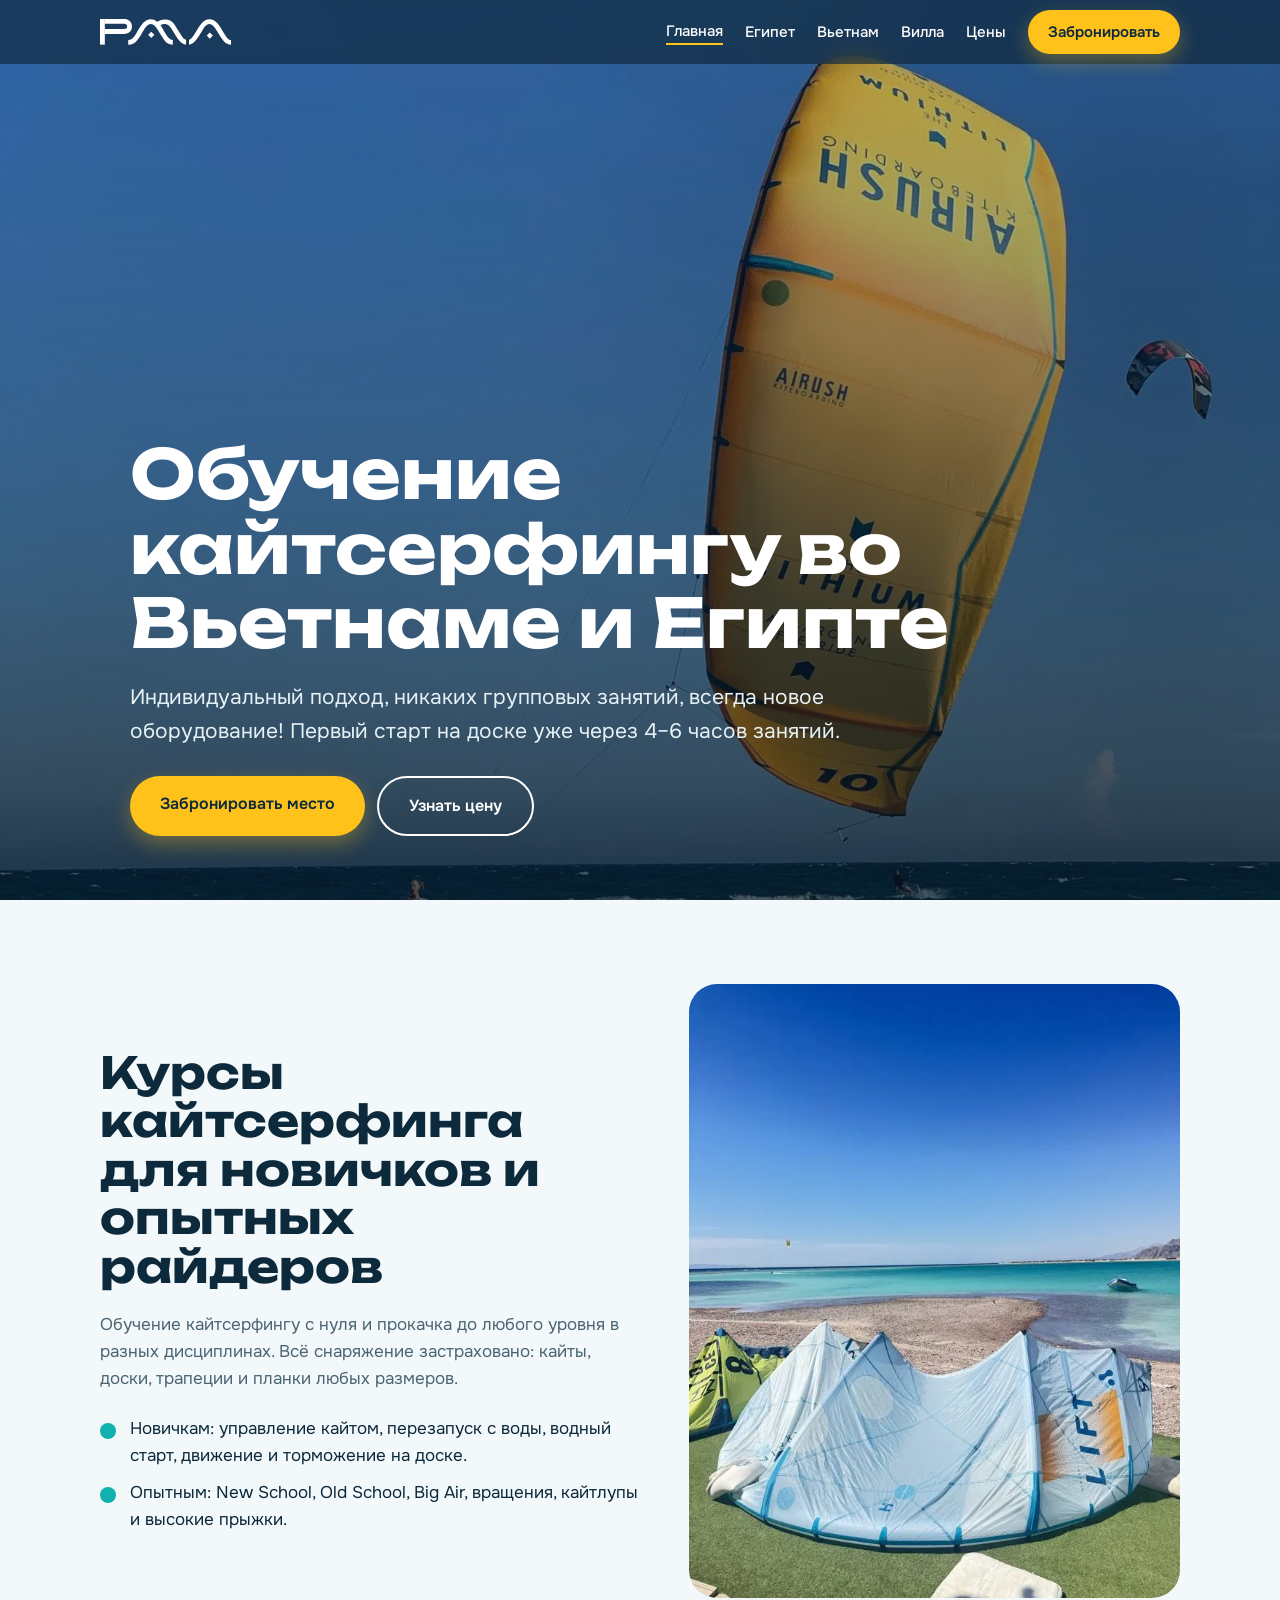
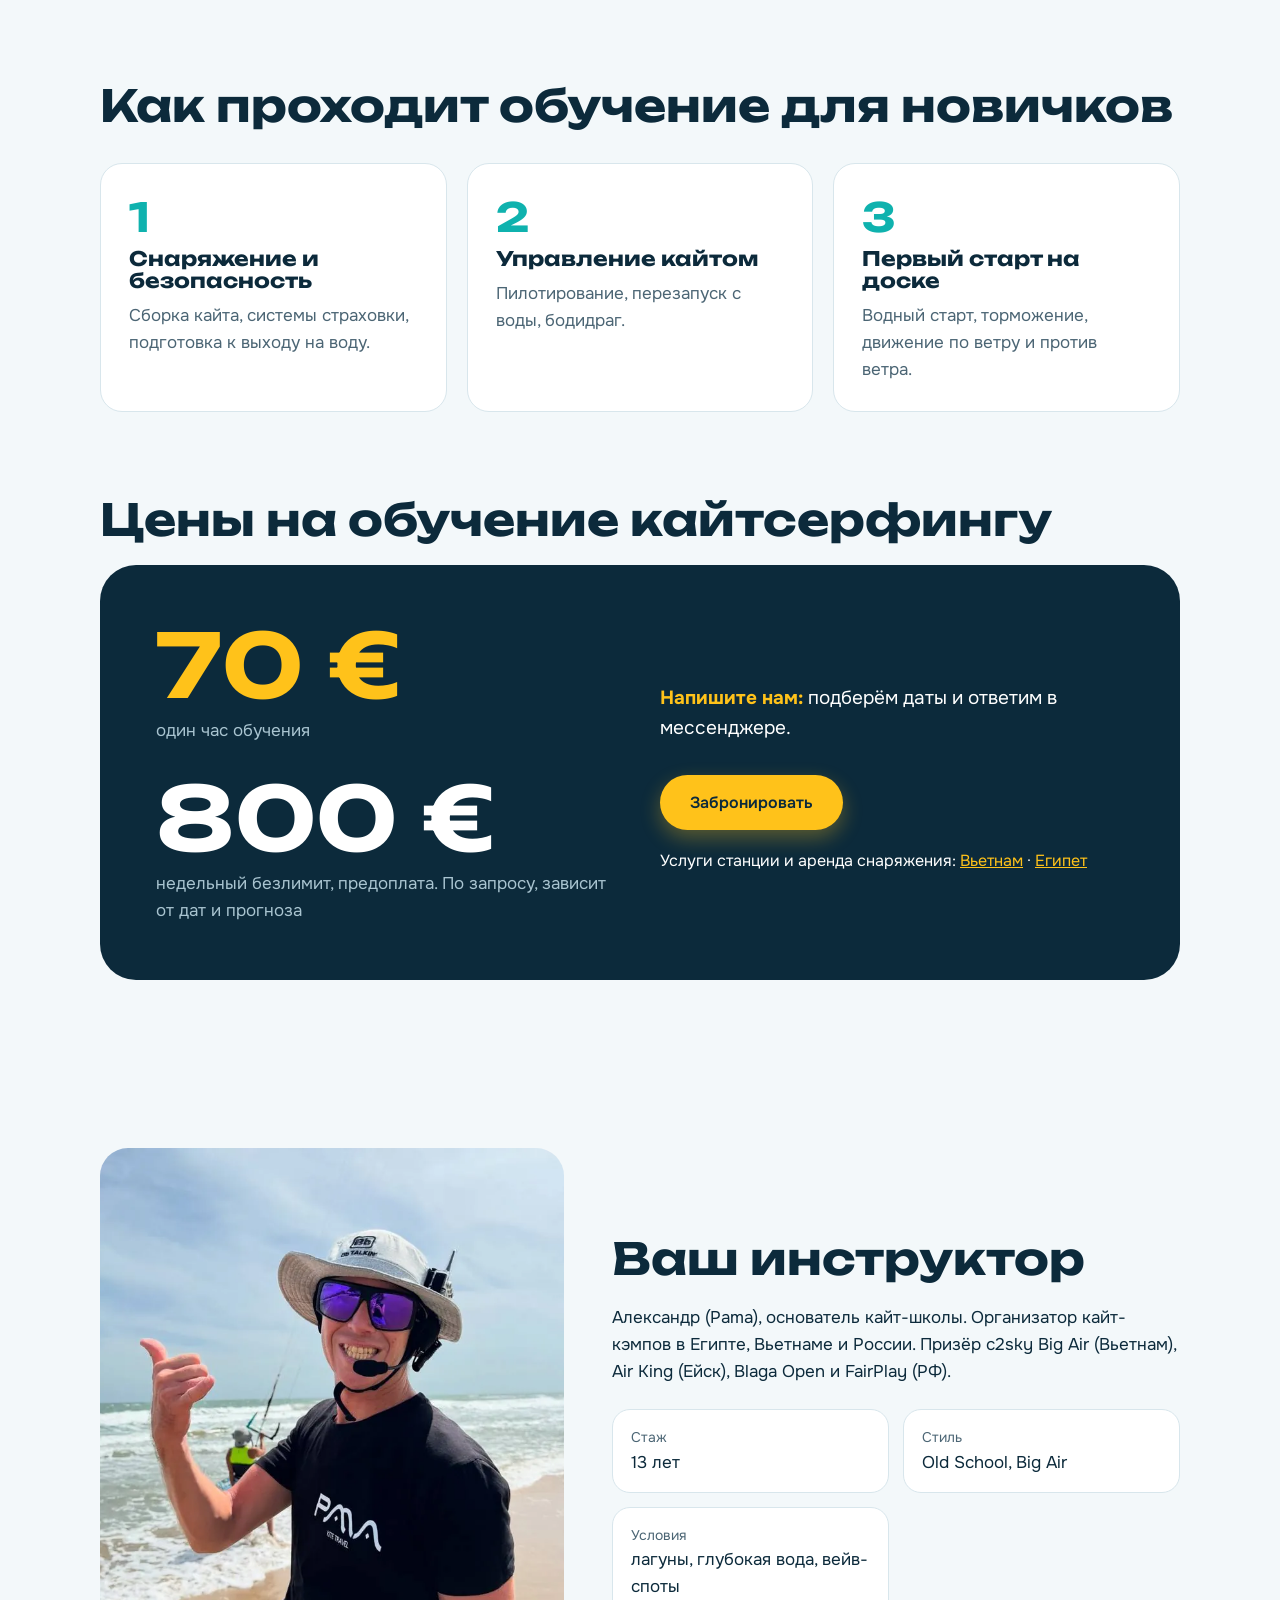
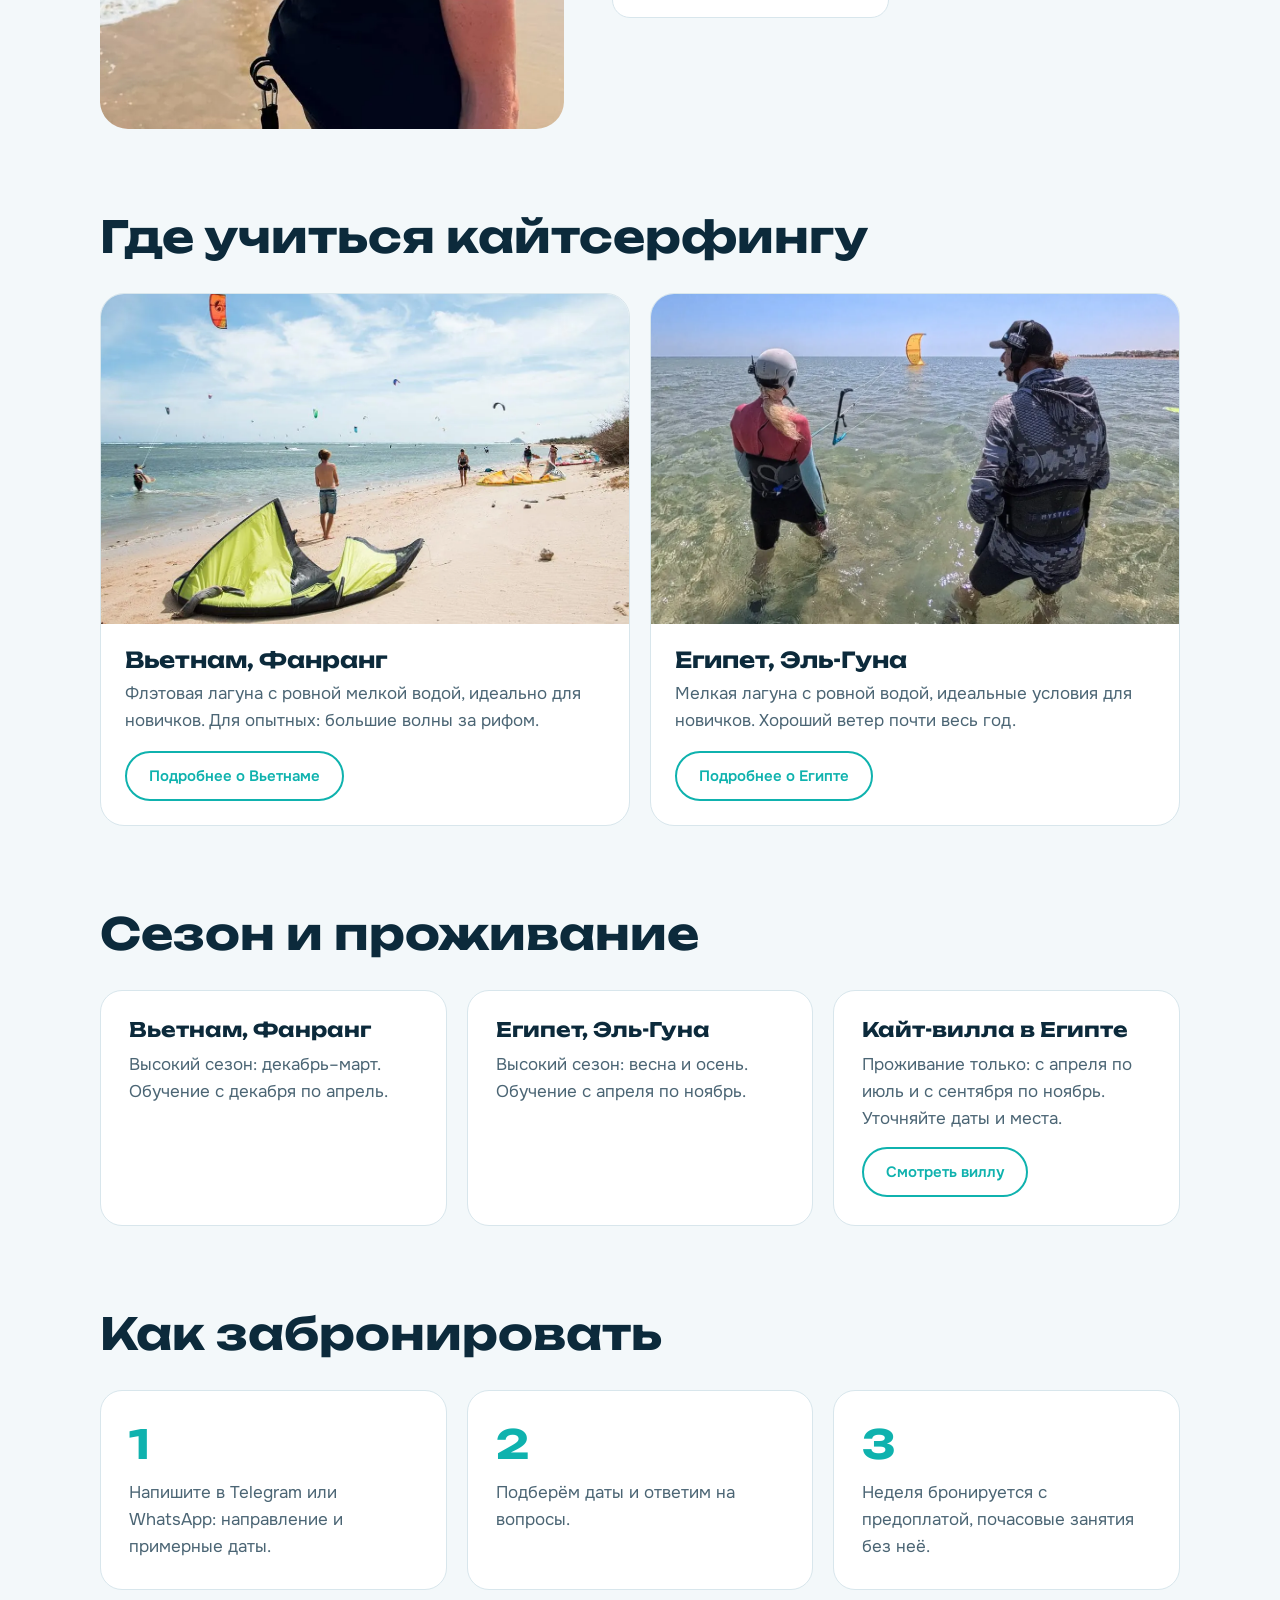
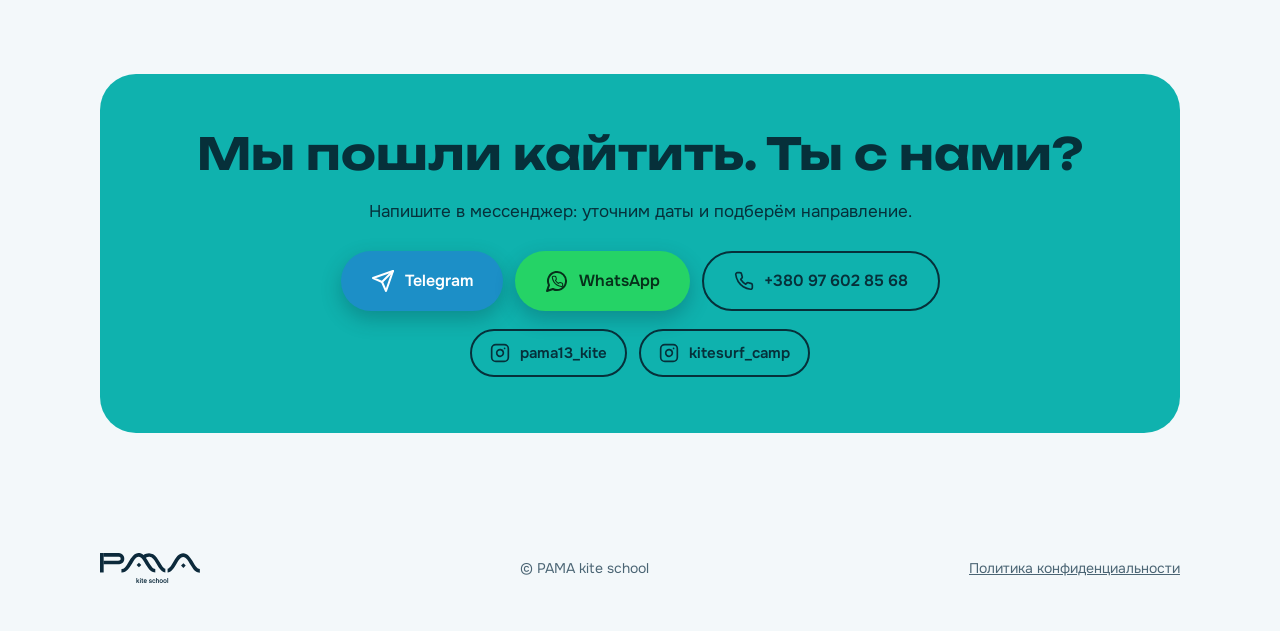
<file: index.html>
<!DOCTYPE html>
<html lang="ru">
<head>
<meta charset="utf-8">
<meta name="viewport" content="width=device-width, initial-scale=1, viewport-fit=cover">
<title>Обучение кайтсерфингу во Вьетнаме и Египте | PAMA kite school</title>
<meta name="description" content="Обучение кайтсерфингу с инструктором во Вьетнаме (Фанранг) и Египте (Эль-Гуна). Курсы для новичков и опытных. Час 70 €, неделя 800 € по предоплате.">
<link rel="canonical" href="https://pama13.com/">
<meta property="og:title" content="Обучение кайтсерфингу во Вьетнаме и Египте | PAMA kite school">
<meta property="og:description" content="Обучение кайтсерфингу с инструктором во Вьетнаме (Фанранг) и Египте (Эль-Гуна). Курсы для новичков и опытных. Час 70 €, неделя 800 € по предоплате.">
<meta property="og:image" content="https://pama13.com/og.jpg"><meta property="og:image:width" content="1200"><meta property="og:image:height" content="630"><meta name="twitter:card" content="summary_large_image"><meta name="twitter:image" content="https://pama13.com/og.jpg">
<meta property="og:url" content="https://pama13.com/"><meta property="og:type" content="website">
<meta property="og:locale" content="ru_RU">
<script type="application/ld+json">{"@context":"https://schema.org","@type":"SportsActivityLocation","name":"PAMA kite school","url":"https://pama13.com/","description":"Школа кайтсерфинга: обучение для новичков и опытных во Вьетнаме (Фанранг) и Египте.","telephone":"+380976028568","sameAs":["https://t.me/Pama13","https://instagram.com/pama13_kite"],"makesOffer":[{"@type":"Offer","name":"Неделя обучения кайтсерфингу (по предоплате)","price":"800","priceCurrency":"EUR"},{"@type":"Offer","name":"Час обучения кайтсерфингу","price":"70","priceCurrency":"EUR"}]}</script>
<link rel="icon" type="image/svg+xml" href="/favicon.svg"><link rel="icon" type="image/png" sizes="48x48" href="/favicon-48.png"><link rel="icon" href="/favicon.ico" sizes="any"><link rel="apple-touch-icon" href="/apple-touch-icon.png">
<link rel="preconnect" href="https://fonts.googleapis.com">
<link rel="preconnect" href="https://fonts.gstatic.com" crossorigin>
<link href="https://fonts.googleapis.com/css2?family=Unbounded:wght@500;700&family=Onest:wght@400;500;600&display=swap" rel="stylesheet">
<link rel="stylesheet" href="style.css">
<script>(function(m,e,t,r,i,k,a){m[i]=m[i]||function(){(m[i].a=m[i].a||[]).push(arguments)};m[i].l=1*new Date();for(var j=0;j<document.scripts.length;j++){if(document.scripts[j].src===r){return;}}k=e.createElement(t),a=e.getElementsByTagName(t)[0],k.async=1,k.src=r,a.parentNode.insertBefore(k,a)})(window,document,"script","https://mc.yandex.ru/metrika/tag.js","ym");ym(90837089,"init",{clickmap:true,trackLinks:true,accurateTrackBounce:true,webvisor:true});</script><noscript><div><img src="https://mc.yandex.ru/watch/90837089" style="position:absolute;left:-9999px" alt=""></div></noscript>
<link rel="preload" as="image" href="hero-kite.webp" fetchpriority="high">
</head>
<body>
<div id="intro" aria-hidden="true"><svg class="ilogo" role="img" aria-label="PAMA kite school" xmlns="http://www.w3.org/2000/svg" viewBox="0 0 1607 317.83"><defs><style>.cls-1{fill:#fff;}</style></defs><g><g><rect class="cls-1" y="0.02" width="58.92" height="313.36"/><path class="cls-1" d="M298.44,182.16H56.25V123.22l242.18,0c4.9,0,18.56-1.49,26.27-9.06,1.84-1.8,7.41-7.27,7.41-23.1,0-13.17-4.22-18.76-7.4-21.81-9.49-9.14-27.64-10.52-31.64-10.35l-1.13,0H56.25V0H291.51c7.13-.17,46.39.17,74.06,26.79C377.19,38,391,58.21,391,91.08c0,34-14,54.53-25.72,65.79C340.86,180.33,308.06,182.16,298.44,182.16Z"/><rect class="cls-1" x="600.42" y="167.16" width="52.98" height="52.98" transform="translate(320.55 -386.57) rotate(45)"/><rect class="cls-1" x="1315.62" y="175.99" width="52.98" height="52.98" transform="translate(536.27 -889.71) rotate(45)"/><path class="cls-1" d="M1005.05,217c-12.37-17.75-24-36-35.57-54.33-19.23-30.52-37.37-61.77-57.44-91.72-14.5-21.64-33.31-39.62-56.45-52.37-16.81-9.26-54.66-13-54.66-12.5C763.11,2.91,724.55,18.9,699.58,32.33,646.87-11.52,582.42-8.26,532,43.55,515.93,60,502.16,79.07,489.6,98.4c-18.5,28.48-34.17,58.8-52.64,87.31-11.53,17.8-24.37,35.37-39.49,50.12C381,251.91,363.34,258.48,345.7,256l-.81,58.17c2.51.15,5.06.23,7.63.23,37.42,0,67.92-16,92-43,17.14-19.18,32.31-40.39,46.36-62,18.35-28.23,34.39-57.94,52.07-86.61,11.72-19,25.13-36.87,43.61-50.07,22.49-16.06,47.8-16.87,69.47.17a170,170,0,0,1,33.43,35c15.24,21.58,27.9,44.95,42.19,67.22,18,28.07,35.5,56.56,55.19,83.43,16.55,22.59,38.3,40.22,65.46,49.17,11.94,3.94,24.7,5.4,37.69,8.11V256.44c-21.75-1.44-38.24-12.07-51.73-27.38-9.52-10.8-18.7-22.12-26.41-34.24-14.69-23.09-28.25-46.88-42.2-70.44-10.08-17-20.31-33.91-31.9-49.84,19.84-9.11,43.89-16.72,63.14-13.43,0,.37,5.59,1.7,8.24,2.22l.58.22,0-.08c24.79,5.11,41.07,22.69,55.75,42.19,8.85,11.75,16.85,24.2,24.5,36.78,17,28,33.17,56.58,50.53,84.39,14.87,23.82,32.28,45.75,54.7,63.16,17.15,13.32,35.93,22,56.74,25.11V255.39c-9.31-3.23-18.55-8.95-27.55-17.11C1017.36,231.84,1010.5,224.8,1005.05,217Z"/><path class="cls-1" d="M1555.26,231.06c-9.51-10.8-18.7-22.12-26.41-34.24-14.68-23.09-28.25-46.88-42.2-70.44-16.73-28.25-33.88-56.21-57-79.91-54.82-56.2-126-57.11-180.74-.92-16,16.45-29.8,35.52-42.35,54.85-18.51,28.48-34.17,58.8-52.64,87.31-11.53,17.8-24.38,35.37-39.49,50.12-8.56,8.34-17.42,14.11-26.44,17.4V315c29.1-4.41,53.51-19.21,73.52-41.61,17.15-19.18,32.31-40.39,46.36-62,18.35-28.23,34.39-57.94,52.08-86.61,11.72-19,25.12-36.87,43.61-50.07,22.48-16.06,47.79-16.87,69.46.17a170,170,0,0,1,33.44,35c15.24,21.58,27.9,44.95,42.18,67.22,18,28.07,35.51,56.56,55.2,83.43,16.55,22.59,38.29,40.22,65.45,49.17,12,3.94,24.71,5.4,37.7,8.11V258.44C1585.25,257,1568.75,246.37,1555.26,231.06Z"/></g></g></svg></div>
<script>try{if(sessionStorage.getItem("pama_intro")){document.getElementById("intro").style.display="none"}else{sessionStorage.setItem("pama_intro","1")}}catch(e){}</script>
<header><div class="wrap">
<a class="logo" href="index.html" aria-label="PAMA kite school: главная"><svg class="hlogo" role="img" aria-label="PAMA kite school" xmlns="http://www.w3.org/2000/svg" viewBox="0 0 1607 317.83"><defs><style>.cls-1{fill:#fff;}</style></defs><g><g><rect class="cls-1" y="0.02" width="58.92" height="313.36"/><path class="cls-1" d="M298.44,182.16H56.25V123.22l242.18,0c4.9,0,18.56-1.49,26.27-9.06,1.84-1.8,7.41-7.27,7.41-23.1,0-13.17-4.22-18.76-7.4-21.81-9.49-9.14-27.64-10.52-31.64-10.35l-1.13,0H56.25V0H291.51c7.13-.17,46.39.17,74.06,26.79C377.19,38,391,58.21,391,91.08c0,34-14,54.53-25.72,65.79C340.86,180.33,308.06,182.16,298.44,182.16Z"/><rect class="cls-1" x="600.42" y="167.16" width="52.98" height="52.98" transform="translate(320.55 -386.57) rotate(45)"/><rect class="cls-1" x="1315.62" y="175.99" width="52.98" height="52.98" transform="translate(536.27 -889.71) rotate(45)"/><path class="cls-1" d="M1005.05,217c-12.37-17.75-24-36-35.57-54.33-19.23-30.52-37.37-61.77-57.44-91.72-14.5-21.64-33.31-39.62-56.45-52.37-16.81-9.26-54.66-13-54.66-12.5C763.11,2.91,724.55,18.9,699.58,32.33,646.87-11.52,582.42-8.26,532,43.55,515.93,60,502.16,79.07,489.6,98.4c-18.5,28.48-34.17,58.8-52.64,87.31-11.53,17.8-24.37,35.37-39.49,50.12C381,251.91,363.34,258.48,345.7,256l-.81,58.17c2.51.15,5.06.23,7.63.23,37.42,0,67.92-16,92-43,17.14-19.18,32.31-40.39,46.36-62,18.35-28.23,34.39-57.94,52.07-86.61,11.72-19,25.13-36.87,43.61-50.07,22.49-16.06,47.8-16.87,69.47.17a170,170,0,0,1,33.43,35c15.24,21.58,27.9,44.95,42.19,67.22,18,28.07,35.5,56.56,55.19,83.43,16.55,22.59,38.3,40.22,65.46,49.17,11.94,3.94,24.7,5.4,37.69,8.11V256.44c-21.75-1.44-38.24-12.07-51.73-27.38-9.52-10.8-18.7-22.12-26.41-34.24-14.69-23.09-28.25-46.88-42.2-70.44-10.08-17-20.31-33.91-31.9-49.84,19.84-9.11,43.89-16.72,63.14-13.43,0,.37,5.59,1.7,8.24,2.22l.58.22,0-.08c24.79,5.11,41.07,22.69,55.75,42.19,8.85,11.75,16.85,24.2,24.5,36.78,17,28,33.17,56.58,50.53,84.39,14.87,23.82,32.28,45.75,54.7,63.16,17.15,13.32,35.93,22,56.74,25.11V255.39c-9.31-3.23-18.55-8.95-27.55-17.11C1017.36,231.84,1010.5,224.8,1005.05,217Z"/><path class="cls-1" d="M1555.26,231.06c-9.51-10.8-18.7-22.12-26.41-34.24-14.68-23.09-28.25-46.88-42.2-70.44-16.73-28.25-33.88-56.21-57-79.91-54.82-56.2-126-57.11-180.74-.92-16,16.45-29.8,35.52-42.35,54.85-18.51,28.48-34.17,58.8-52.64,87.31-11.53,17.8-24.38,35.37-39.49,50.12-8.56,8.34-17.42,14.11-26.44,17.4V315c29.1-4.41,53.51-19.21,73.52-41.61,17.15-19.18,32.31-40.39,46.36-62,18.35-28.23,34.39-57.94,52.08-86.61,11.72-19,25.12-36.87,43.61-50.07,22.48-16.06,47.79-16.87,69.46.17a170,170,0,0,1,33.44,35c15.24,21.58,27.9,44.95,42.18,67.22,18,28.07,35.51,56.56,55.2,83.43,16.55,22.59,38.29,40.22,65.45,49.17,12,3.94,24.71,5.4,37.7,8.11V258.44C1585.25,257,1568.75,246.37,1555.26,231.06Z"/></g></g></svg></a>
<nav><a href="index.html" class="d cur">Главная</a><a href="egypt.html">Египет</a><a href="vietnam.html">Вьетнам</a><a href="villa.html" class="d">Вилла</a><a href="index.html#tsena" class="d">Цены</a><a class="btn" href="#kontakty" style="padding:10px 20px;font-size:15px">Забронировать</a></nav>
</div></header>
<main id="top">

<div class="hero" style="--hero:url(hero-kite.webp)"><div class="wrap">
<h1>Обучение кайтсерфингу во Вьетнаме и Египте</h1>
<p>Индивидуальный подход, никаких групповых занятий, всегда новое оборудование! Первый старт на доске уже через 4–6 часов занятий.</p>
<div class="row"><a class="btn" href="#kontakty">Забронировать место</a><a class="btn line" href="#tsena">Узнать цену</a></div>
</div></div>

<section id="obuchenie"><div class="wrap two">
<div>
<h2>Курсы кайтсерфинга для новичков и опытных райдеров</h2>
<p>Обучение кайтсерфингу с нуля и прокачка до любого уровня в разных дисциплинах. Всё снаряжение застраховано: кайты, доски, трапеции и планки любых размеров.</p>
<ul class="ticks">
<li>Новичкам: управление кайтом, перезапуск с воды, водный старт, движение и торможение на доске.</li>
<li>Опытным: New School, Old School, Big Air, вращения, кайтлупы и высокие прыжки.</li>
</ul>
</div>
<img src="lagoon.webp" alt="Обучение кайтсерфингу: кайт на берегу лагуны" loading="lazy" width="675" height="900" decoding="async">
</div></section>

<section style="padding-top:0"><div class="wrap">
<h2>Как проходит обучение для новичков</h2>
<div class="steps">
<div class="step"><b>1</b><h3 style="font-size:20px;margin-top:6px">Снаряжение и безопасность</h3><p>Сборка кайта, системы страховки, подготовка к выходу на воду.</p></div>
<div class="step"><b>2</b><h3 style="font-size:20px;margin-top:6px">Управление кайтом</h3><p>Пилотирование, перезапуск с воды, бодидраг.</p></div>
<div class="step"><b>3</b><h3 style="font-size:20px;margin-top:6px">Первый старт на доске</h3><p>Водный старт, торможение, движение по ветру и против ветра.</p></div>
</div></div></section>

<section id="tsena" style="padding-top:0"><div class="wrap">
<h2>Цены на обучение кайтсерфингу</h2>
<div class="price">
<div><div class="big">70 €</div><small>один час обучения</small><div class="big" style="color:#fff;margin-top:30px">800 €</div><small>недельный безлимит, предоплата. По запросу, зависит от дат и прогноза</small></div>
<div>
<p class="sub"><strong>Напишите нам:</strong> подберём даты и ответим в мессенджере.</p><a class="btn" href="#kontakty" style="margin-top:12px">Забронировать</a>
<p class="sub" style="font-size:16px;margin-top:18px">Услуги станции и аренда снаряжения: <a href="vietnam.html#stoimost" style="color:var(--sun)">Вьетнам</a> · <a href="egypt.html#stoimost" style="color:var(--sun)">Египет</a></p></div>
</div></div></section>

<section id="instruktor"><div class="wrap coach">
<img src="instructor.webp" alt="Инструктор по кайтсерфингу Александр (Pama) на пляже" loading="lazy" width="900" height="900" decoding="async">
<div>
<h2>Ваш инструктор</h2>
<p>Александр (Pama), основатель кайт-школы. Организатор кайт-кэмпов в Египте, Вьетнаме и России. Призёр c2sky Big Air (Вьетнам), Air King (Ейск), Blaga Open и FairPlay (РФ).</p>
<div class="facts">
<div><span>Стаж</span>13 лет</div>
<div><span>Стиль</span>Old School, Big Air</div>
<div><span>Условия</span>лагуны, глубокая вода, вейв-споты</div>
</div>
</div>
</div></section>

<section id="strany" style="padding-top:0"><div class="wrap">
<h2>Где учиться кайтсерфингу</h2>
<div class="countries">
<div class="country"><img src="phanrang-1.webp" alt="Кайтсерфинг во Вьетнаме, лагуна Фанранг" loading="lazy" width="1100" height="733" decoding="async"><div><h3 style="font-size:22px">Вьетнам, Фанранг</h3><p>Флэтовая лагуна с ровной мелкой водой, идеально для новичков. Для опытных: большие волны за рифом.</p><a class="more" href="vietnam.html">Подробнее о Вьетнаме</a></div></div>
<div class="country"><img src="egypt-card.webp" alt="Обучение кайтсерфингу в Египте: инструктор и ученица в лагуне Эль-Гуны" loading="lazy" width="1200" height="900" decoding="async"><div><h3 style="font-size:22px">Египет, Эль-Гуна</h3><p>Мелкая лагуна с ровной водой, идеальные условия для новичков. Хороший ветер почти весь год.</p><a class="more" href="egypt.html">Подробнее о Египте</a></div></div>
</div></div></section>

<section id="villa" style="padding-top:0"><div class="wrap"><h2>Сезон и проживание</h2><div class="steps">
<div class="step"><h3 style="font-size:20px">Вьетнам, Фанранг</h3><p>Высокий сезон: декабрь–март. Обучение с декабря по апрель.</p></div>
<div class="step"><h3 style="font-size:20px">Египет, Эль-Гуна</h3><p>Высокий сезон: весна и осень. Обучение с апреля по ноябрь.</p></div>
<div class="step"><h3 style="font-size:20px">Кайт-вилла в Египте</h3><p>Проживание только: с апреля по июль и с сентября по ноябрь. Уточняйте даты и места.</p><a class="more" href="villa.html">Смотреть виллу</a></div>
</div></div></section>

<section id="kak" style="padding-top:0"><div class="wrap">
<h2>Как забронировать</h2>
<div class="steps">
<div class="step"><b>1</b><p>Напишите в Telegram или WhatsApp: направление и примерные даты.</p></div>
<div class="step"><b>2</b><p>Подберём даты и ответим на вопросы.</p></div>
<div class="step"><b>3</b><p>Неделя бронируется с предоплатой, почасовые занятия без неё.</p></div>
</div></div></section>
<section id="kontakty" style="padding-top:0"><div class="wrap"><div class="contact">
<h2>Мы пошли кайтить. Ты с нами?</h2>
<p>Напишите в мессенджер: уточним даты и подберём направление.</p>
<div class="row">
<a class="btn tg" href="https://t.me/Pama13" onclick="window.ym&&ym(90837089,'reachGoal','tg_click')"><svg class="ic" viewBox="0 0 24 24" aria-hidden="true"><path d="m22 2-7 20-4-9-9-4Z"/><path d="M22 2 11 13"/></svg>Telegram</a>
<a class="btn wa" href="https://wa.me/79897724274" onclick="window.ym&&ym(90837089,'reachGoal','wa_click')"><svg class="ic" viewBox="0 0 24 24" aria-hidden="true"><path d="M7.9 20A9 9 0 1 0 4 16.1L2 22Z"/><path transform="translate(6.2 6.2) scale(.52)" d="M22 16.92v3a2 2 0 0 1-2.18 2 19.79 19.79 0 0 1-8.63-3.07 19.5 19.5 0 0 1-6-6 19.79 19.79 0 0 1-3.07-8.67A2 2 0 0 1 4.11 2h3a2 2 0 0 1 2 1.72 12.84 12.84 0 0 0 .7 2.81 2 2 0 0 1-.45 2.11L8.09 9.91a16 16 0 0 0 6 6l1.27-1.27a2 2 0 0 1 2.11-.45 12.84 12.84 0 0 0 2.81.7A2 2 0 0 1 22 16.92z"/></svg>WhatsApp</a>
<a class="btn line" href="tel:+380976028568" onclick="window.ym&&ym(90837089,'reachGoal','phone_click')"><svg class="ic" viewBox="0 0 24 24" aria-hidden="true"><path d="M22 16.92v3a2 2 0 0 1-2.18 2 19.79 19.79 0 0 1-8.63-3.07 19.5 19.5 0 0 1-6-6 19.79 19.79 0 0 1-3.07-8.67A2 2 0 0 1 4.11 2h3a2 2 0 0 1 2 1.72 12.84 12.84 0 0 0 .7 2.81 2 2 0 0 1-.45 2.11L8.09 9.91a16 16 0 0 0 6 6l1.27-1.27a2 2 0 0 1 2.11-.45 12.84 12.84 0 0 0 2.81.7A2 2 0 0 1 22 16.92z"/></svg>+380 97 602 85 68</a>
</div>
<div class="row ig">
<a class="btn line sm" href="https://instagram.com/pama13_kite" onclick="window.ym&&ym(90837089,'reachGoal','insta_click')"><svg class="ic" viewBox="0 0 24 24" aria-hidden="true"><rect x="2" y="2" width="20" height="20" rx="5"/><path d="M16 11.37A4 4 0 1 1 12.63 8 4 4 0 0 1 16 11.37z"/><path d="M17.5 6.5h.01"/></svg>pama13_kite</a>
<a class="btn line sm" href="https://instagram.com/kitesurf_camp" onclick="window.ym&&ym(90837089,'reachGoal','insta_click')"><svg class="ic" viewBox="0 0 24 24" aria-hidden="true"><rect x="2" y="2" width="20" height="20" rx="5"/><path d="M16 11.37A4 4 0 1 1 12.63 8 4 4 0 0 1 16 11.37z"/><path d="M17.5 6.5h.01"/></svg>kitesurf_camp</a>
</div>
</div></div></section>
</main>
<footer><div class="wrap"><svg class="flogo" role="img" aria-label="PAMA kite school" xmlns="http://www.w3.org/2000/svg" viewBox="0 0 1607 482.8"><g><g><path d="M604.37,457.42l-5.66,5.82v18.51H586V401.2h12.75v46.46l4-5L618.37,425h15.32L612.6,448.66l23.34,33.09H621.21Z"/><path d="M642,410.22a6.88,6.88,0,0,1,1.86-4.92,7,7,0,0,1,5.32-1.95,7.1,7.1,0,0,1,5.35,1.95,6.82,6.82,0,0,1,1.89,4.92,6.6,6.6,0,0,1-1.89,4.83,7.13,7.13,0,0,1-5.35,1.93,7,7,0,0,1-5.32-1.93A6.66,6.66,0,0,1,642,410.22Zm13.53,71.53H642.81V425h12.75Z"/><path d="M685.4,411.21V425h10v9.44h-10v31.68c0,2.16.43,3.73,1.29,4.69s2.38,1.44,4.58,1.44a19.59,19.59,0,0,0,4.46-.52v9.86a31.53,31.53,0,0,1-8.39,1.2q-14.69,0-14.68-16.2V434.45h-9.34V425h9.34v-13.8Z"/><path d="M730.14,482.8q-12.12,0-19.64-7.63T703,454.85v-1.57a34,34,0,0,1,3.28-15.19,25,25,0,0,1,9.2-10.41A24.36,24.36,0,0,1,728.67,424q11.6,0,17.91,7.39t6.32,20.93v5.14H715.82q.57,7,4.69,11.12a14.09,14.09,0,0,0,10.36,4.09,17.26,17.26,0,0,0,14.27-7.08L752,472.1a23,23,0,0,1-9.1,7.9A28.51,28.51,0,0,1,730.14,482.8Zm-1.52-48.61a10.72,10.72,0,0,0-8.47,3.67q-3.23,3.66-4.12,10.22h24.28v-.94q-.42-6.4-3.41-9.68A10.65,10.65,0,0,0,728.62,434.19Z"/><path d="M821.34,466.34a5.78,5.78,0,0,0-2.8-5.2q-2.82-1.78-9.31-3.14a47.74,47.74,0,0,1-10.86-3.47q-9.54-4.61-9.55-13.37A15.13,15.13,0,0,1,795,428.89q6.19-4.93,15.74-4.93,10.17,0,16.44,5a16,16,0,0,1,6.27,13.06H820.71a7.87,7.87,0,0,0-2.73-6.11,10.46,10.46,0,0,0-7.23-2.44,11.34,11.34,0,0,0-6.85,1.94,6.15,6.15,0,0,0-2.65,5.2,5.17,5.17,0,0,0,2.47,4.56q2.46,1.62,10,3.28a47.22,47.22,0,0,1,11.78,3.93,16.65,16.65,0,0,1,6.34,5.48,13.9,13.9,0,0,1,2.08,7.76,14.8,14.8,0,0,1-6.35,12.41q-6.35,4.74-16.63,4.74a29.48,29.48,0,0,1-12.43-2.51,20.49,20.49,0,0,1-8.49-6.93,16.35,16.35,0,0,1-3-9.49h12.37a9,9,0,0,0,3.41,6.95,13.29,13.29,0,0,0,8.34,2.44q5,0,7.66-1.92A5.9,5.9,0,0,0,821.34,466.34Z"/><path d="M868.28,472.63a11.55,11.55,0,0,0,7.92-2.78,9.48,9.48,0,0,0,3.36-6.87h12a18.62,18.62,0,0,1-3.31,9.88,21.64,21.64,0,0,1-8.39,7.27,25,25,0,0,1-11.43,2.67q-11.91,0-18.88-7.71t-7-21.29v-1.31q0-13,6.92-20.74T868.39,424q10.11,0,16.49,5.9t6.69,15.5h-12a11.67,11.67,0,0,0-3.33-8,10.71,10.71,0,0,0-8-3.14,11.19,11.19,0,0,0-9.54,4.48q-3.36,4.49-3.41,13.61v2q0,9.24,3.33,13.77T868.28,472.63Z"/><path d="M913.75,431.2A19.93,19.93,0,0,1,929.54,424q18.13,0,18.41,20.72v37.07H935.2v-36.6q0-5.88-2.54-8.32c-1.7-1.62-4.19-2.44-7.47-2.44a12.29,12.29,0,0,0-11.44,6.82v40.54H901V401.2h12.74Z"/><path d="M958.44,452.86a33.52,33.52,0,0,1,3.3-15A24.16,24.16,0,0,1,971,427.55,26.22,26.22,0,0,1,984.76,424q11.49,0,18.65,7.39t7.73,19.62l.06,3a33.79,33.79,0,0,1-3.23,15,23.86,23.86,0,0,1-9.23,10.22,26.28,26.28,0,0,1-13.87,3.62q-12,0-19.22-8t-7.21-21.32Zm12.74,1.1q0,8.76,3.62,13.71a11.75,11.75,0,0,0,10.07,5,11.62,11.62,0,0,0,10-5q3.6-5,3.59-14.73,0-8.61-3.69-13.64a12.48,12.48,0,0,0-20-.08Q971.18,444.11,971.18,454Z"/><path d="M1019.59,452.86a33.52,33.52,0,0,1,3.3-15,24.16,24.16,0,0,1,9.28-10.28,26.23,26.23,0,0,1,13.75-3.59q11.47,0,18.64,7.39T1072.3,451l0,3a33.79,33.79,0,0,1-3.23,15,23.8,23.8,0,0,1-9.23,10.22A26.25,26.25,0,0,1,1046,482.8q-12,0-19.22-8t-7.21-21.32Zm12.74,1.1q0,8.76,3.62,13.71a11.75,11.75,0,0,0,10.07,5,11.62,11.62,0,0,0,10-5q3.6-5,3.6-14.73,0-8.61-3.7-13.64a12.48,12.48,0,0,0-20-.08Q1032.34,444.11,1032.33,454Z"/><path d="M1096.68,481.75h-12.74V401.2h12.74Z"/><rect y="0.02" width="58.92" height="313.36"/><path d="M298.44,182.16H56.25V123.22l242.18,0c4.9,0,18.56-1.49,26.27-9.06,1.84-1.8,7.41-7.27,7.41-23.1,0-13.17-4.22-18.76-7.4-21.81-9.49-9.14-27.64-10.52-31.64-10.35l-1.13,0H56.25V0H291.51c7.13-.17,46.39.17,74.06,26.79C377.19,38,391,58.21,391,91.08c0,34-14,54.53-25.72,65.79C340.86,180.33,308.06,182.16,298.44,182.16Z"/><rect x="600.42" y="167.16" width="52.98" height="52.98" transform="translate(320.55 -386.57) rotate(45)"/><rect x="1315.62" y="175.99" width="52.98" height="52.98" transform="translate(536.27 -889.71) rotate(45)"/><path d="M1005.05,217c-12.37-17.75-24-36-35.57-54.33-19.23-30.52-37.37-61.77-57.44-91.72-14.5-21.64-33.31-39.62-56.45-52.37-16.81-9.26-54.66-13-54.66-12.5C763.11,2.91,724.55,18.9,699.58,32.33,646.87-11.52,582.42-8.26,532,43.55,515.93,60,502.16,79.07,489.6,98.4c-18.5,28.48-34.17,58.8-52.64,87.31-11.53,17.8-24.37,35.37-39.49,50.12C381,251.91,363.34,258.48,345.7,256l-.81,58.17c2.51.15,5.06.23,7.63.23,37.42,0,67.92-16,92-43,17.14-19.18,32.31-40.39,46.36-62,18.35-28.23,34.39-57.94,52.07-86.61,11.72-19,25.13-36.87,43.61-50.07,22.49-16.06,47.8-16.87,69.47.17a170,170,0,0,1,33.43,35c15.24,21.58,27.9,44.95,42.19,67.22,18,28.07,35.5,56.56,55.19,83.43,16.55,22.59,38.3,40.22,65.46,49.17,11.94,3.94,24.7,5.4,37.69,8.11V256.44c-21.75-1.44-38.24-12.07-51.73-27.38-9.52-10.8-18.7-22.12-26.41-34.24-14.69-23.09-28.25-46.88-42.2-70.44-10.08-17-20.31-33.91-31.9-49.84,19.84-9.11,43.89-16.72,63.14-13.43,0,.37,5.59,1.7,8.24,2.22l.58.22,0-.08c24.79,5.11,41.07,22.69,55.75,42.19,8.85,11.75,16.85,24.2,24.5,36.78,17,28,33.17,56.58,50.53,84.39,14.87,23.82,32.28,45.75,54.7,63.16,17.15,13.32,35.93,22,56.74,25.11V255.39c-9.31-3.23-18.55-8.95-27.55-17.11C1017.36,231.84,1010.5,224.8,1005.05,217Z"/><path d="M1555.26,231.06c-9.51-10.8-18.7-22.12-26.41-34.24-14.68-23.09-28.25-46.88-42.2-70.44-16.73-28.25-33.88-56.21-57-79.91-54.82-56.2-126-57.11-180.74-.92-16,16.45-29.8,35.52-42.35,54.85-18.51,28.48-34.17,58.8-52.64,87.31-11.53,17.8-24.38,35.37-39.49,50.12-8.56,8.34-17.42,14.11-26.44,17.4V315c29.1-4.41,53.51-19.21,73.52-41.61,17.15-19.18,32.31-40.39,46.36-62,18.35-28.23,34.39-57.94,52.08-86.61,11.72-19,25.12-36.87,43.61-50.07,22.48-16.06,47.79-16.87,69.46.17a170,170,0,0,1,33.44,35c15.24,21.58,27.9,44.95,42.18,67.22,18,28.07,35.51,56.56,55.2,83.43,16.55,22.59,38.29,40.22,65.45,49.17,12,3.94,24.71,5.4,37.7,8.11V258.44C1585.25,257,1568.75,246.37,1555.26,231.06Z"/></g></g></svg><span>© PAMA kite school</span><a href="privacy-policy.html">Политика конфиденциальности</a></div></footer>
<div class="fab" id="fab"><a class="tg" href="https://t.me/Pama13" aria-label="Написать в Telegram" onclick="window.ym&&ym(90837089,'reachGoal','tg_click')"><svg class="ic" viewBox="0 0 24 24" aria-hidden="true"><path d="m22 2-7 20-4-9-9-4Z"/><path d="M22 2 11 13"/></svg><span>Написать</span></a><a class="wa" href="https://wa.me/79897724274" aria-label="Написать в WhatsApp" onclick="window.ym&&ym(90837089,'reachGoal','wa_click')"><svg class="ic" viewBox="0 0 24 24" aria-hidden="true"><path d="M7.9 20A9 9 0 1 0 4 16.1L2 22Z"/><path transform="translate(6.2 6.2) scale(.52)" d="M22 16.92v3a2 2 0 0 1-2.18 2 19.79 19.79 0 0 1-8.63-3.07 19.5 19.5 0 0 1-6-6 19.79 19.79 0 0 1-3.07-8.67A2 2 0 0 1 4.11 2h3a2 2 0 0 1 2 1.72 12.84 12.84 0 0 0 .7 2.81 2 2 0 0 1-.45 2.11L8.09 9.91a16 16 0 0 0 6 6l1.27-1.27a2 2 0 0 1 2.11-.45 12.84 12.84 0 0 0 2.81.7A2 2 0 0 1 22 16.92z"/></svg></a></div>
<script>(function(){var f=document.getElementById("fab"),k=document.getElementById("kontakty"),h=document.querySelector(".hero");if(!f||!k||!("IntersectionObserver"in window))return;var a=0,b=0;function u(){f.classList.toggle("off",!!(a||b))}new IntersectionObserver(function(e){a=e[0].isIntersecting;u()}).observe(k);if(h)new IntersectionObserver(function(e){b=e[0].isIntersecting;u()},{threshold:.35}).observe(h)})();</script>
</body>
</html>
</file>
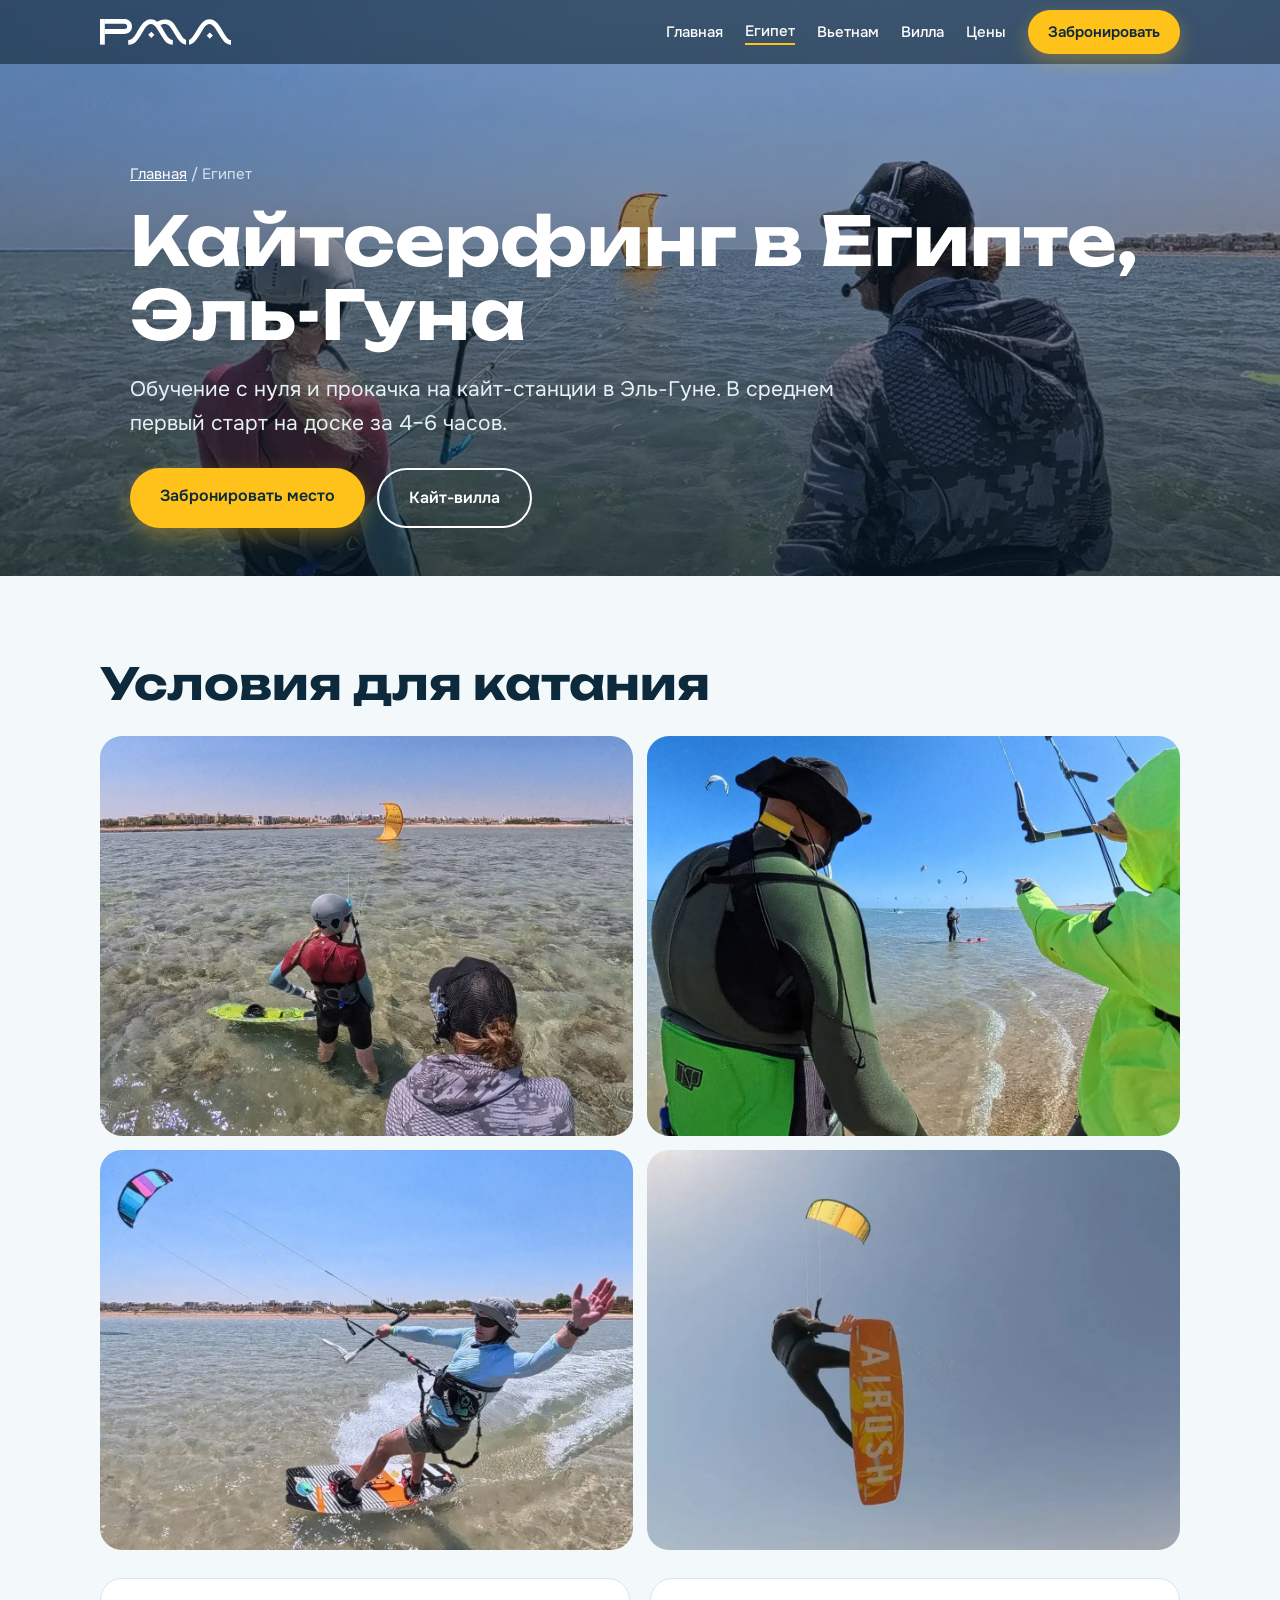
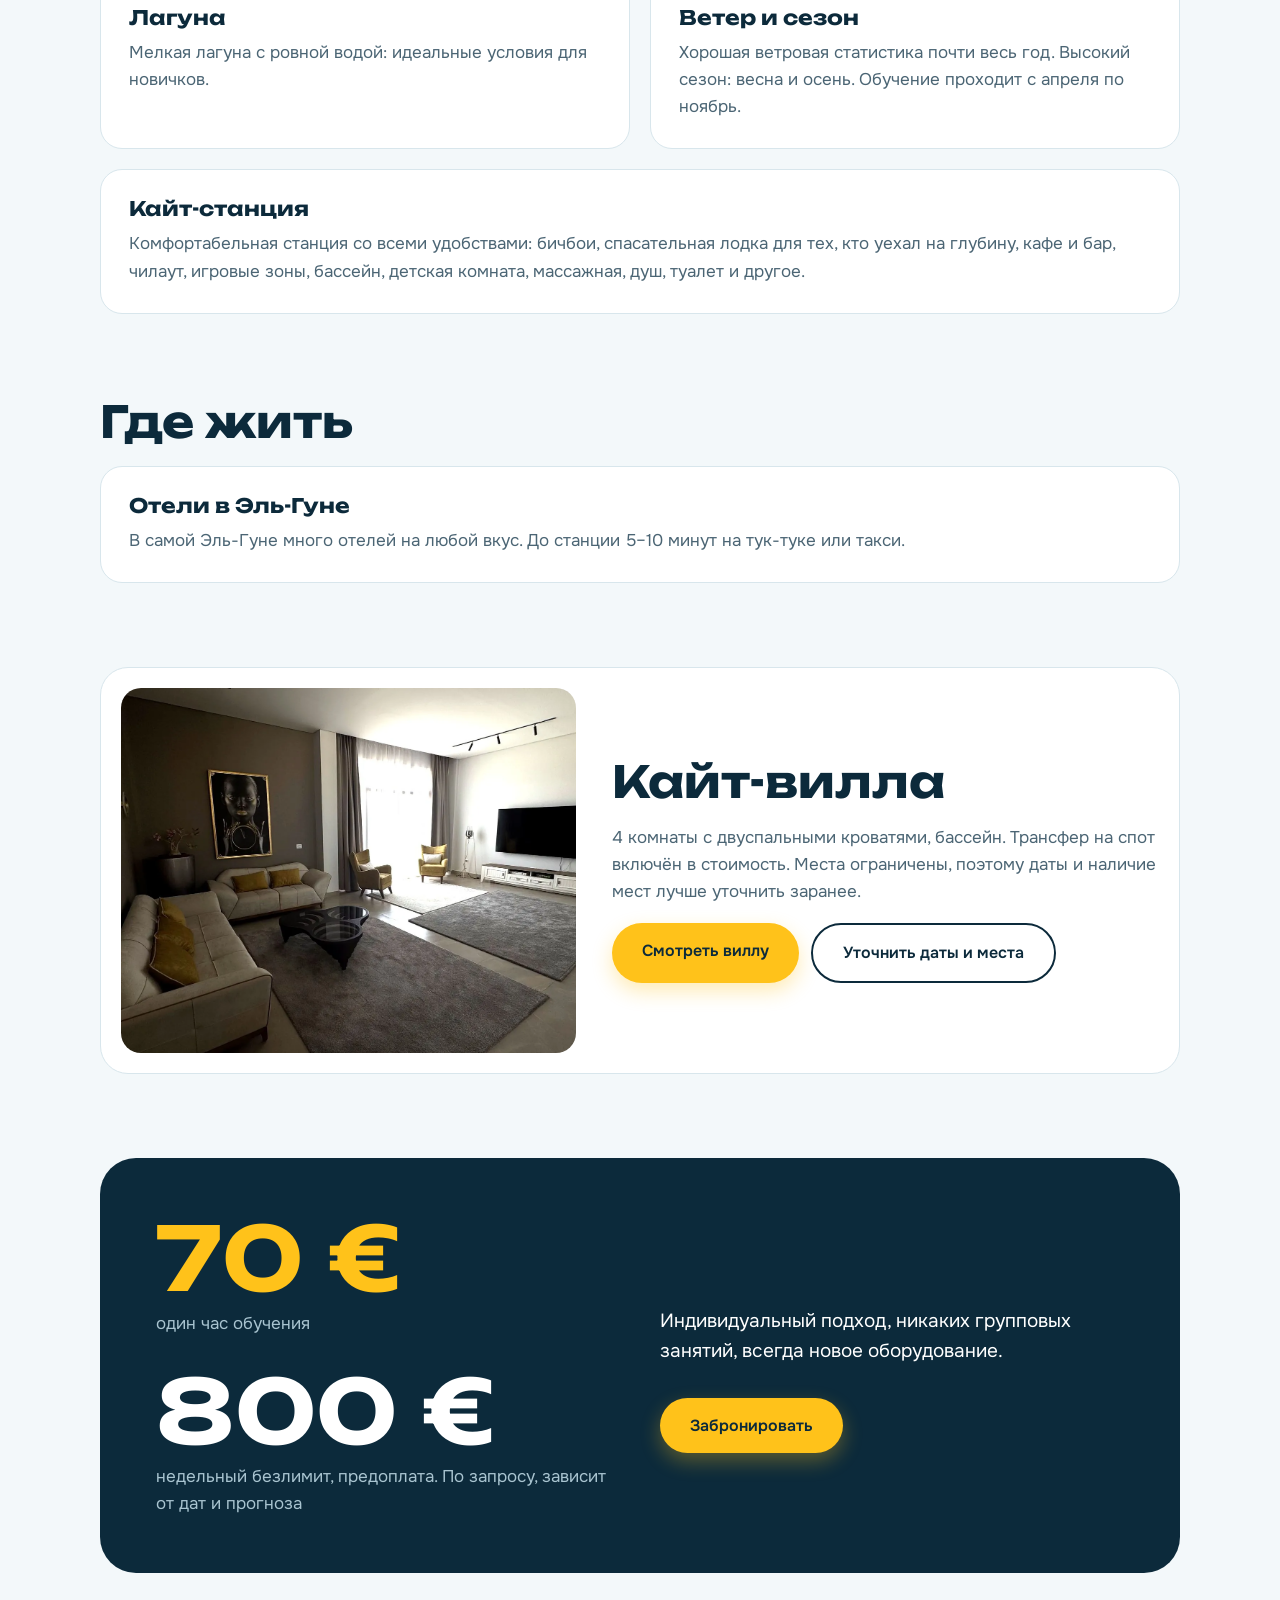
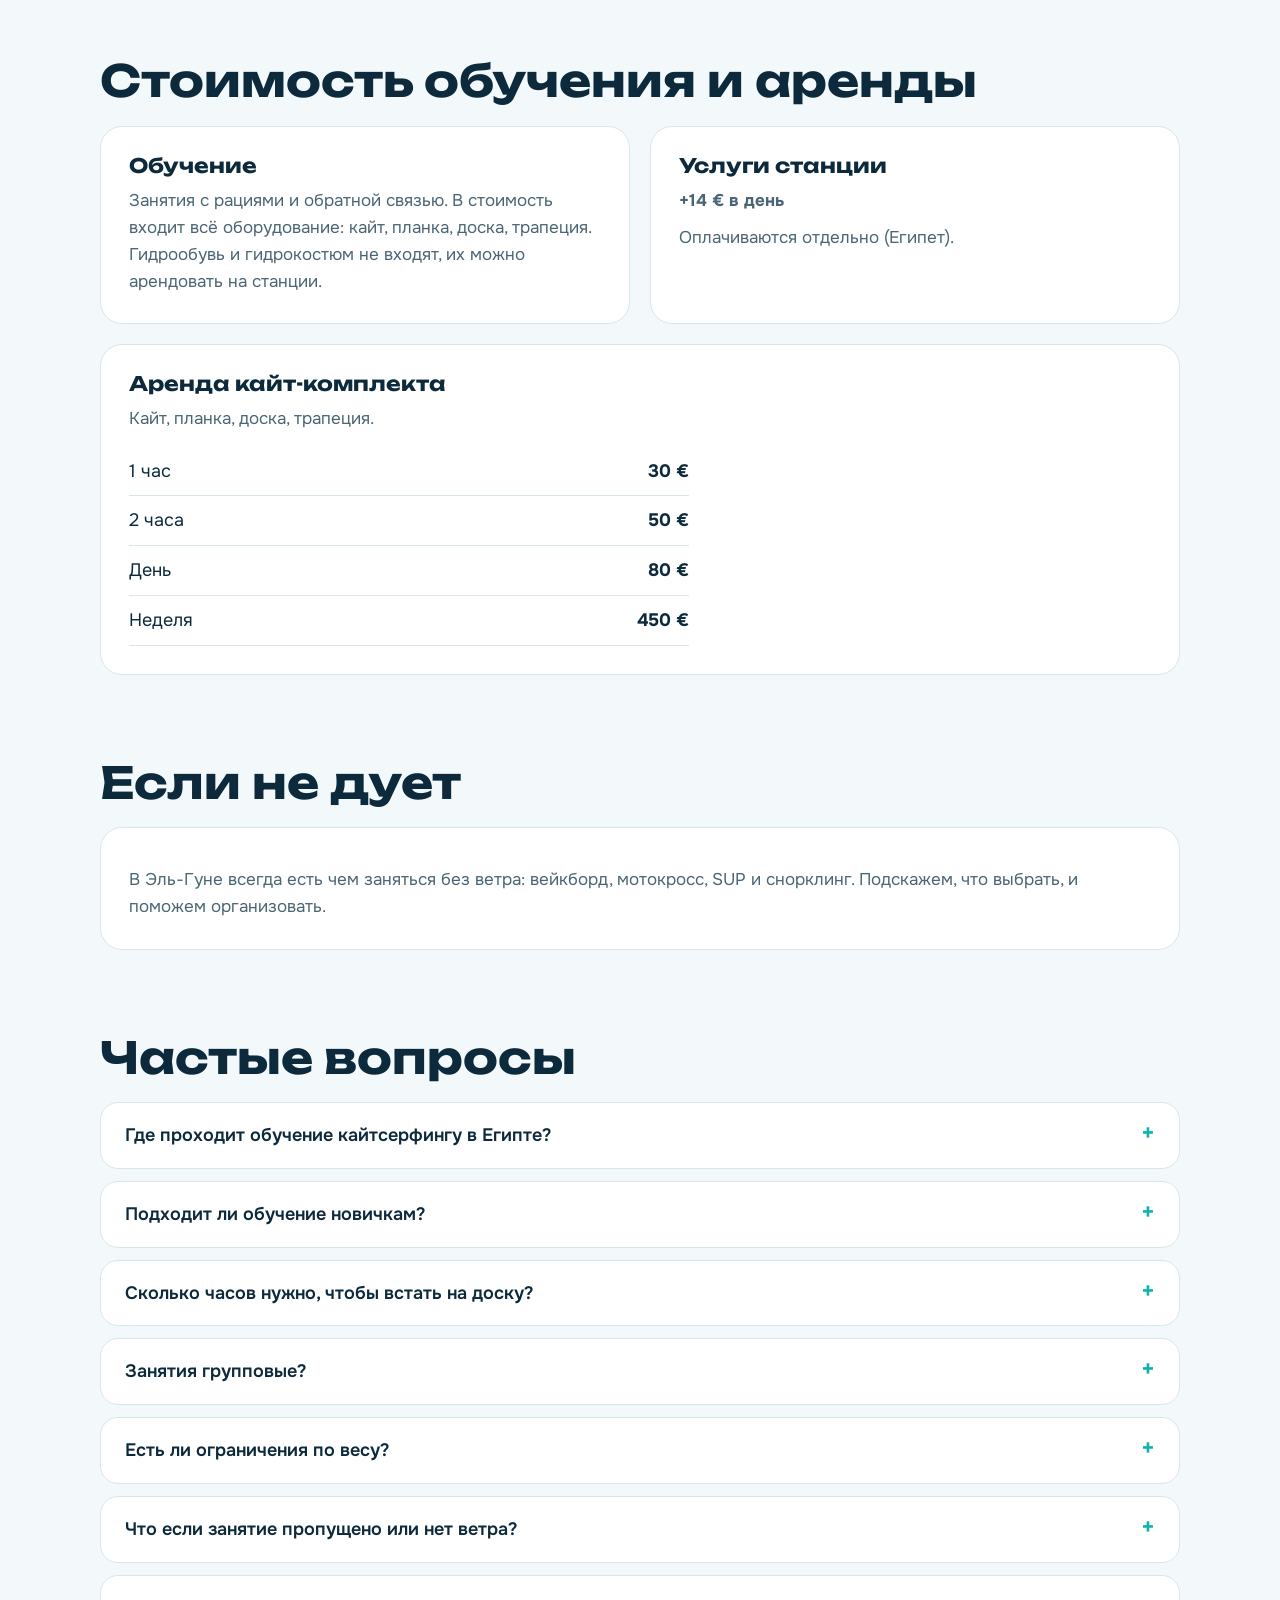
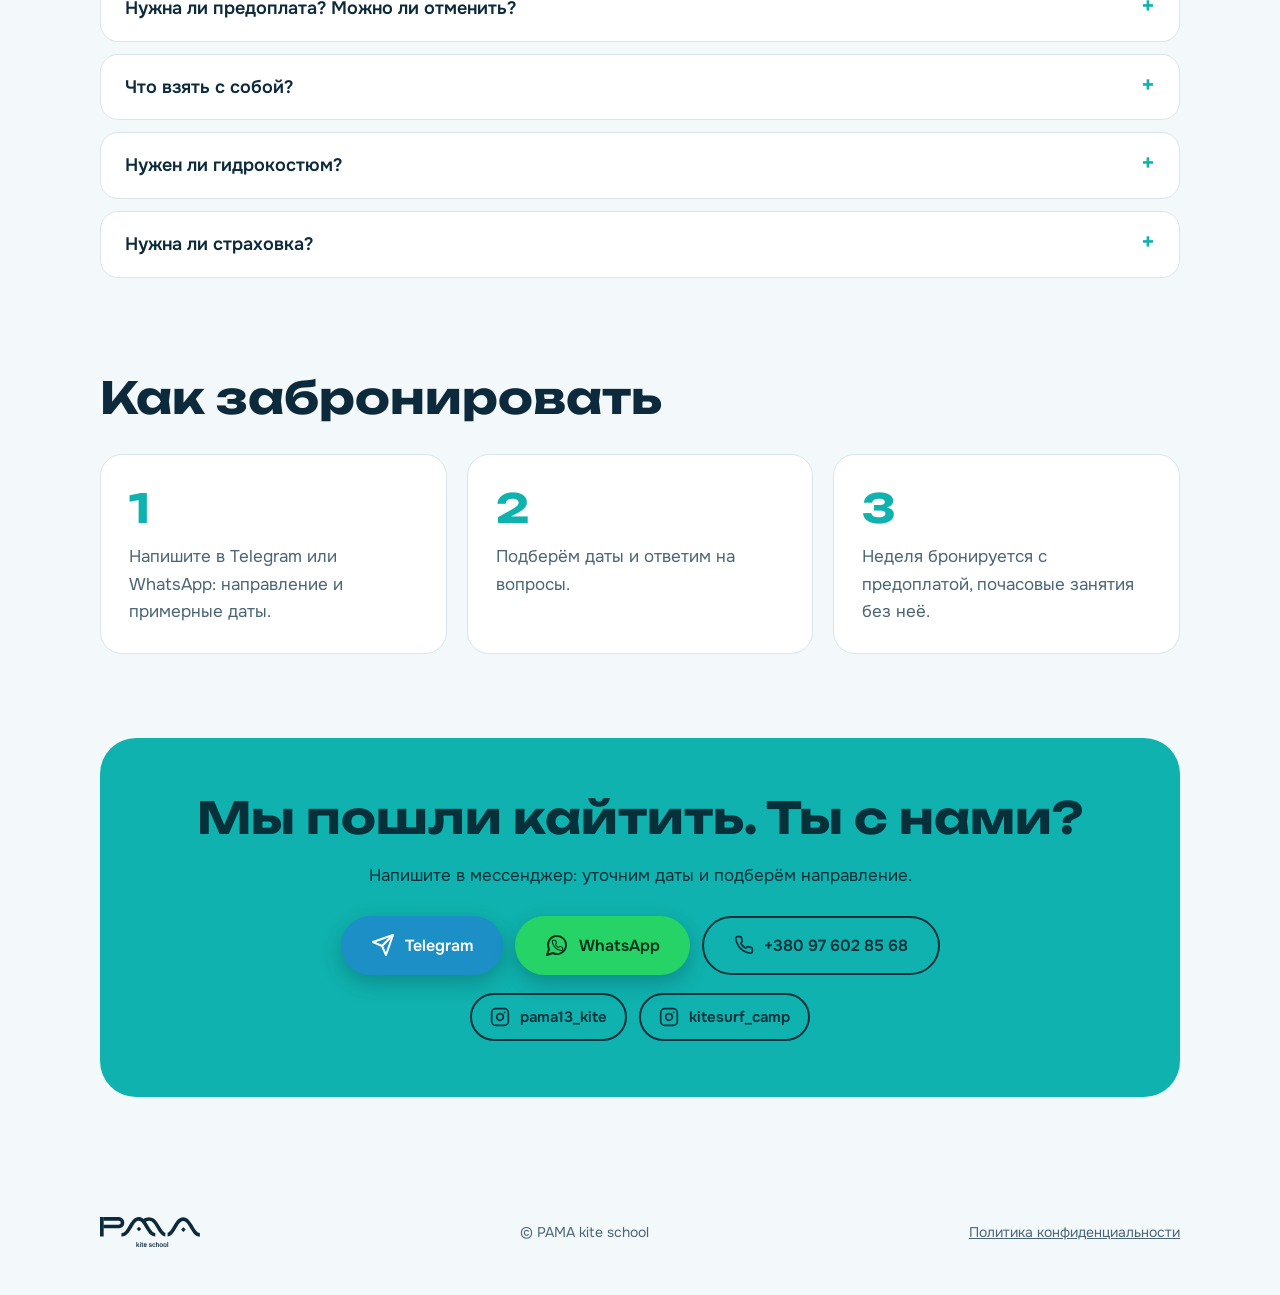
<file: egypt.html>
<!DOCTYPE html>
<html lang="ru">
<head>
<meta charset="utf-8">
<meta name="viewport" content="width=device-width, initial-scale=1, viewport-fit=cover">
<title>Кайтсерфинг в Египте, Эль-Гуна: обучение и кайт-станция | PAMA</title>
<meta name="description" content="Обучение кайтсерфингу в Египте, Эль-Гуна: мелкая лагуна с ровной водой, хороший ветер почти весь год, кайт-станция и кайт-вилла. С апреля по ноябрь.">
<link rel="canonical" href="https://pama13.com/egypt">
<meta property="og:title" content="Кайтсерфинг в Египте, Эль-Гуна: обучение и кайт-станция | PAMA">
<meta property="og:description" content="Обучение кайтсерфингу в Египте, Эль-Гуна: мелкая лагуна с ровной водой, хороший ветер почти весь год, кайт-станция и кайт-вилла. С апреля по ноябрь.">
<meta property="og:image" content="https://pama13.com/og-egypt.jpg"><meta property="og:image:width" content="1200"><meta property="og:image:height" content="630"><meta name="twitter:card" content="summary_large_image"><meta name="twitter:image" content="https://pama13.com/og-egypt.jpg">
<meta property="og:url" content="https://pama13.com/egypt"><meta property="og:type" content="website">
<meta property="og:locale" content="ru_RU">

<link rel="icon" type="image/svg+xml" href="/favicon.svg"><link rel="icon" type="image/png" sizes="48x48" href="/favicon-48.png"><link rel="icon" href="/favicon.ico" sizes="any"><link rel="apple-touch-icon" href="/apple-touch-icon.png">
<link rel="preconnect" href="https://fonts.googleapis.com">
<link rel="preconnect" href="https://fonts.gstatic.com" crossorigin>
<link href="https://fonts.googleapis.com/css2?family=Unbounded:wght@500;700&family=Onest:wght@400;500;600&display=swap" rel="stylesheet">
<link rel="stylesheet" href="style.css">
<script type="application/ld+json">{"@context": "https://schema.org", "@type": "FAQPage", "mainEntity": [{"@type": "Question", "name": "Где проходит обучение кайтсерфингу в Египте?", "acceptedAnswer": {"@type": "Answer", "text": "В Египте, в Эль-Гуне (Эль Гуна, El Gouna) на кайт-станции с мелкой лагуной."}}, {"@type": "Question", "name": "Подходит ли обучение новичкам?", "acceptedAnswer": {"@type": "Answer", "text": "Да. Занятия проходят с нуля: сначала безопасность и управление кайтом, затем доска."}}, {"@type": "Question", "name": "Сколько часов нужно, чтобы встать на доску?", "acceptedAnswer": {"@type": "Answer", "text": "В среднем 4–6 часов обучения. У каждого по-разному: зависит от способностей и подготовки ученика."}}, {"@type": "Question", "name": "Занятия групповые?", "acceptedAnswer": {"@type": "Answer", "text": "Нет. Занятия индивидуальные: инструктор занимается с каждым учеником по очереди."}}, {"@type": "Question", "name": "Есть ли ограничения по весу?", "acceptedAnswer": {"@type": "Answer", "text": "Да, минимальный вес ученика 35 кг."}}, {"@type": "Question", "name": "Что если занятие пропущено или нет ветра?", "acceptedAnswer": {"@type": "Answer", "text": "На недельном курсе занятия не переносятся: неделя засчитывается полностью."}}, {"@type": "Question", "name": "Нужна ли предоплата? Можно ли отменить?", "acceptedAnswer": {"@type": "Answer", "text": "Неделя бронируется с предоплатой. Почасовые занятия без предоплаты. Отмена крайне нежелательна, поэтому бронируйте, когда уверены в датах."}}, {"@type": "Question", "name": "Что взять с собой?", "acceptedAnswer": {"@type": "Answer", "text": "Гидрообувь (можно арендовать на станции), крем от загара, лайкру с длинным рукавом, кепку-панаму. Очки по желанию."}}, {"@type": "Question", "name": "Нужен ли гидрокостюм?", "acceptedAnswer": {"@type": "Answer", "text": "Иногда нужен. Его можно арендовать на станции."}}, {"@type": "Question", "name": "Нужна ли страховка?", "acceptedAnswer": {"@type": "Answer", "text": "Очень желательна спортивная страховка. Оформите её перед поездкой."}}]}</script>
<script>(function(m,e,t,r,i,k,a){m[i]=m[i]||function(){(m[i].a=m[i].a||[]).push(arguments)};m[i].l=1*new Date();for(var j=0;j<document.scripts.length;j++){if(document.scripts[j].src===r){return;}}k=e.createElement(t),a=e.getElementsByTagName(t)[0],k.async=1,k.src=r,a.parentNode.insertBefore(k,a)})(window,document,"script","https://mc.yandex.ru/metrika/tag.js","ym");ym(90837089,"init",{clickmap:true,trackLinks:true,accurateTrackBounce:true,webvisor:true});</script><noscript><div><img src="https://mc.yandex.ru/watch/90837089" style="position:absolute;left:-9999px" alt=""></div></noscript>
<link rel="preload" as="image" href="egypt-hero.webp" fetchpriority="high">
<script type="application/ld+json">{"@context": "https://schema.org", "@type": "BreadcrumbList", "itemListElement": [{"@type": "ListItem", "position": 1, "name": "Главная", "item": "https://pama13.com/"}, {"@type": "ListItem", "position": 2, "name": "Египет", "item": "https://pama13.com/egypt"}]}</script>
</head>
<body>
<div id="intro" aria-hidden="true"><svg class="ilogo" role="img" aria-label="PAMA kite school" xmlns="http://www.w3.org/2000/svg" viewBox="0 0 1607 317.83"><defs><style>.cls-1{fill:#fff;}</style></defs><g><g><rect class="cls-1" y="0.02" width="58.92" height="313.36"/><path class="cls-1" d="M298.44,182.16H56.25V123.22l242.18,0c4.9,0,18.56-1.49,26.27-9.06,1.84-1.8,7.41-7.27,7.41-23.1,0-13.17-4.22-18.76-7.4-21.81-9.49-9.14-27.64-10.52-31.64-10.35l-1.13,0H56.25V0H291.51c7.13-.17,46.39.17,74.06,26.79C377.19,38,391,58.21,391,91.08c0,34-14,54.53-25.72,65.79C340.86,180.33,308.06,182.16,298.44,182.16Z"/><rect class="cls-1" x="600.42" y="167.16" width="52.98" height="52.98" transform="translate(320.55 -386.57) rotate(45)"/><rect class="cls-1" x="1315.62" y="175.99" width="52.98" height="52.98" transform="translate(536.27 -889.71) rotate(45)"/><path class="cls-1" d="M1005.05,217c-12.37-17.75-24-36-35.57-54.33-19.23-30.52-37.37-61.77-57.44-91.72-14.5-21.64-33.31-39.62-56.45-52.37-16.81-9.26-54.66-13-54.66-12.5C763.11,2.91,724.55,18.9,699.58,32.33,646.87-11.52,582.42-8.26,532,43.55,515.93,60,502.16,79.07,489.6,98.4c-18.5,28.48-34.17,58.8-52.64,87.31-11.53,17.8-24.37,35.37-39.49,50.12C381,251.91,363.34,258.48,345.7,256l-.81,58.17c2.51.15,5.06.23,7.63.23,37.42,0,67.92-16,92-43,17.14-19.18,32.31-40.39,46.36-62,18.35-28.23,34.39-57.94,52.07-86.61,11.72-19,25.13-36.87,43.61-50.07,22.49-16.06,47.8-16.87,69.47.17a170,170,0,0,1,33.43,35c15.24,21.58,27.9,44.95,42.19,67.22,18,28.07,35.5,56.56,55.19,83.43,16.55,22.59,38.3,40.22,65.46,49.17,11.94,3.94,24.7,5.4,37.69,8.11V256.44c-21.75-1.44-38.24-12.07-51.73-27.38-9.52-10.8-18.7-22.12-26.41-34.24-14.69-23.09-28.25-46.88-42.2-70.44-10.08-17-20.31-33.91-31.9-49.84,19.84-9.11,43.89-16.72,63.14-13.43,0,.37,5.59,1.7,8.24,2.22l.58.22,0-.08c24.79,5.11,41.07,22.69,55.75,42.19,8.85,11.75,16.85,24.2,24.5,36.78,17,28,33.17,56.58,50.53,84.39,14.87,23.82,32.28,45.75,54.7,63.16,17.15,13.32,35.93,22,56.74,25.11V255.39c-9.31-3.23-18.55-8.95-27.55-17.11C1017.36,231.84,1010.5,224.8,1005.05,217Z"/><path class="cls-1" d="M1555.26,231.06c-9.51-10.8-18.7-22.12-26.41-34.24-14.68-23.09-28.25-46.88-42.2-70.44-16.73-28.25-33.88-56.21-57-79.91-54.82-56.2-126-57.11-180.74-.92-16,16.45-29.8,35.52-42.35,54.85-18.51,28.48-34.17,58.8-52.64,87.31-11.53,17.8-24.38,35.37-39.49,50.12-8.56,8.34-17.42,14.11-26.44,17.4V315c29.1-4.41,53.51-19.21,73.52-41.61,17.15-19.18,32.31-40.39,46.36-62,18.35-28.23,34.39-57.94,52.08-86.61,11.72-19,25.12-36.87,43.61-50.07,22.48-16.06,47.79-16.87,69.46.17a170,170,0,0,1,33.44,35c15.24,21.58,27.9,44.95,42.18,67.22,18,28.07,35.51,56.56,55.2,83.43,16.55,22.59,38.29,40.22,65.45,49.17,12,3.94,24.71,5.4,37.7,8.11V258.44C1585.25,257,1568.75,246.37,1555.26,231.06Z"/></g></g></svg></div>
<script>try{if(sessionStorage.getItem("pama_intro")){document.getElementById("intro").style.display="none"}else{sessionStorage.setItem("pama_intro","1")}}catch(e){}</script>
<header><div class="wrap">
<a class="logo" href="index.html" aria-label="PAMA kite school: главная"><svg class="hlogo" role="img" aria-label="PAMA kite school" xmlns="http://www.w3.org/2000/svg" viewBox="0 0 1607 317.83"><defs><style>.cls-1{fill:#fff;}</style></defs><g><g><rect class="cls-1" y="0.02" width="58.92" height="313.36"/><path class="cls-1" d="M298.44,182.16H56.25V123.22l242.18,0c4.9,0,18.56-1.49,26.27-9.06,1.84-1.8,7.41-7.27,7.41-23.1,0-13.17-4.22-18.76-7.4-21.81-9.49-9.14-27.64-10.52-31.64-10.35l-1.13,0H56.25V0H291.51c7.13-.17,46.39.17,74.06,26.79C377.19,38,391,58.21,391,91.08c0,34-14,54.53-25.72,65.79C340.86,180.33,308.06,182.16,298.44,182.16Z"/><rect class="cls-1" x="600.42" y="167.16" width="52.98" height="52.98" transform="translate(320.55 -386.57) rotate(45)"/><rect class="cls-1" x="1315.62" y="175.99" width="52.98" height="52.98" transform="translate(536.27 -889.71) rotate(45)"/><path class="cls-1" d="M1005.05,217c-12.37-17.75-24-36-35.57-54.33-19.23-30.52-37.37-61.77-57.44-91.72-14.5-21.64-33.31-39.62-56.45-52.37-16.81-9.26-54.66-13-54.66-12.5C763.11,2.91,724.55,18.9,699.58,32.33,646.87-11.52,582.42-8.26,532,43.55,515.93,60,502.16,79.07,489.6,98.4c-18.5,28.48-34.17,58.8-52.64,87.31-11.53,17.8-24.37,35.37-39.49,50.12C381,251.91,363.34,258.48,345.7,256l-.81,58.17c2.51.15,5.06.23,7.63.23,37.42,0,67.92-16,92-43,17.14-19.18,32.31-40.39,46.36-62,18.35-28.23,34.39-57.94,52.07-86.61,11.72-19,25.13-36.87,43.61-50.07,22.49-16.06,47.8-16.87,69.47.17a170,170,0,0,1,33.43,35c15.24,21.58,27.9,44.95,42.19,67.22,18,28.07,35.5,56.56,55.19,83.43,16.55,22.59,38.3,40.22,65.46,49.17,11.94,3.94,24.7,5.4,37.69,8.11V256.44c-21.75-1.44-38.24-12.07-51.73-27.38-9.52-10.8-18.7-22.12-26.41-34.24-14.69-23.09-28.25-46.88-42.2-70.44-10.08-17-20.31-33.91-31.9-49.84,19.84-9.11,43.89-16.72,63.14-13.43,0,.37,5.59,1.7,8.24,2.22l.58.22,0-.08c24.79,5.11,41.07,22.69,55.75,42.19,8.85,11.75,16.85,24.2,24.5,36.78,17,28,33.17,56.58,50.53,84.39,14.87,23.82,32.28,45.75,54.7,63.16,17.15,13.32,35.93,22,56.74,25.11V255.39c-9.31-3.23-18.55-8.95-27.55-17.11C1017.36,231.84,1010.5,224.8,1005.05,217Z"/><path class="cls-1" d="M1555.26,231.06c-9.51-10.8-18.7-22.12-26.41-34.24-14.68-23.09-28.25-46.88-42.2-70.44-16.73-28.25-33.88-56.21-57-79.91-54.82-56.2-126-57.11-180.74-.92-16,16.45-29.8,35.52-42.35,54.85-18.51,28.48-34.17,58.8-52.64,87.31-11.53,17.8-24.38,35.37-39.49,50.12-8.56,8.34-17.42,14.11-26.44,17.4V315c29.1-4.41,53.51-19.21,73.52-41.61,17.15-19.18,32.31-40.39,46.36-62,18.35-28.23,34.39-57.94,52.08-86.61,11.72-19,25.12-36.87,43.61-50.07,22.48-16.06,47.79-16.87,69.46.17a170,170,0,0,1,33.44,35c15.24,21.58,27.9,44.95,42.18,67.22,18,28.07,35.51,56.56,55.2,83.43,16.55,22.59,38.29,40.22,65.45,49.17,12,3.94,24.71,5.4,37.7,8.11V258.44C1585.25,257,1568.75,246.37,1555.26,231.06Z"/></g></g></svg></a>
<nav><a href="index.html" class="d">Главная</a><a href="egypt.html" class="cur">Египет</a><a href="vietnam.html">Вьетнам</a><a href="villa.html" class="d">Вилла</a><a href="index.html#tsena" class="d">Цены</a><a class="btn" href="#kontakty" style="padding:10px 20px;font-size:15px">Забронировать</a></nav>
</div></header>
<main id="top">
<div class="hero sm" style="--hero:url(egypt-hero.webp);background-position:45% 0"><div class="wrap">
<div class="crumbs" style="color:#d5e6ec"><a href="index.html" style="color:#fff">Главная</a> / Египет</div>
<h1>Кайтсерфинг в Египте, Эль-Гуна</h1>
<p>Обучение с нуля и прокачка на кайт-станции в Эль-Гуне. В среднем первый старт на доске за 4–6 часов.</p>
<div class="row"><a class="btn" href="#kontakty">Забронировать место</a><a class="btn line" href="villa.html">Кайт-вилла</a></div>
</div></div>
<section><div class="wrap">
<h2>Условия для катания</h2>
<div class="gal four">
<img class="g1" src="egypt-lesson.webp" alt="Урок кайтсерфинга в Эль-Гуне: инструктор и ученица на мелкой воде" loading="lazy" width="1200" height="900" decoding="async">
<img src="egypt-show.webp" alt="Инструктор показывает ученику, как управлять кайтом" loading="lazy" width="1200" height="900" decoding="async">
<img src="egypt-ride.webp" alt="Ученик катается на мелкой воде в Эль-Гуне" loading="lazy" width="1200" height="900" decoding="async">
<img src="egypt-jump2.webp" alt="Прыжок на кайтсерфе над лагуной Эль-Гуны" loading="lazy" width="1200" height="900" decoding="async">
</div>
<div class="pr">
<div class="step"><h3 style="font-size:20px">Лагуна</h3>
<p>Мелкая лагуна с ровной водой: идеальные условия для новичков.</p></div>
<div class="step"><h3 style="font-size:20px">Ветер и сезон</h3>
<p>Хорошая ветровая статистика почти весь год. Высокий сезон: весна и осень. Обучение проходит с апреля по ноябрь.</p></div>
<div class="step wide"><h3 style="font-size:20px">Кайт-станция</h3>
<p>Комфортабельная станция со всеми удобствами: бичбои, спасательная лодка для тех, кто уехал на глубину, кафе и бар, чилаут, игровые зоны, бассейн, детская комната, массажная, душ, туалет и другое.</p></div>
</div></div></section>
<section style="padding-top:0"><div class="wrap">
<h2>Где жить</h2>
<div class="pr">
<div class="step wide"><h3 style="font-size:20px">Отели в Эль-Гуне</h3>
<p>В самой Эль-Гуне много отелей на любой вкус. До станции 5–10 минут на тук-туке или такси.</p></div>
</div></div></section>
<section style="padding-top:0"><div class="wrap">
<div class="promo">
<img src="villa-living-wide.webp" alt="Гостиная кайт-виллы в Египте" loading="lazy" width="1800" height="1013" decoding="async">
<div>
<h2 style="margin-bottom:12px">Кайт-вилла</h2>
<p>4 комнаты с двуспальными кроватями, бассейн. Трансфер на спот включён в стоимость. Места ограничены, поэтому даты и наличие мест лучше уточнить заранее.</p>
<div class="row" style="display:flex;gap:12px;flex-wrap:wrap;margin-top:18px"><a class="btn" href="villa.html">Смотреть виллу</a><a class="btn line" href="#kontakty">Уточнить даты и места</a></div>
</div></div></div></section>
<section style="padding-top:0"><div class="wrap"><div class="price">
<div><div class="big">70 €</div><small>один час обучения</small><div class="big" style="color:#fff;margin-top:30px">800 €</div><small>недельный безлимит, предоплата. По запросу, зависит от дат и прогноза</small></div>
<div>
<p class="sub">Индивидуальный подход, никаких групповых занятий, всегда новое оборудование.</p><a class="btn" href="#kontakty" style="margin-top:12px">Забронировать</a></div>
</div></div></section>
<section id="stoimost" style="padding-top:0"><div class="wrap">
<h2>Стоимость обучения и аренды</h2>
<div class="pr">
<div class="step"><h3>Обучение</h3><p>Занятия с рациями и обратной связью. В стоимость входит всё оборудование: кайт, планка, доска, трапеция. Гидрообувь и гидрокостюм не входят, их можно арендовать на станции.</p></div>
<div class="step"><h3>Услуги станции</h3><p><strong>+14 € в день</strong></p><p>Оплачиваются отдельно (Египет).</p></div>
<div class="step wide"><h3>Аренда кайт-комплекта</h3><p>Кайт, планка, доска, трапеция.</p>
<table class="tbl"><tr><td>1 час</td><td>30 €</td></tr><tr><td>2 часа</td><td>50 €</td></tr><tr><td>День</td><td>80 €</td></tr><tr><td>Неделя</td><td>450 €</td></tr></table></div>
</div></div></section>
<section style="padding-top:0"><div class="wrap">
<h2>Если не дует</h2>
<div class="pr"><div class="step wide"><p>В Эль-Гуне всегда есть чем заняться без ветра: вейкборд, мотокросс, SUP и снорклинг. Подскажем, что выбрать, и поможем организовать.</p></div></div>
</div></section>
<section id="faq" style="padding-top:0"><div class="wrap"><h2>Частые вопросы</h2><div class="faq"><details><summary>Где проходит обучение кайтсерфингу в Египте?</summary><p>В Египте, в Эль-Гуне (Эль Гуна, El Gouna) на кайт-станции с мелкой лагуной.</p></details><details><summary>Подходит ли обучение новичкам?</summary><p>Да. Занятия проходят с нуля: сначала безопасность и управление кайтом, затем доска.</p></details><details><summary>Сколько часов нужно, чтобы встать на доску?</summary><p>В среднем 4–6 часов обучения. У каждого по-разному: зависит от способностей и подготовки ученика.</p></details><details><summary>Занятия групповые?</summary><p>Нет. Занятия индивидуальные: инструктор занимается с каждым учеником по очереди.</p></details><details><summary>Есть ли ограничения по весу?</summary><p>Да, минимальный вес ученика 35 кг.</p></details><details><summary>Что если занятие пропущено или нет ветра?</summary><p>На недельном курсе занятия не переносятся: неделя засчитывается полностью.</p></details><details><summary>Нужна ли предоплата? Можно ли отменить?</summary><p>Предоплата нужна только на неделю, почасовые занятия без неё. Отменить бронь можно не позже чем за две недели до занятий.</p></details><details><summary>Что взять с собой?</summary><p>Гидрообувь (можно арендовать на станции), крем от загара, лайкру с длинным рукавом, кепку-панаму. Очки по желанию.</p></details><details><summary>Нужен ли гидрокостюм?</summary><p>Иногда нужен. Его можно арендовать на станции.</p></details><details><summary>Нужна ли страховка?</summary><p>Очень желательна спортивная страховка. Оформите её перед поездкой.</p></details></div></div></section>
<section id="kak" style="padding-top:0"><div class="wrap">
<h2>Как забронировать</h2>
<div class="steps">
<div class="step"><b>1</b><p>Напишите в Telegram или WhatsApp: направление и примерные даты.</p></div>
<div class="step"><b>2</b><p>Подберём даты и ответим на вопросы.</p></div>
<div class="step"><b>3</b><p>Неделя бронируется с предоплатой, почасовые занятия без неё.</p></div>
</div></div></section>
<section id="kontakty" style="padding-top:0"><div class="wrap"><div class="contact">
<h2>Мы пошли кайтить. Ты с нами?</h2>
<p>Напишите в мессенджер: уточним даты и подберём направление.</p>
<div class="row">
<a class="btn tg" href="https://t.me/Pama13" onclick="window.ym&&ym(90837089,'reachGoal','tg_click')"><svg class="ic" viewBox="0 0 24 24" aria-hidden="true"><path d="m22 2-7 20-4-9-9-4Z"/><path d="M22 2 11 13"/></svg>Telegram</a>
<a class="btn wa" href="https://wa.me/79897724274" onclick="window.ym&&ym(90837089,'reachGoal','wa_click')"><svg class="ic" viewBox="0 0 24 24" aria-hidden="true"><path d="M7.9 20A9 9 0 1 0 4 16.1L2 22Z"/><path transform="translate(6.2 6.2) scale(.52)" d="M22 16.92v3a2 2 0 0 1-2.18 2 19.79 19.79 0 0 1-8.63-3.07 19.5 19.5 0 0 1-6-6 19.79 19.79 0 0 1-3.07-8.67A2 2 0 0 1 4.11 2h3a2 2 0 0 1 2 1.72 12.84 12.84 0 0 0 .7 2.81 2 2 0 0 1-.45 2.11L8.09 9.91a16 16 0 0 0 6 6l1.27-1.27a2 2 0 0 1 2.11-.45 12.84 12.84 0 0 0 2.81.7A2 2 0 0 1 22 16.92z"/></svg>WhatsApp</a>
<a class="btn line" href="tel:+380976028568" onclick="window.ym&&ym(90837089,'reachGoal','phone_click')"><svg class="ic" viewBox="0 0 24 24" aria-hidden="true"><path d="M22 16.92v3a2 2 0 0 1-2.18 2 19.79 19.79 0 0 1-8.63-3.07 19.5 19.5 0 0 1-6-6 19.79 19.79 0 0 1-3.07-8.67A2 2 0 0 1 4.11 2h3a2 2 0 0 1 2 1.72 12.84 12.84 0 0 0 .7 2.81 2 2 0 0 1-.45 2.11L8.09 9.91a16 16 0 0 0 6 6l1.27-1.27a2 2 0 0 1 2.11-.45 12.84 12.84 0 0 0 2.81.7A2 2 0 0 1 22 16.92z"/></svg>+380 97 602 85 68</a>
</div>
<div class="row ig">
<a class="btn line sm" href="https://instagram.com/pama13_kite" onclick="window.ym&&ym(90837089,'reachGoal','insta_click')"><svg class="ic" viewBox="0 0 24 24" aria-hidden="true"><rect x="2" y="2" width="20" height="20" rx="5"/><path d="M16 11.37A4 4 0 1 1 12.63 8 4 4 0 0 1 16 11.37z"/><path d="M17.5 6.5h.01"/></svg>pama13_kite</a>
<a class="btn line sm" href="https://instagram.com/kitesurf_camp" onclick="window.ym&&ym(90837089,'reachGoal','insta_click')"><svg class="ic" viewBox="0 0 24 24" aria-hidden="true"><rect x="2" y="2" width="20" height="20" rx="5"/><path d="M16 11.37A4 4 0 1 1 12.63 8 4 4 0 0 1 16 11.37z"/><path d="M17.5 6.5h.01"/></svg>kitesurf_camp</a>
</div>
</div></div></section>
</main>
<footer><div class="wrap"><svg class="flogo" role="img" aria-label="PAMA kite school" xmlns="http://www.w3.org/2000/svg" viewBox="0 0 1607 482.8"><g><g><path d="M604.37,457.42l-5.66,5.82v18.51H586V401.2h12.75v46.46l4-5L618.37,425h15.32L612.6,448.66l23.34,33.09H621.21Z"/><path d="M642,410.22a6.88,6.88,0,0,1,1.86-4.92,7,7,0,0,1,5.32-1.95,7.1,7.1,0,0,1,5.35,1.95,6.82,6.82,0,0,1,1.89,4.92,6.6,6.6,0,0,1-1.89,4.83,7.13,7.13,0,0,1-5.35,1.93,7,7,0,0,1-5.32-1.93A6.66,6.66,0,0,1,642,410.22Zm13.53,71.53H642.81V425h12.75Z"/><path d="M685.4,411.21V425h10v9.44h-10v31.68c0,2.16.43,3.73,1.29,4.69s2.38,1.44,4.58,1.44a19.59,19.59,0,0,0,4.46-.52v9.86a31.53,31.53,0,0,1-8.39,1.2q-14.69,0-14.68-16.2V434.45h-9.34V425h9.34v-13.8Z"/><path d="M730.14,482.8q-12.12,0-19.64-7.63T703,454.85v-1.57a34,34,0,0,1,3.28-15.19,25,25,0,0,1,9.2-10.41A24.36,24.36,0,0,1,728.67,424q11.6,0,17.91,7.39t6.32,20.93v5.14H715.82q.57,7,4.69,11.12a14.09,14.09,0,0,0,10.36,4.09,17.26,17.26,0,0,0,14.27-7.08L752,472.1a23,23,0,0,1-9.1,7.9A28.51,28.51,0,0,1,730.14,482.8Zm-1.52-48.61a10.72,10.72,0,0,0-8.47,3.67q-3.23,3.66-4.12,10.22h24.28v-.94q-.42-6.4-3.41-9.68A10.65,10.65,0,0,0,728.62,434.19Z"/><path d="M821.34,466.34a5.78,5.78,0,0,0-2.8-5.2q-2.82-1.78-9.31-3.14a47.74,47.74,0,0,1-10.86-3.47q-9.54-4.61-9.55-13.37A15.13,15.13,0,0,1,795,428.89q6.19-4.93,15.74-4.93,10.17,0,16.44,5a16,16,0,0,1,6.27,13.06H820.71a7.87,7.87,0,0,0-2.73-6.11,10.46,10.46,0,0,0-7.23-2.44,11.34,11.34,0,0,0-6.85,1.94,6.15,6.15,0,0,0-2.65,5.2,5.17,5.17,0,0,0,2.47,4.56q2.46,1.62,10,3.28a47.22,47.22,0,0,1,11.78,3.93,16.65,16.65,0,0,1,6.34,5.48,13.9,13.9,0,0,1,2.08,7.76,14.8,14.8,0,0,1-6.35,12.41q-6.35,4.74-16.63,4.74a29.48,29.48,0,0,1-12.43-2.51,20.49,20.49,0,0,1-8.49-6.93,16.35,16.35,0,0,1-3-9.49h12.37a9,9,0,0,0,3.41,6.95,13.29,13.29,0,0,0,8.34,2.44q5,0,7.66-1.92A5.9,5.9,0,0,0,821.34,466.34Z"/><path d="M868.28,472.63a11.55,11.55,0,0,0,7.92-2.78,9.48,9.48,0,0,0,3.36-6.87h12a18.62,18.62,0,0,1-3.31,9.88,21.64,21.64,0,0,1-8.39,7.27,25,25,0,0,1-11.43,2.67q-11.91,0-18.88-7.71t-7-21.29v-1.31q0-13,6.92-20.74T868.39,424q10.11,0,16.49,5.9t6.69,15.5h-12a11.67,11.67,0,0,0-3.33-8,10.71,10.71,0,0,0-8-3.14,11.19,11.19,0,0,0-9.54,4.48q-3.36,4.49-3.41,13.61v2q0,9.24,3.33,13.77T868.28,472.63Z"/><path d="M913.75,431.2A19.93,19.93,0,0,1,929.54,424q18.13,0,18.41,20.72v37.07H935.2v-36.6q0-5.88-2.54-8.32c-1.7-1.62-4.19-2.44-7.47-2.44a12.29,12.29,0,0,0-11.44,6.82v40.54H901V401.2h12.74Z"/><path d="M958.44,452.86a33.52,33.52,0,0,1,3.3-15A24.16,24.16,0,0,1,971,427.55,26.22,26.22,0,0,1,984.76,424q11.49,0,18.65,7.39t7.73,19.62l.06,3a33.79,33.79,0,0,1-3.23,15,23.86,23.86,0,0,1-9.23,10.22,26.28,26.28,0,0,1-13.87,3.62q-12,0-19.22-8t-7.21-21.32Zm12.74,1.1q0,8.76,3.62,13.71a11.75,11.75,0,0,0,10.07,5,11.62,11.62,0,0,0,10-5q3.6-5,3.59-14.73,0-8.61-3.69-13.64a12.48,12.48,0,0,0-20-.08Q971.18,444.11,971.18,454Z"/><path d="M1019.59,452.86a33.52,33.52,0,0,1,3.3-15,24.16,24.16,0,0,1,9.28-10.28,26.23,26.23,0,0,1,13.75-3.59q11.47,0,18.64,7.39T1072.3,451l0,3a33.79,33.79,0,0,1-3.23,15,23.8,23.8,0,0,1-9.23,10.22A26.25,26.25,0,0,1,1046,482.8q-12,0-19.22-8t-7.21-21.32Zm12.74,1.1q0,8.76,3.62,13.71a11.75,11.75,0,0,0,10.07,5,11.62,11.62,0,0,0,10-5q3.6-5,3.6-14.73,0-8.61-3.7-13.64a12.48,12.48,0,0,0-20-.08Q1032.34,444.11,1032.33,454Z"/><path d="M1096.68,481.75h-12.74V401.2h12.74Z"/><rect y="0.02" width="58.92" height="313.36"/><path d="M298.44,182.16H56.25V123.22l242.18,0c4.9,0,18.56-1.49,26.27-9.06,1.84-1.8,7.41-7.27,7.41-23.1,0-13.17-4.22-18.76-7.4-21.81-9.49-9.14-27.64-10.52-31.64-10.35l-1.13,0H56.25V0H291.51c7.13-.17,46.39.17,74.06,26.79C377.19,38,391,58.21,391,91.08c0,34-14,54.53-25.72,65.79C340.86,180.33,308.06,182.16,298.44,182.16Z"/><rect x="600.42" y="167.16" width="52.98" height="52.98" transform="translate(320.55 -386.57) rotate(45)"/><rect x="1315.62" y="175.99" width="52.98" height="52.98" transform="translate(536.27 -889.71) rotate(45)"/><path d="M1005.05,217c-12.37-17.75-24-36-35.57-54.33-19.23-30.52-37.37-61.77-57.44-91.72-14.5-21.64-33.31-39.62-56.45-52.37-16.81-9.26-54.66-13-54.66-12.5C763.11,2.91,724.55,18.9,699.58,32.33,646.87-11.52,582.42-8.26,532,43.55,515.93,60,502.16,79.07,489.6,98.4c-18.5,28.48-34.17,58.8-52.64,87.31-11.53,17.8-24.37,35.37-39.49,50.12C381,251.91,363.34,258.48,345.7,256l-.81,58.17c2.51.15,5.06.23,7.63.23,37.42,0,67.92-16,92-43,17.14-19.18,32.31-40.39,46.36-62,18.35-28.23,34.39-57.94,52.07-86.61,11.72-19,25.13-36.87,43.61-50.07,22.49-16.06,47.8-16.87,69.47.17a170,170,0,0,1,33.43,35c15.24,21.58,27.9,44.95,42.19,67.22,18,28.07,35.5,56.56,55.19,83.43,16.55,22.59,38.3,40.22,65.46,49.17,11.94,3.94,24.7,5.4,37.69,8.11V256.44c-21.75-1.44-38.24-12.07-51.73-27.38-9.52-10.8-18.7-22.12-26.41-34.24-14.69-23.09-28.25-46.88-42.2-70.44-10.08-17-20.31-33.91-31.9-49.84,19.84-9.11,43.89-16.72,63.14-13.43,0,.37,5.59,1.7,8.24,2.22l.58.22,0-.08c24.79,5.11,41.07,22.69,55.75,42.19,8.85,11.75,16.85,24.2,24.5,36.78,17,28,33.17,56.58,50.53,84.39,14.87,23.82,32.28,45.75,54.7,63.16,17.15,13.32,35.93,22,56.74,25.11V255.39c-9.31-3.23-18.55-8.95-27.55-17.11C1017.36,231.84,1010.5,224.8,1005.05,217Z"/><path d="M1555.26,231.06c-9.51-10.8-18.7-22.12-26.41-34.24-14.68-23.09-28.25-46.88-42.2-70.44-16.73-28.25-33.88-56.21-57-79.91-54.82-56.2-126-57.11-180.74-.92-16,16.45-29.8,35.52-42.35,54.85-18.51,28.48-34.17,58.8-52.64,87.31-11.53,17.8-24.38,35.37-39.49,50.12-8.56,8.34-17.42,14.11-26.44,17.4V315c29.1-4.41,53.51-19.21,73.52-41.61,17.15-19.18,32.31-40.39,46.36-62,18.35-28.23,34.39-57.94,52.08-86.61,11.72-19,25.12-36.87,43.61-50.07,22.48-16.06,47.79-16.87,69.46.17a170,170,0,0,1,33.44,35c15.24,21.58,27.9,44.95,42.18,67.22,18,28.07,35.51,56.56,55.2,83.43,16.55,22.59,38.29,40.22,65.45,49.17,12,3.94,24.71,5.4,37.7,8.11V258.44C1585.25,257,1568.75,246.37,1555.26,231.06Z"/></g></g></svg><span>© PAMA kite school</span><a href="privacy-policy.html">Политика конфиденциальности</a></div></footer>
<div class="fab" id="fab"><a class="tg" href="https://t.me/Pama13" aria-label="Написать в Telegram" onclick="window.ym&&ym(90837089,'reachGoal','tg_click')"><svg class="ic" viewBox="0 0 24 24" aria-hidden="true"><path d="m22 2-7 20-4-9-9-4Z"/><path d="M22 2 11 13"/></svg><span>Написать</span></a><a class="wa" href="https://wa.me/79897724274" aria-label="Написать в WhatsApp" onclick="window.ym&&ym(90837089,'reachGoal','wa_click')"><svg class="ic" viewBox="0 0 24 24" aria-hidden="true"><path d="M7.9 20A9 9 0 1 0 4 16.1L2 22Z"/><path transform="translate(6.2 6.2) scale(.52)" d="M22 16.92v3a2 2 0 0 1-2.18 2 19.79 19.79 0 0 1-8.63-3.07 19.5 19.5 0 0 1-6-6 19.79 19.79 0 0 1-3.07-8.67A2 2 0 0 1 4.11 2h3a2 2 0 0 1 2 1.72 12.84 12.84 0 0 0 .7 2.81 2 2 0 0 1-.45 2.11L8.09 9.91a16 16 0 0 0 6 6l1.27-1.27a2 2 0 0 1 2.11-.45 12.84 12.84 0 0 0 2.81.7A2 2 0 0 1 22 16.92z"/></svg></a></div>
<script>(function(){var f=document.getElementById("fab"),k=document.getElementById("kontakty"),h=document.querySelector(".hero");if(!f||!k||!("IntersectionObserver"in window))return;var a=0,b=0;function u(){f.classList.toggle("off",!!(a||b))}new IntersectionObserver(function(e){a=e[0].isIntersecting;u()}).observe(k);if(h)new IntersectionObserver(function(e){b=e[0].isIntersecting;u()},{threshold:.35}).observe(h)})();</script>
</body>
</html>
</file>
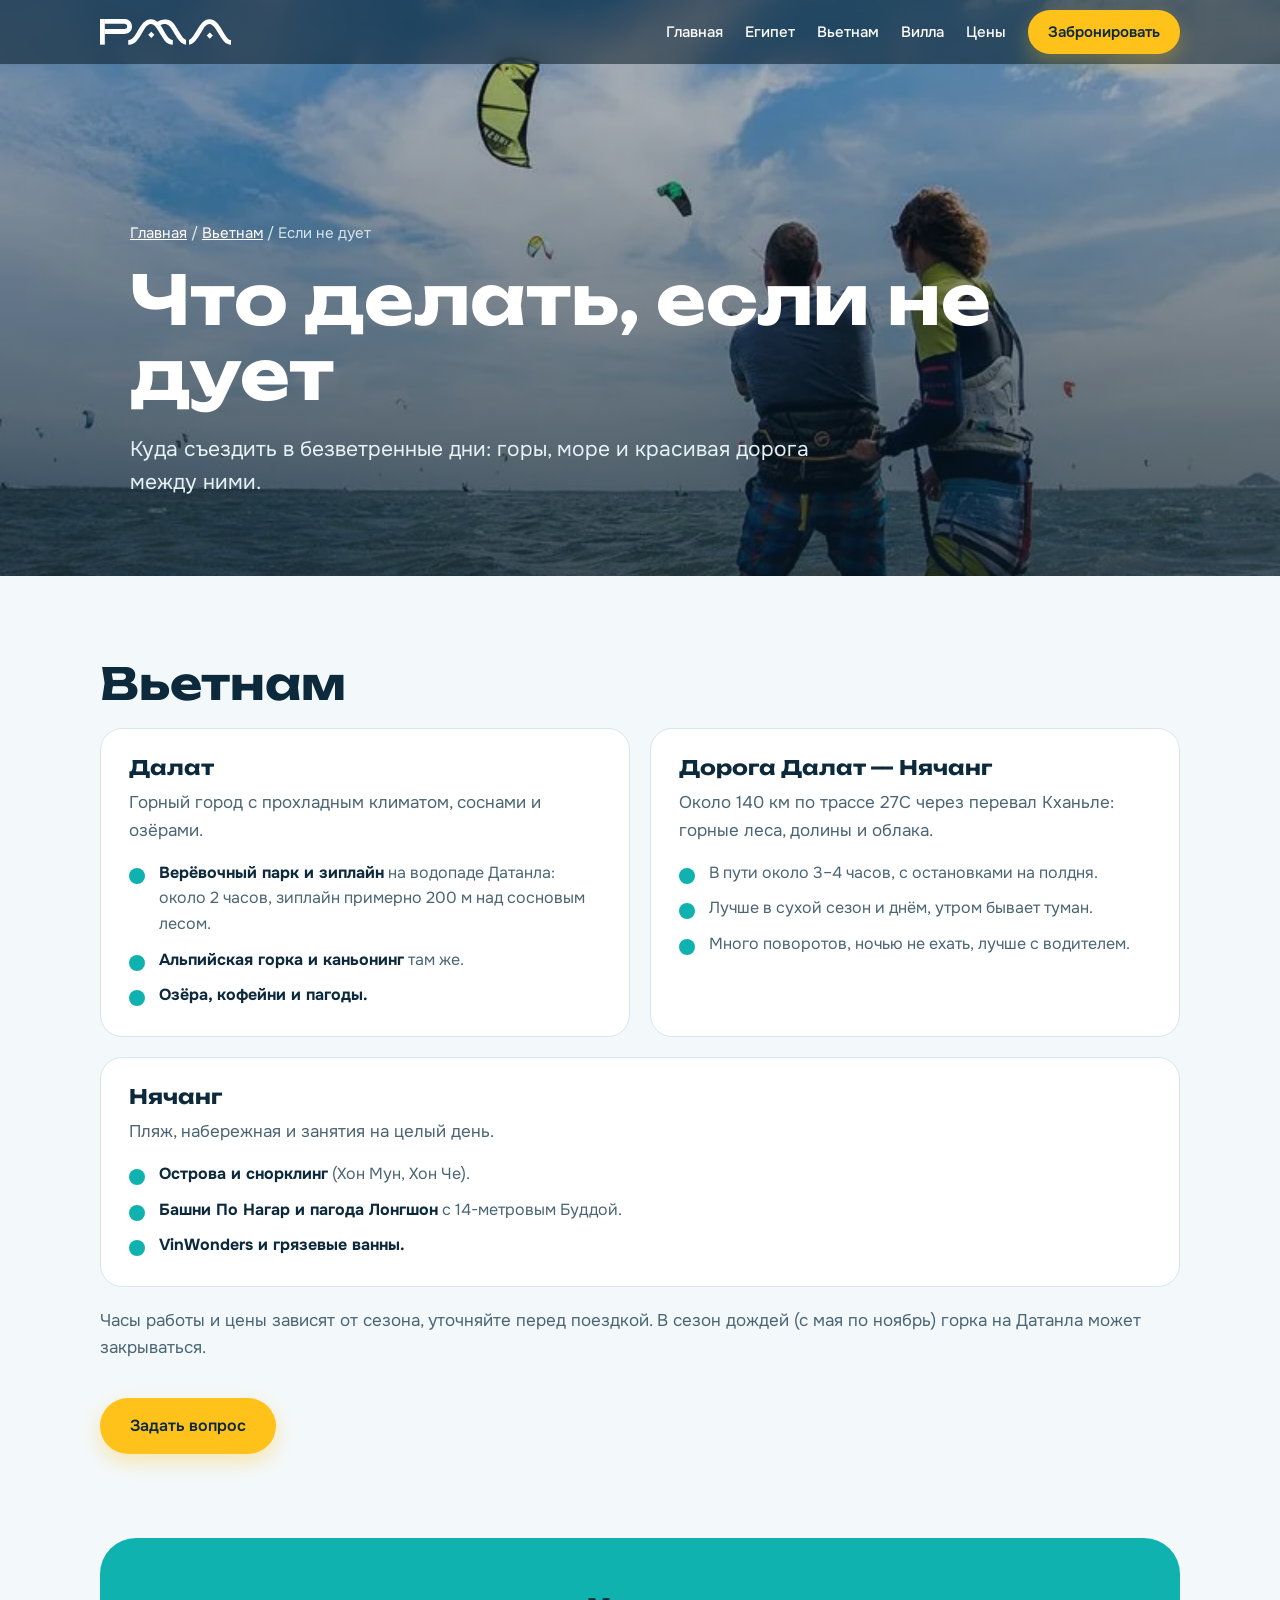
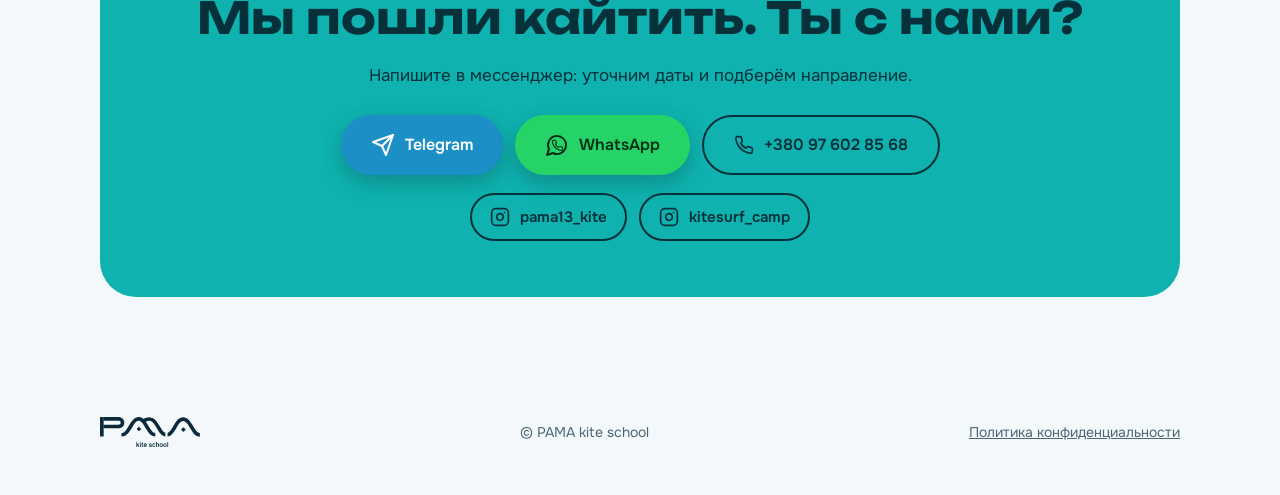
<file: ne-duet.html>
<!DOCTYPE html>
<html lang="ru">
<head>
<meta charset="utf-8">
<meta name="viewport" content="width=device-width, initial-scale=1, viewport-fit=cover">
<title>Что делать, если не дует: Далат, Нячанг | PAMA kite school</title>
<meta name="description" content="Чем заняться в безветренные дни во Вьетнаме: Далат с верёвочным парком и зиплайном, дорога через перевал Кханьле и Нячанг.">
<link rel="canonical" href="https://pama13.com/ne-duet">
<meta property="og:title" content="Что делать, если не дует | PAMA kite school">
<meta property="og:description" content="Чем заняться в безветренные дни во Вьетнаме: Далат с верёвочным парком и зиплайном, дорога через перевал Кханьле и Нячанг.">
<meta property="og:image" content="https://pama13.com/og-ne-duet.jpg"><meta property="og:image:width" content="1200"><meta property="og:image:height" content="630"><meta name="twitter:card" content="summary_large_image"><meta name="twitter:image" content="https://pama13.com/og-ne-duet.jpg">
<meta property="og:url" content="https://pama13.com/ne-duet"><meta property="og:type" content="website">
<meta property="og:locale" content="ru_RU">

<link rel="icon" type="image/svg+xml" href="/favicon.svg"><link rel="icon" type="image/png" sizes="48x48" href="/favicon-48.png"><link rel="icon" href="/favicon.ico" sizes="any"><link rel="apple-touch-icon" href="/apple-touch-icon.png">
<link rel="preconnect" href="https://fonts.googleapis.com">
<link rel="preconnect" href="https://fonts.gstatic.com" crossorigin>
<link href="https://fonts.googleapis.com/css2?family=Unbounded:wght@500;700&family=Onest:wght@400;500;600&display=swap" rel="stylesheet">
<link rel="stylesheet" href="style.css">
<script>(function(m,e,t,r,i,k,a){m[i]=m[i]||function(){(m[i].a=m[i].a||[]).push(arguments)};m[i].l=1*new Date();for(var j=0;j<document.scripts.length;j++){if(document.scripts[j].src===r){return;}}k=e.createElement(t),a=e.getElementsByTagName(t)[0],k.async=1,k.src=r,a.parentNode.insertBefore(k,a)})(window,document,"script","https://mc.yandex.ru/metrika/tag.js","ym");ym(90837089,"init",{clickmap:true,trackLinks:true,accurateTrackBounce:true,webvisor:true});</script><noscript><div><img src="https://mc.yandex.ru/watch/90837089" style="position:absolute;left:-9999px" alt=""></div></noscript>
<link rel="preload" as="image" href="phanrang-3.webp" fetchpriority="high">
<script type="application/ld+json">{"@context": "https://schema.org", "@type": "BreadcrumbList", "itemListElement": [{"@type": "ListItem", "position": 1, "name": "Главная", "item": "https://pama13.com/"}, {"@type": "ListItem", "position": 2, "name": "Вьетнам", "item": "https://pama13.com/vietnam"}, {"@type": "ListItem", "position": 3, "name": "Если не дует", "item": "https://pama13.com/ne-duet"}]}</script>
</head>
<body>
<div id="intro" aria-hidden="true"><svg class="ilogo" role="img" aria-label="PAMA kite school" xmlns="http://www.w3.org/2000/svg" viewBox="0 0 1607 317.83"><defs><style>.cls-1{fill:#fff;}</style></defs><g><g><rect class="cls-1" y="0.02" width="58.92" height="313.36"/><path class="cls-1" d="M298.44,182.16H56.25V123.22l242.18,0c4.9,0,18.56-1.49,26.27-9.06,1.84-1.8,7.41-7.27,7.41-23.1,0-13.17-4.22-18.76-7.4-21.81-9.49-9.14-27.64-10.52-31.64-10.35l-1.13,0H56.25V0H291.51c7.13-.17,46.39.17,74.06,26.79C377.19,38,391,58.21,391,91.08c0,34-14,54.53-25.72,65.79C340.86,180.33,308.06,182.16,298.44,182.16Z"/><rect class="cls-1" x="600.42" y="167.16" width="52.98" height="52.98" transform="translate(320.55 -386.57) rotate(45)"/><rect class="cls-1" x="1315.62" y="175.99" width="52.98" height="52.98" transform="translate(536.27 -889.71) rotate(45)"/><path class="cls-1" d="M1005.05,217c-12.37-17.75-24-36-35.57-54.33-19.23-30.52-37.37-61.77-57.44-91.72-14.5-21.64-33.31-39.62-56.45-52.37-16.81-9.26-54.66-13-54.66-12.5C763.11,2.91,724.55,18.9,699.58,32.33,646.87-11.52,582.42-8.26,532,43.55,515.93,60,502.16,79.07,489.6,98.4c-18.5,28.48-34.17,58.8-52.64,87.31-11.53,17.8-24.37,35.37-39.49,50.12C381,251.91,363.34,258.48,345.7,256l-.81,58.17c2.51.15,5.06.23,7.63.23,37.42,0,67.92-16,92-43,17.14-19.18,32.31-40.39,46.36-62,18.35-28.23,34.39-57.94,52.07-86.61,11.72-19,25.13-36.87,43.61-50.07,22.49-16.06,47.8-16.87,69.47.17a170,170,0,0,1,33.43,35c15.24,21.58,27.9,44.95,42.19,67.22,18,28.07,35.5,56.56,55.19,83.43,16.55,22.59,38.3,40.22,65.46,49.17,11.94,3.94,24.7,5.4,37.69,8.11V256.44c-21.75-1.44-38.24-12.07-51.73-27.38-9.52-10.8-18.7-22.12-26.41-34.24-14.69-23.09-28.25-46.88-42.2-70.44-10.08-17-20.31-33.91-31.9-49.84,19.84-9.11,43.89-16.72,63.14-13.43,0,.37,5.59,1.7,8.24,2.22l.58.22,0-.08c24.79,5.11,41.07,22.69,55.75,42.19,8.85,11.75,16.85,24.2,24.5,36.78,17,28,33.17,56.58,50.53,84.39,14.87,23.82,32.28,45.75,54.7,63.16,17.15,13.32,35.93,22,56.74,25.11V255.39c-9.31-3.23-18.55-8.95-27.55-17.11C1017.36,231.84,1010.5,224.8,1005.05,217Z"/><path class="cls-1" d="M1555.26,231.06c-9.51-10.8-18.7-22.12-26.41-34.24-14.68-23.09-28.25-46.88-42.2-70.44-16.73-28.25-33.88-56.21-57-79.91-54.82-56.2-126-57.11-180.74-.92-16,16.45-29.8,35.52-42.35,54.85-18.51,28.48-34.17,58.8-52.64,87.31-11.53,17.8-24.38,35.37-39.49,50.12-8.56,8.34-17.42,14.11-26.44,17.4V315c29.1-4.41,53.51-19.21,73.52-41.61,17.15-19.18,32.31-40.39,46.36-62,18.35-28.23,34.39-57.94,52.08-86.61,11.72-19,25.12-36.87,43.61-50.07,22.48-16.06,47.79-16.87,69.46.17a170,170,0,0,1,33.44,35c15.24,21.58,27.9,44.95,42.18,67.22,18,28.07,35.51,56.56,55.2,83.43,16.55,22.59,38.29,40.22,65.45,49.17,12,3.94,24.71,5.4,37.7,8.11V258.44C1585.25,257,1568.75,246.37,1555.26,231.06Z"/></g></g></svg></div>
<script>try{if(sessionStorage.getItem("pama_intro")){document.getElementById("intro").style.display="none"}else{sessionStorage.setItem("pama_intro","1")}}catch(e){}</script>
<header><div class="wrap">
<a class="logo" href="index.html" aria-label="PAMA kite school: главная"><svg class="hlogo" role="img" aria-label="PAMA kite school" xmlns="http://www.w3.org/2000/svg" viewBox="0 0 1607 317.83"><defs><style>.cls-1{fill:#fff;}</style></defs><g><g><rect class="cls-1" y="0.02" width="58.92" height="313.36"/><path class="cls-1" d="M298.44,182.16H56.25V123.22l242.18,0c4.9,0,18.56-1.49,26.27-9.06,1.84-1.8,7.41-7.27,7.41-23.1,0-13.17-4.22-18.76-7.4-21.81-9.49-9.14-27.64-10.52-31.64-10.35l-1.13,0H56.25V0H291.51c7.13-.17,46.39.17,74.06,26.79C377.19,38,391,58.21,391,91.08c0,34-14,54.53-25.72,65.79C340.86,180.33,308.06,182.16,298.44,182.16Z"/><rect class="cls-1" x="600.42" y="167.16" width="52.98" height="52.98" transform="translate(320.55 -386.57) rotate(45)"/><rect class="cls-1" x="1315.62" y="175.99" width="52.98" height="52.98" transform="translate(536.27 -889.71) rotate(45)"/><path class="cls-1" d="M1005.05,217c-12.37-17.75-24-36-35.57-54.33-19.23-30.52-37.37-61.77-57.44-91.72-14.5-21.64-33.31-39.62-56.45-52.37-16.81-9.26-54.66-13-54.66-12.5C763.11,2.91,724.55,18.9,699.58,32.33,646.87-11.52,582.42-8.26,532,43.55,515.93,60,502.16,79.07,489.6,98.4c-18.5,28.48-34.17,58.8-52.64,87.31-11.53,17.8-24.37,35.37-39.49,50.12C381,251.91,363.34,258.48,345.7,256l-.81,58.17c2.51.15,5.06.23,7.63.23,37.42,0,67.92-16,92-43,17.14-19.18,32.31-40.39,46.36-62,18.35-28.23,34.39-57.94,52.07-86.61,11.72-19,25.13-36.87,43.61-50.07,22.49-16.06,47.8-16.87,69.47.17a170,170,0,0,1,33.43,35c15.24,21.58,27.9,44.95,42.19,67.22,18,28.07,35.5,56.56,55.19,83.43,16.55,22.59,38.3,40.22,65.46,49.17,11.94,3.94,24.7,5.4,37.69,8.11V256.44c-21.75-1.44-38.24-12.07-51.73-27.38-9.52-10.8-18.7-22.12-26.41-34.24-14.69-23.09-28.25-46.88-42.2-70.44-10.08-17-20.31-33.91-31.9-49.84,19.84-9.11,43.89-16.72,63.14-13.43,0,.37,5.59,1.7,8.24,2.22l.58.22,0-.08c24.79,5.11,41.07,22.69,55.75,42.19,8.85,11.75,16.85,24.2,24.5,36.78,17,28,33.17,56.58,50.53,84.39,14.87,23.82,32.28,45.75,54.7,63.16,17.15,13.32,35.93,22,56.74,25.11V255.39c-9.31-3.23-18.55-8.95-27.55-17.11C1017.36,231.84,1010.5,224.8,1005.05,217Z"/><path class="cls-1" d="M1555.26,231.06c-9.51-10.8-18.7-22.12-26.41-34.24-14.68-23.09-28.25-46.88-42.2-70.44-16.73-28.25-33.88-56.21-57-79.91-54.82-56.2-126-57.11-180.74-.92-16,16.45-29.8,35.52-42.35,54.85-18.51,28.48-34.17,58.8-52.64,87.31-11.53,17.8-24.38,35.37-39.49,50.12-8.56,8.34-17.42,14.11-26.44,17.4V315c29.1-4.41,53.51-19.21,73.52-41.61,17.15-19.18,32.31-40.39,46.36-62,18.35-28.23,34.39-57.94,52.08-86.61,11.72-19,25.12-36.87,43.61-50.07,22.48-16.06,47.79-16.87,69.46.17a170,170,0,0,1,33.44,35c15.24,21.58,27.9,44.95,42.18,67.22,18,28.07,35.51,56.56,55.2,83.43,16.55,22.59,38.29,40.22,65.45,49.17,12,3.94,24.71,5.4,37.7,8.11V258.44C1585.25,257,1568.75,246.37,1555.26,231.06Z"/></g></g></svg></a>
<nav><a href="index.html" class="d">Главная</a><a href="egypt.html">Египет</a><a href="vietnam.html" >Вьетнам</a><a href="villa.html" class="d">Вилла</a><a href="index.html#tsena" class="d">Цены</a><a class="btn" href="#kontakty" style="padding:10px 20px;font-size:15px">Забронировать</a></nav>
</div></header>
<main id="top">
<div class="hero sm" style="--hero:url(phanrang-3.webp)"><div class="wrap">
<div class="crumbs" style="color:#d5e6ec"><a href="index.html" style="color:#fff">Главная</a> / <a href="vietnam.html" style="color:#fff">Вьетнам</a> / Если не дует</div>
<h1>Что делать, если не дует</h1>
<p>Куда съездить в безветренные дни: горы, море и красивая дорога между ними.</p>
</div></div>
<section><div class="wrap">
<h2>Вьетнам</h2>
<div class="pr">
<div class="step"><h3>Далат</h3>
<p>Горный город с прохладным климатом, соснами и озёрами.</p>
<ul class="ticks">
<li><strong>Верёвочный парк и зиплайн</strong> на водопаде Датанла: около 2 часов, зиплайн примерно 200 м над сосновым лесом.</li>
<li><strong>Альпийская горка и каньонинг</strong> там же.</li>
<li><strong>Озёра, кофейни и пагоды.</strong></li>
</ul></div>
<div class="step"><h3>Дорога Далат — Нячанг</h3>
<p>Около 140 км по трассе 27C через перевал Кханьле: горные леса, долины и облака.</p>
<ul class="ticks">
<li>В пути около 3–4 часов, с остановками на полдня.</li>
<li>Лучше в сухой сезон и днём, утром бывает туман.</li>
<li>Много поворотов, ночью не ехать, лучше с водителем.</li>
</ul></div>
<div class="step wide"><h3>Нячанг</h3>
<p>Пляж, набережная и занятия на целый день.</p>
<ul class="ticks">
<li><strong>Острова и снорклинг</strong> (Хон Мун, Хон Че).</li>
<li><strong>Башни По Нагар и пагода Лонгшон</strong> с 14-метровым Буддой.</li>
<li><strong>VinWonders и грязевые ванны.</strong></li>
</ul></div>
</div>
<p style="margin-top:20px;color:var(--soft)">Часы работы и цены зависят от сезона, уточняйте перед поездкой. В сезон дождей (с мая по ноябрь) горка на Датанла может закрываться.</p>
<a class="btn" href="#kontakty" style="margin-top:20px">Задать вопрос</a>
</div></section>
<section id="kontakty" style="padding-top:0"><div class="wrap"><div class="contact">
<h2>Мы пошли кайтить. Ты с нами?</h2>
<p>Напишите в мессенджер: уточним даты и подберём направление.</p>
<div class="row">
<a class="btn tg" href="https://t.me/Pama13" onclick="window.ym&&ym(90837089,'reachGoal','tg_click')"><svg class="ic" viewBox="0 0 24 24" aria-hidden="true"><path d="m22 2-7 20-4-9-9-4Z"/><path d="M22 2 11 13"/></svg>Telegram</a>
<a class="btn wa" href="https://wa.me/79897724274" onclick="window.ym&&ym(90837089,'reachGoal','wa_click')"><svg class="ic" viewBox="0 0 24 24" aria-hidden="true"><path d="M7.9 20A9 9 0 1 0 4 16.1L2 22Z"/><path transform="translate(6.2 6.2) scale(.52)" d="M22 16.92v3a2 2 0 0 1-2.18 2 19.79 19.79 0 0 1-8.63-3.07 19.5 19.5 0 0 1-6-6 19.79 19.79 0 0 1-3.07-8.67A2 2 0 0 1 4.11 2h3a2 2 0 0 1 2 1.72 12.84 12.84 0 0 0 .7 2.81 2 2 0 0 1-.45 2.11L8.09 9.91a16 16 0 0 0 6 6l1.27-1.27a2 2 0 0 1 2.11-.45 12.84 12.84 0 0 0 2.81.7A2 2 0 0 1 22 16.92z"/></svg>WhatsApp</a>
<a class="btn line" href="tel:+380976028568" onclick="window.ym&&ym(90837089,'reachGoal','phone_click')"><svg class="ic" viewBox="0 0 24 24" aria-hidden="true"><path d="M22 16.92v3a2 2 0 0 1-2.18 2 19.79 19.79 0 0 1-8.63-3.07 19.5 19.5 0 0 1-6-6 19.79 19.79 0 0 1-3.07-8.67A2 2 0 0 1 4.11 2h3a2 2 0 0 1 2 1.72 12.84 12.84 0 0 0 .7 2.81 2 2 0 0 1-.45 2.11L8.09 9.91a16 16 0 0 0 6 6l1.27-1.27a2 2 0 0 1 2.11-.45 12.84 12.84 0 0 0 2.81.7A2 2 0 0 1 22 16.92z"/></svg>+380 97 602 85 68</a>
</div>
<div class="row ig">
<a class="btn line sm" href="https://instagram.com/pama13_kite" onclick="window.ym&&ym(90837089,'reachGoal','insta_click')"><svg class="ic" viewBox="0 0 24 24" aria-hidden="true"><rect x="2" y="2" width="20" height="20" rx="5"/><path d="M16 11.37A4 4 0 1 1 12.63 8 4 4 0 0 1 16 11.37z"/><path d="M17.5 6.5h.01"/></svg>pama13_kite</a>
<a class="btn line sm" href="https://instagram.com/kitesurf_camp" onclick="window.ym&&ym(90837089,'reachGoal','insta_click')"><svg class="ic" viewBox="0 0 24 24" aria-hidden="true"><rect x="2" y="2" width="20" height="20" rx="5"/><path d="M16 11.37A4 4 0 1 1 12.63 8 4 4 0 0 1 16 11.37z"/><path d="M17.5 6.5h.01"/></svg>kitesurf_camp</a>
</div>
</div></div></section>
</main>
<footer><div class="wrap"><svg class="flogo" role="img" aria-label="PAMA kite school" xmlns="http://www.w3.org/2000/svg" viewBox="0 0 1607 482.8"><g><g><path d="M604.37,457.42l-5.66,5.82v18.51H586V401.2h12.75v46.46l4-5L618.37,425h15.32L612.6,448.66l23.34,33.09H621.21Z"/><path d="M642,410.22a6.88,6.88,0,0,1,1.86-4.92,7,7,0,0,1,5.32-1.95,7.1,7.1,0,0,1,5.35,1.95,6.82,6.82,0,0,1,1.89,4.92,6.6,6.6,0,0,1-1.89,4.83,7.13,7.13,0,0,1-5.35,1.93,7,7,0,0,1-5.32-1.93A6.66,6.66,0,0,1,642,410.22Zm13.53,71.53H642.81V425h12.75Z"/><path d="M685.4,411.21V425h10v9.44h-10v31.68c0,2.16.43,3.73,1.29,4.69s2.38,1.44,4.58,1.44a19.59,19.59,0,0,0,4.46-.52v9.86a31.53,31.53,0,0,1-8.39,1.2q-14.69,0-14.68-16.2V434.45h-9.34V425h9.34v-13.8Z"/><path d="M730.14,482.8q-12.12,0-19.64-7.63T703,454.85v-1.57a34,34,0,0,1,3.28-15.19,25,25,0,0,1,9.2-10.41A24.36,24.36,0,0,1,728.67,424q11.6,0,17.91,7.39t6.32,20.93v5.14H715.82q.57,7,4.69,11.12a14.09,14.09,0,0,0,10.36,4.09,17.26,17.26,0,0,0,14.27-7.08L752,472.1a23,23,0,0,1-9.1,7.9A28.51,28.51,0,0,1,730.14,482.8Zm-1.52-48.61a10.72,10.72,0,0,0-8.47,3.67q-3.23,3.66-4.12,10.22h24.28v-.94q-.42-6.4-3.41-9.68A10.65,10.65,0,0,0,728.62,434.19Z"/><path d="M821.34,466.34a5.78,5.78,0,0,0-2.8-5.2q-2.82-1.78-9.31-3.14a47.74,47.74,0,0,1-10.86-3.47q-9.54-4.61-9.55-13.37A15.13,15.13,0,0,1,795,428.89q6.19-4.93,15.74-4.93,10.17,0,16.44,5a16,16,0,0,1,6.27,13.06H820.71a7.87,7.87,0,0,0-2.73-6.11,10.46,10.46,0,0,0-7.23-2.44,11.34,11.34,0,0,0-6.85,1.94,6.15,6.15,0,0,0-2.65,5.2,5.17,5.17,0,0,0,2.47,4.56q2.46,1.62,10,3.28a47.22,47.22,0,0,1,11.78,3.93,16.65,16.65,0,0,1,6.34,5.48,13.9,13.9,0,0,1,2.08,7.76,14.8,14.8,0,0,1-6.35,12.41q-6.35,4.74-16.63,4.74a29.48,29.48,0,0,1-12.43-2.51,20.49,20.49,0,0,1-8.49-6.93,16.35,16.35,0,0,1-3-9.49h12.37a9,9,0,0,0,3.41,6.95,13.29,13.29,0,0,0,8.34,2.44q5,0,7.66-1.92A5.9,5.9,0,0,0,821.34,466.34Z"/><path d="M868.28,472.63a11.55,11.55,0,0,0,7.92-2.78,9.48,9.48,0,0,0,3.36-6.87h12a18.62,18.62,0,0,1-3.31,9.88,21.64,21.64,0,0,1-8.39,7.27,25,25,0,0,1-11.43,2.67q-11.91,0-18.88-7.71t-7-21.29v-1.31q0-13,6.92-20.74T868.39,424q10.11,0,16.49,5.9t6.69,15.5h-12a11.67,11.67,0,0,0-3.33-8,10.71,10.71,0,0,0-8-3.14,11.19,11.19,0,0,0-9.54,4.48q-3.36,4.49-3.41,13.61v2q0,9.24,3.33,13.77T868.28,472.63Z"/><path d="M913.75,431.2A19.93,19.93,0,0,1,929.54,424q18.13,0,18.41,20.72v37.07H935.2v-36.6q0-5.88-2.54-8.32c-1.7-1.62-4.19-2.44-7.47-2.44a12.29,12.29,0,0,0-11.44,6.82v40.54H901V401.2h12.74Z"/><path d="M958.44,452.86a33.52,33.52,0,0,1,3.3-15A24.16,24.16,0,0,1,971,427.55,26.22,26.22,0,0,1,984.76,424q11.49,0,18.65,7.39t7.73,19.62l.06,3a33.79,33.79,0,0,1-3.23,15,23.86,23.86,0,0,1-9.23,10.22,26.28,26.28,0,0,1-13.87,3.62q-12,0-19.22-8t-7.21-21.32Zm12.74,1.1q0,8.76,3.62,13.71a11.75,11.75,0,0,0,10.07,5,11.62,11.62,0,0,0,10-5q3.6-5,3.59-14.73,0-8.61-3.69-13.64a12.48,12.48,0,0,0-20-.08Q971.18,444.11,971.18,454Z"/><path d="M1019.59,452.86a33.52,33.52,0,0,1,3.3-15,24.16,24.16,0,0,1,9.28-10.28,26.23,26.23,0,0,1,13.75-3.59q11.47,0,18.64,7.39T1072.3,451l0,3a33.79,33.79,0,0,1-3.23,15,23.8,23.8,0,0,1-9.23,10.22A26.25,26.25,0,0,1,1046,482.8q-12,0-19.22-8t-7.21-21.32Zm12.74,1.1q0,8.76,3.62,13.71a11.75,11.75,0,0,0,10.07,5,11.62,11.62,0,0,0,10-5q3.6-5,3.6-14.73,0-8.61-3.7-13.64a12.48,12.48,0,0,0-20-.08Q1032.34,444.11,1032.33,454Z"/><path d="M1096.68,481.75h-12.74V401.2h12.74Z"/><rect y="0.02" width="58.92" height="313.36"/><path d="M298.44,182.16H56.25V123.22l242.18,0c4.9,0,18.56-1.49,26.27-9.06,1.84-1.8,7.41-7.27,7.41-23.1,0-13.17-4.22-18.76-7.4-21.81-9.49-9.14-27.64-10.52-31.64-10.35l-1.13,0H56.25V0H291.51c7.13-.17,46.39.17,74.06,26.79C377.19,38,391,58.21,391,91.08c0,34-14,54.53-25.72,65.79C340.86,180.33,308.06,182.16,298.44,182.16Z"/><rect x="600.42" y="167.16" width="52.98" height="52.98" transform="translate(320.55 -386.57) rotate(45)"/><rect x="1315.62" y="175.99" width="52.98" height="52.98" transform="translate(536.27 -889.71) rotate(45)"/><path d="M1005.05,217c-12.37-17.75-24-36-35.57-54.33-19.23-30.52-37.37-61.77-57.44-91.72-14.5-21.64-33.31-39.62-56.45-52.37-16.81-9.26-54.66-13-54.66-12.5C763.11,2.91,724.55,18.9,699.58,32.33,646.87-11.52,582.42-8.26,532,43.55,515.93,60,502.16,79.07,489.6,98.4c-18.5,28.48-34.17,58.8-52.64,87.31-11.53,17.8-24.37,35.37-39.49,50.12C381,251.91,363.34,258.48,345.7,256l-.81,58.17c2.51.15,5.06.23,7.63.23,37.42,0,67.92-16,92-43,17.14-19.18,32.31-40.39,46.36-62,18.35-28.23,34.39-57.94,52.07-86.61,11.72-19,25.13-36.87,43.61-50.07,22.49-16.06,47.8-16.87,69.47.17a170,170,0,0,1,33.43,35c15.24,21.58,27.9,44.95,42.19,67.22,18,28.07,35.5,56.56,55.19,83.43,16.55,22.59,38.3,40.22,65.46,49.17,11.94,3.94,24.7,5.4,37.69,8.11V256.44c-21.75-1.44-38.24-12.07-51.73-27.38-9.52-10.8-18.7-22.12-26.41-34.24-14.69-23.09-28.25-46.88-42.2-70.44-10.08-17-20.31-33.91-31.9-49.84,19.84-9.11,43.89-16.72,63.14-13.43,0,.37,5.59,1.7,8.24,2.22l.58.22,0-.08c24.79,5.11,41.07,22.69,55.75,42.19,8.85,11.75,16.85,24.2,24.5,36.78,17,28,33.17,56.58,50.53,84.39,14.87,23.82,32.28,45.75,54.7,63.16,17.15,13.32,35.93,22,56.74,25.11V255.39c-9.31-3.23-18.55-8.95-27.55-17.11C1017.36,231.84,1010.5,224.8,1005.05,217Z"/><path d="M1555.26,231.06c-9.51-10.8-18.7-22.12-26.41-34.24-14.68-23.09-28.25-46.88-42.2-70.44-16.73-28.25-33.88-56.21-57-79.91-54.82-56.2-126-57.11-180.74-.92-16,16.45-29.8,35.52-42.35,54.85-18.51,28.48-34.17,58.8-52.64,87.31-11.53,17.8-24.38,35.37-39.49,50.12-8.56,8.34-17.42,14.11-26.44,17.4V315c29.1-4.41,53.51-19.21,73.52-41.61,17.15-19.18,32.31-40.39,46.36-62,18.35-28.23,34.39-57.94,52.08-86.61,11.72-19,25.12-36.87,43.61-50.07,22.48-16.06,47.79-16.87,69.46.17a170,170,0,0,1,33.44,35c15.24,21.58,27.9,44.95,42.18,67.22,18,28.07,35.51,56.56,55.2,83.43,16.55,22.59,38.29,40.22,65.45,49.17,12,3.94,24.71,5.4,37.7,8.11V258.44C1585.25,257,1568.75,246.37,1555.26,231.06Z"/></g></g></svg><span>© PAMA kite school</span><a href="privacy-policy.html">Политика конфиденциальности</a></div></footer>
<div class="fab" id="fab"><a class="tg" href="https://t.me/Pama13" aria-label="Написать в Telegram" onclick="window.ym&&ym(90837089,'reachGoal','tg_click')"><svg class="ic" viewBox="0 0 24 24" aria-hidden="true"><path d="m22 2-7 20-4-9-9-4Z"/><path d="M22 2 11 13"/></svg><span>Написать</span></a><a class="wa" href="https://wa.me/79897724274" aria-label="Написать в WhatsApp" onclick="window.ym&&ym(90837089,'reachGoal','wa_click')"><svg class="ic" viewBox="0 0 24 24" aria-hidden="true"><path d="M7.9 20A9 9 0 1 0 4 16.1L2 22Z"/><path transform="translate(6.2 6.2) scale(.52)" d="M22 16.92v3a2 2 0 0 1-2.18 2 19.79 19.79 0 0 1-8.63-3.07 19.5 19.5 0 0 1-6-6 19.79 19.79 0 0 1-3.07-8.67A2 2 0 0 1 4.11 2h3a2 2 0 0 1 2 1.72 12.84 12.84 0 0 0 .7 2.81 2 2 0 0 1-.45 2.11L8.09 9.91a16 16 0 0 0 6 6l1.27-1.27a2 2 0 0 1 2.11-.45 12.84 12.84 0 0 0 2.81.7A2 2 0 0 1 22 16.92z"/></svg></a></div>
<script>(function(){var f=document.getElementById("fab"),k=document.getElementById("kontakty"),h=document.querySelector(".hero");if(!f||!k||!("IntersectionObserver"in window))return;var a=0,b=0;function u(){f.classList.toggle("off",!!(a||b))}new IntersectionObserver(function(e){a=e[0].isIntersecting;u()}).observe(k);if(h)new IntersectionObserver(function(e){b=e[0].isIntersecting;u()},{threshold:.35}).observe(h)})();</script>
</body>
</html>
</file>
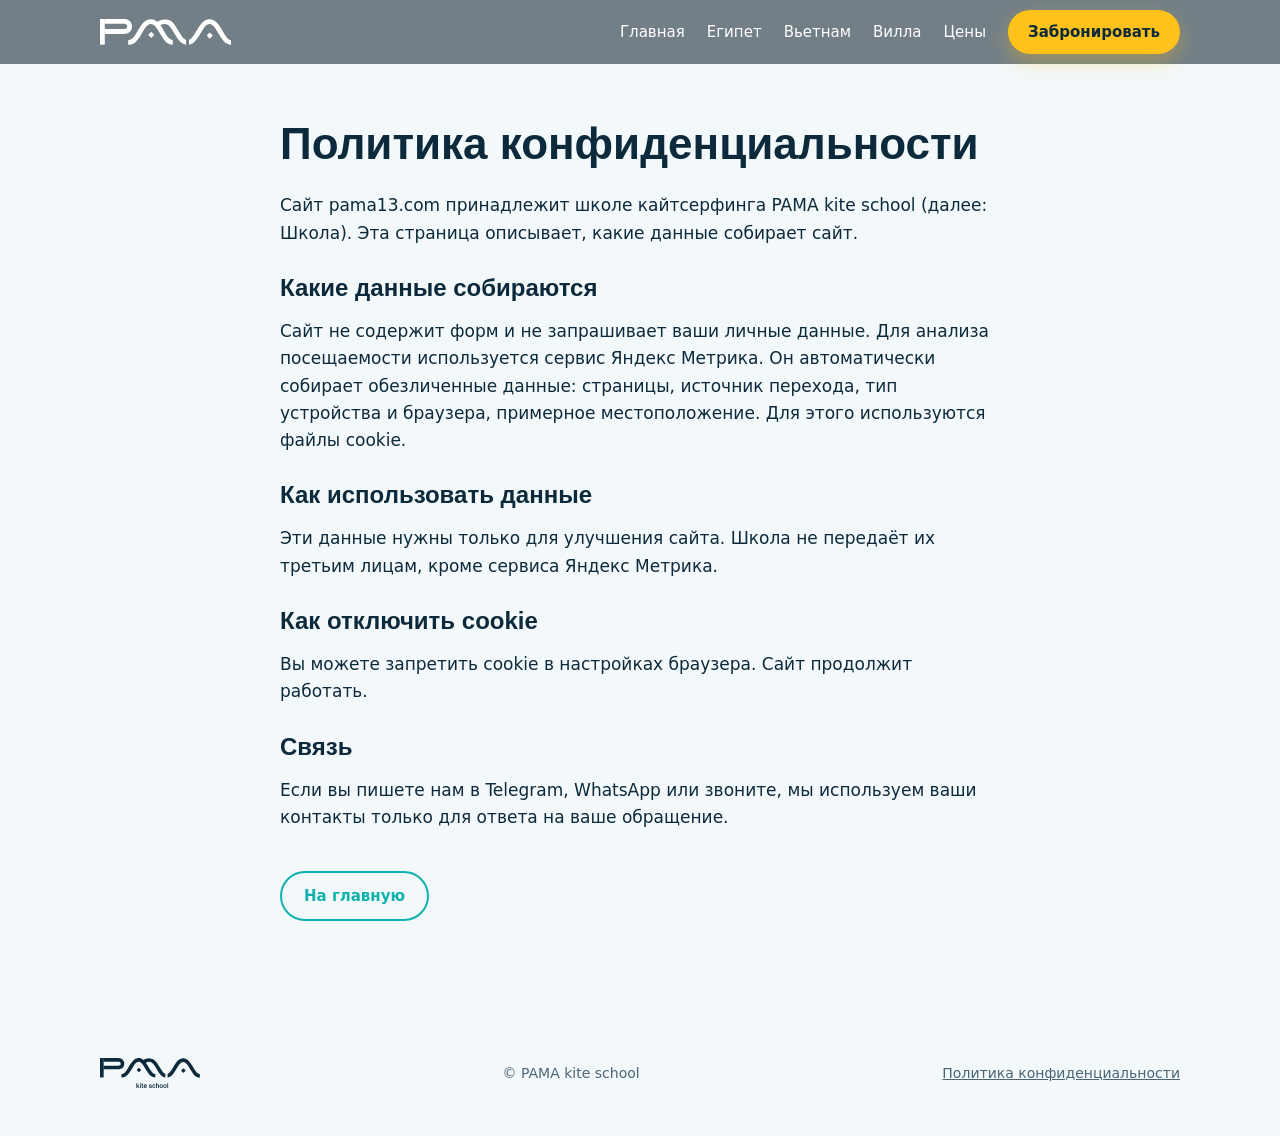
<file: privacy-policy.html>
<!DOCTYPE html><html lang="ru"><head><meta charset="utf-8"><meta name="viewport" content="width=device-width,initial-scale=1">
<title>Политика конфиденциальности | PAMA kite school</title><meta name="robots" content="noindex">
<link rel="canonical" href="https://pama13.com/privacy-policy"><link rel="preconnect" href="https://fonts.googleapis.com"><link rel="stylesheet" href="style.css"><script>(function(m,e,t,r,i,k,a){m[i]=m[i]||function(){(m[i].a=m[i].a||[]).push(arguments)};m[i].l=1*new Date();for(var j=0;j<document.scripts.length;j++){if(document.scripts[j].src===r){return;}}k=e.createElement(t),a=e.getElementsByTagName(t)[0],k.async=1,k.src=r,a.parentNode.insertBefore(k,a)})(window,document,"script","https://mc.yandex.ru/metrika/tag.js","ym");ym(90837089,"init",{clickmap:true,trackLinks:true,accurateTrackBounce:true,webvisor:true});</script><noscript><div><img src="https://mc.yandex.ru/watch/90837089" style="position:absolute;left:-9999px" alt=""></div></noscript>
<link rel="icon" type="image/svg+xml" href="/favicon.svg"><link rel="icon" type="image/png" sizes="48x48" href="/favicon-48.png"><link rel="icon" href="/favicon.ico" sizes="any"><link rel="apple-touch-icon" href="/apple-touch-icon.png"></head><body>
<header><div class="wrap">
<a class="logo" href="index.html" aria-label="PAMA kite school: главная"><svg class="hlogo" role="img" aria-label="PAMA kite school" xmlns="http://www.w3.org/2000/svg" viewBox="0 0 1607 317.83"><defs><style>.cls-1{fill:#fff;}</style></defs><g><g><rect class="cls-1" y="0.02" width="58.92" height="313.36"/><path class="cls-1" d="M298.44,182.16H56.25V123.22l242.18,0c4.9,0,18.56-1.49,26.27-9.06,1.84-1.8,7.41-7.27,7.41-23.1,0-13.17-4.22-18.76-7.4-21.81-9.49-9.14-27.64-10.52-31.64-10.35l-1.13,0H56.25V0H291.51c7.13-.17,46.39.17,74.06,26.79C377.19,38,391,58.21,391,91.08c0,34-14,54.53-25.72,65.79C340.86,180.33,308.06,182.16,298.44,182.16Z"/><rect class="cls-1" x="600.42" y="167.16" width="52.98" height="52.98" transform="translate(320.55 -386.57) rotate(45)"/><rect class="cls-1" x="1315.62" y="175.99" width="52.98" height="52.98" transform="translate(536.27 -889.71) rotate(45)"/><path class="cls-1" d="M1005.05,217c-12.37-17.75-24-36-35.57-54.33-19.23-30.52-37.37-61.77-57.44-91.72-14.5-21.64-33.31-39.62-56.45-52.37-16.81-9.26-54.66-13-54.66-12.5C763.11,2.91,724.55,18.9,699.58,32.33,646.87-11.52,582.42-8.26,532,43.55,515.93,60,502.16,79.07,489.6,98.4c-18.5,28.48-34.17,58.8-52.64,87.31-11.53,17.8-24.37,35.37-39.49,50.12C381,251.91,363.34,258.48,345.7,256l-.81,58.17c2.51.15,5.06.23,7.63.23,37.42,0,67.92-16,92-43,17.14-19.18,32.31-40.39,46.36-62,18.35-28.23,34.39-57.94,52.07-86.61,11.72-19,25.13-36.87,43.61-50.07,22.49-16.06,47.8-16.87,69.47.17a170,170,0,0,1,33.43,35c15.24,21.58,27.9,44.95,42.19,67.22,18,28.07,35.5,56.56,55.19,83.43,16.55,22.59,38.3,40.22,65.46,49.17,11.94,3.94,24.7,5.4,37.69,8.11V256.44c-21.75-1.44-38.24-12.07-51.73-27.38-9.52-10.8-18.7-22.12-26.41-34.24-14.69-23.09-28.25-46.88-42.2-70.44-10.08-17-20.31-33.91-31.9-49.84,19.84-9.11,43.89-16.72,63.14-13.43,0,.37,5.59,1.7,8.24,2.22l.58.22,0-.08c24.79,5.11,41.07,22.69,55.75,42.19,8.85,11.75,16.85,24.2,24.5,36.78,17,28,33.17,56.58,50.53,84.39,14.87,23.82,32.28,45.75,54.7,63.16,17.15,13.32,35.93,22,56.74,25.11V255.39c-9.31-3.23-18.55-8.95-27.55-17.11C1017.36,231.84,1010.5,224.8,1005.05,217Z"/><path class="cls-1" d="M1555.26,231.06c-9.51-10.8-18.7-22.12-26.41-34.24-14.68-23.09-28.25-46.88-42.2-70.44-16.73-28.25-33.88-56.21-57-79.91-54.82-56.2-126-57.11-180.74-.92-16,16.45-29.8,35.52-42.35,54.85-18.51,28.48-34.17,58.8-52.64,87.31-11.53,17.8-24.38,35.37-39.49,50.12-8.56,8.34-17.42,14.11-26.44,17.4V315c29.1-4.41,53.51-19.21,73.52-41.61,17.15-19.18,32.31-40.39,46.36-62,18.35-28.23,34.39-57.94,52.08-86.61,11.72-19,25.12-36.87,43.61-50.07,22.48-16.06,47.79-16.87,69.46.17a170,170,0,0,1,33.44,35c15.24,21.58,27.9,44.95,42.18,67.22,18,28.07,35.51,56.56,55.2,83.43,16.55,22.59,38.29,40.22,65.45,49.17,12,3.94,24.71,5.4,37.7,8.11V258.44C1585.25,257,1568.75,246.37,1555.26,231.06Z"/></g></g></svg></a>
<nav><a href="index.html" class="d">Главная</a><a href="egypt.html">Египет</a><a href="vietnam.html">Вьетнам</a><a href="villa.html" class="d">Вилла</a><a href="index.html#tsena" class="d">Цены</a><a class="btn" href="index.html#kontakty" style="padding:10px 20px;font-size:15px">Забронировать</a></nav>
</div></header><main><section style="padding-top:120px"><div class="wrap" style="max-width:760px"><h1 style="font-size:clamp(28px,4vw,44px);margin-bottom:24px">Политика конфиденциальности</h1>
<p>Сайт pama13.com принадлежит школе кайтсерфинга PAMA kite school (далее: Школа). Эта страница описывает, какие данные собирает сайт.</p>
<h2 style="font-size:24px;margin:28px 0 10px">Какие данные собираются</h2>
<p>Сайт не содержит форм и не запрашивает ваши личные данные. Для анализа посещаемости используется сервис Яндекс Метрика. Он автоматически собирает обезличенные данные: страницы, источник перехода, тип устройства и браузера, примерное местоположение. Для этого используются файлы cookie.</p>
<h2 style="font-size:24px;margin:28px 0 10px">Как использовать данные</h2>
<p>Эти данные нужны только для улучшения сайта. Школа не передаёт их третьим лицам, кроме сервиса Яндекс Метрика.</p>
<h2 style="font-size:24px;margin:28px 0 10px">Как отключить cookie</h2>
<p>Вы можете запретить cookie в настройках браузера. Сайт продолжит работать.</p>
<h2 style="font-size:24px;margin:28px 0 10px">Связь</h2>
<p>Если вы пишете нам в Telegram, WhatsApp или звоните, мы используем ваши контакты только для ответа на ваше обращение.</p>
<p style="margin-top:24px"><a class="more" href="index.html">На главную</a></p></div></section></main><footer><div class="wrap"><svg class="flogo" role="img" aria-label="PAMA kite school" xmlns="http://www.w3.org/2000/svg" viewBox="0 0 1607 482.8"><g><g><path d="M604.37,457.42l-5.66,5.82v18.51H586V401.2h12.75v46.46l4-5L618.37,425h15.32L612.6,448.66l23.34,33.09H621.21Z"/><path d="M642,410.22a6.88,6.88,0,0,1,1.86-4.92,7,7,0,0,1,5.32-1.95,7.1,7.1,0,0,1,5.35,1.95,6.82,6.82,0,0,1,1.89,4.92,6.6,6.6,0,0,1-1.89,4.83,7.13,7.13,0,0,1-5.35,1.93,7,7,0,0,1-5.32-1.93A6.66,6.66,0,0,1,642,410.22Zm13.53,71.53H642.81V425h12.75Z"/><path d="M685.4,411.21V425h10v9.44h-10v31.68c0,2.16.43,3.73,1.29,4.69s2.38,1.44,4.58,1.44a19.59,19.59,0,0,0,4.46-.52v9.86a31.53,31.53,0,0,1-8.39,1.2q-14.69,0-14.68-16.2V434.45h-9.34V425h9.34v-13.8Z"/><path d="M730.14,482.8q-12.12,0-19.64-7.63T703,454.85v-1.57a34,34,0,0,1,3.28-15.19,25,25,0,0,1,9.2-10.41A24.36,24.36,0,0,1,728.67,424q11.6,0,17.91,7.39t6.32,20.93v5.14H715.82q.57,7,4.69,11.12a14.09,14.09,0,0,0,10.36,4.09,17.26,17.26,0,0,0,14.27-7.08L752,472.1a23,23,0,0,1-9.1,7.9A28.51,28.51,0,0,1,730.14,482.8Zm-1.52-48.61a10.72,10.72,0,0,0-8.47,3.67q-3.23,3.66-4.12,10.22h24.28v-.94q-.42-6.4-3.41-9.68A10.65,10.65,0,0,0,728.62,434.19Z"/><path d="M821.34,466.34a5.78,5.78,0,0,0-2.8-5.2q-2.82-1.78-9.31-3.14a47.74,47.74,0,0,1-10.86-3.47q-9.54-4.61-9.55-13.37A15.13,15.13,0,0,1,795,428.89q6.19-4.93,15.74-4.93,10.17,0,16.44,5a16,16,0,0,1,6.27,13.06H820.71a7.87,7.87,0,0,0-2.73-6.11,10.46,10.46,0,0,0-7.23-2.44,11.34,11.34,0,0,0-6.85,1.94,6.15,6.15,0,0,0-2.65,5.2,5.17,5.17,0,0,0,2.47,4.56q2.46,1.62,10,3.28a47.22,47.22,0,0,1,11.78,3.93,16.65,16.65,0,0,1,6.34,5.48,13.9,13.9,0,0,1,2.08,7.76,14.8,14.8,0,0,1-6.35,12.41q-6.35,4.74-16.63,4.74a29.48,29.48,0,0,1-12.43-2.51,20.49,20.49,0,0,1-8.49-6.93,16.35,16.35,0,0,1-3-9.49h12.37a9,9,0,0,0,3.41,6.95,13.29,13.29,0,0,0,8.34,2.44q5,0,7.66-1.92A5.9,5.9,0,0,0,821.34,466.34Z"/><path d="M868.28,472.63a11.55,11.55,0,0,0,7.92-2.78,9.48,9.48,0,0,0,3.36-6.87h12a18.62,18.62,0,0,1-3.31,9.88,21.64,21.64,0,0,1-8.39,7.27,25,25,0,0,1-11.43,2.67q-11.91,0-18.88-7.71t-7-21.29v-1.31q0-13,6.92-20.74T868.39,424q10.11,0,16.49,5.9t6.69,15.5h-12a11.67,11.67,0,0,0-3.33-8,10.71,10.71,0,0,0-8-3.14,11.19,11.19,0,0,0-9.54,4.48q-3.36,4.49-3.41,13.61v2q0,9.24,3.33,13.77T868.28,472.63Z"/><path d="M913.75,431.2A19.93,19.93,0,0,1,929.54,424q18.13,0,18.41,20.72v37.07H935.2v-36.6q0-5.88-2.54-8.32c-1.7-1.62-4.19-2.44-7.47-2.44a12.29,12.29,0,0,0-11.44,6.82v40.54H901V401.2h12.74Z"/><path d="M958.44,452.86a33.52,33.52,0,0,1,3.3-15A24.16,24.16,0,0,1,971,427.55,26.22,26.22,0,0,1,984.76,424q11.49,0,18.65,7.39t7.73,19.62l.06,3a33.79,33.79,0,0,1-3.23,15,23.86,23.86,0,0,1-9.23,10.22,26.28,26.28,0,0,1-13.87,3.62q-12,0-19.22-8t-7.21-21.32Zm12.74,1.1q0,8.76,3.62,13.71a11.75,11.75,0,0,0,10.07,5,11.62,11.62,0,0,0,10-5q3.6-5,3.59-14.73,0-8.61-3.69-13.64a12.48,12.48,0,0,0-20-.08Q971.18,444.11,971.18,454Z"/><path d="M1019.59,452.86a33.52,33.52,0,0,1,3.3-15,24.16,24.16,0,0,1,9.28-10.28,26.23,26.23,0,0,1,13.75-3.59q11.47,0,18.64,7.39T1072.3,451l0,3a33.79,33.79,0,0,1-3.23,15,23.8,23.8,0,0,1-9.23,10.22A26.25,26.25,0,0,1,1046,482.8q-12,0-19.22-8t-7.21-21.32Zm12.74,1.1q0,8.76,3.62,13.71a11.75,11.75,0,0,0,10.07,5,11.62,11.62,0,0,0,10-5q3.6-5,3.6-14.73,0-8.61-3.7-13.64a12.48,12.48,0,0,0-20-.08Q1032.34,444.11,1032.33,454Z"/><path d="M1096.68,481.75h-12.74V401.2h12.74Z"/><rect y="0.02" width="58.92" height="313.36"/><path d="M298.44,182.16H56.25V123.22l242.18,0c4.9,0,18.56-1.49,26.27-9.06,1.84-1.8,7.41-7.27,7.41-23.1,0-13.17-4.22-18.76-7.4-21.81-9.49-9.14-27.64-10.52-31.64-10.35l-1.13,0H56.25V0H291.51c7.13-.17,46.39.17,74.06,26.79C377.19,38,391,58.21,391,91.08c0,34-14,54.53-25.72,65.79C340.86,180.33,308.06,182.16,298.44,182.16Z"/><rect x="600.42" y="167.16" width="52.98" height="52.98" transform="translate(320.55 -386.57) rotate(45)"/><rect x="1315.62" y="175.99" width="52.98" height="52.98" transform="translate(536.27 -889.71) rotate(45)"/><path d="M1005.05,217c-12.37-17.75-24-36-35.57-54.33-19.23-30.52-37.37-61.77-57.44-91.72-14.5-21.64-33.31-39.62-56.45-52.37-16.81-9.26-54.66-13-54.66-12.5C763.11,2.91,724.55,18.9,699.58,32.33,646.87-11.52,582.42-8.26,532,43.55,515.93,60,502.16,79.07,489.6,98.4c-18.5,28.48-34.17,58.8-52.64,87.31-11.53,17.8-24.37,35.37-39.49,50.12C381,251.91,363.34,258.48,345.7,256l-.81,58.17c2.51.15,5.06.23,7.63.23,37.42,0,67.92-16,92-43,17.14-19.18,32.31-40.39,46.36-62,18.35-28.23,34.39-57.94,52.07-86.61,11.72-19,25.13-36.87,43.61-50.07,22.49-16.06,47.8-16.87,69.47.17a170,170,0,0,1,33.43,35c15.24,21.58,27.9,44.95,42.19,67.22,18,28.07,35.5,56.56,55.19,83.43,16.55,22.59,38.3,40.22,65.46,49.17,11.94,3.94,24.7,5.4,37.69,8.11V256.44c-21.75-1.44-38.24-12.07-51.73-27.38-9.52-10.8-18.7-22.12-26.41-34.24-14.69-23.09-28.25-46.88-42.2-70.44-10.08-17-20.31-33.91-31.9-49.84,19.84-9.11,43.89-16.72,63.14-13.43,0,.37,5.59,1.7,8.24,2.22l.58.22,0-.08c24.79,5.11,41.07,22.69,55.75,42.19,8.85,11.75,16.85,24.2,24.5,36.78,17,28,33.17,56.58,50.53,84.39,14.87,23.82,32.28,45.75,54.7,63.16,17.15,13.32,35.93,22,56.74,25.11V255.39c-9.31-3.23-18.55-8.95-27.55-17.11C1017.36,231.84,1010.5,224.8,1005.05,217Z"/><path d="M1555.26,231.06c-9.51-10.8-18.7-22.12-26.41-34.24-14.68-23.09-28.25-46.88-42.2-70.44-16.73-28.25-33.88-56.21-57-79.91-54.82-56.2-126-57.11-180.74-.92-16,16.45-29.8,35.52-42.35,54.85-18.51,28.48-34.17,58.8-52.64,87.31-11.53,17.8-24.38,35.37-39.49,50.12-8.56,8.34-17.42,14.11-26.44,17.4V315c29.1-4.41,53.51-19.21,73.52-41.61,17.15-19.18,32.31-40.39,46.36-62,18.35-28.23,34.39-57.94,52.08-86.61,11.72-19,25.12-36.87,43.61-50.07,22.48-16.06,47.79-16.87,69.46.17a170,170,0,0,1,33.44,35c15.24,21.58,27.9,44.95,42.18,67.22,18,28.07,35.51,56.56,55.2,83.43,16.55,22.59,38.29,40.22,65.45,49.17,12,3.94,24.71,5.4,37.7,8.11V258.44C1585.25,257,1568.75,246.37,1555.26,231.06Z"/></g></g></svg><span>© PAMA kite school</span><a href="privacy-policy.html">Политика конфиденциальности</a></div></footer></body></html>
</file>
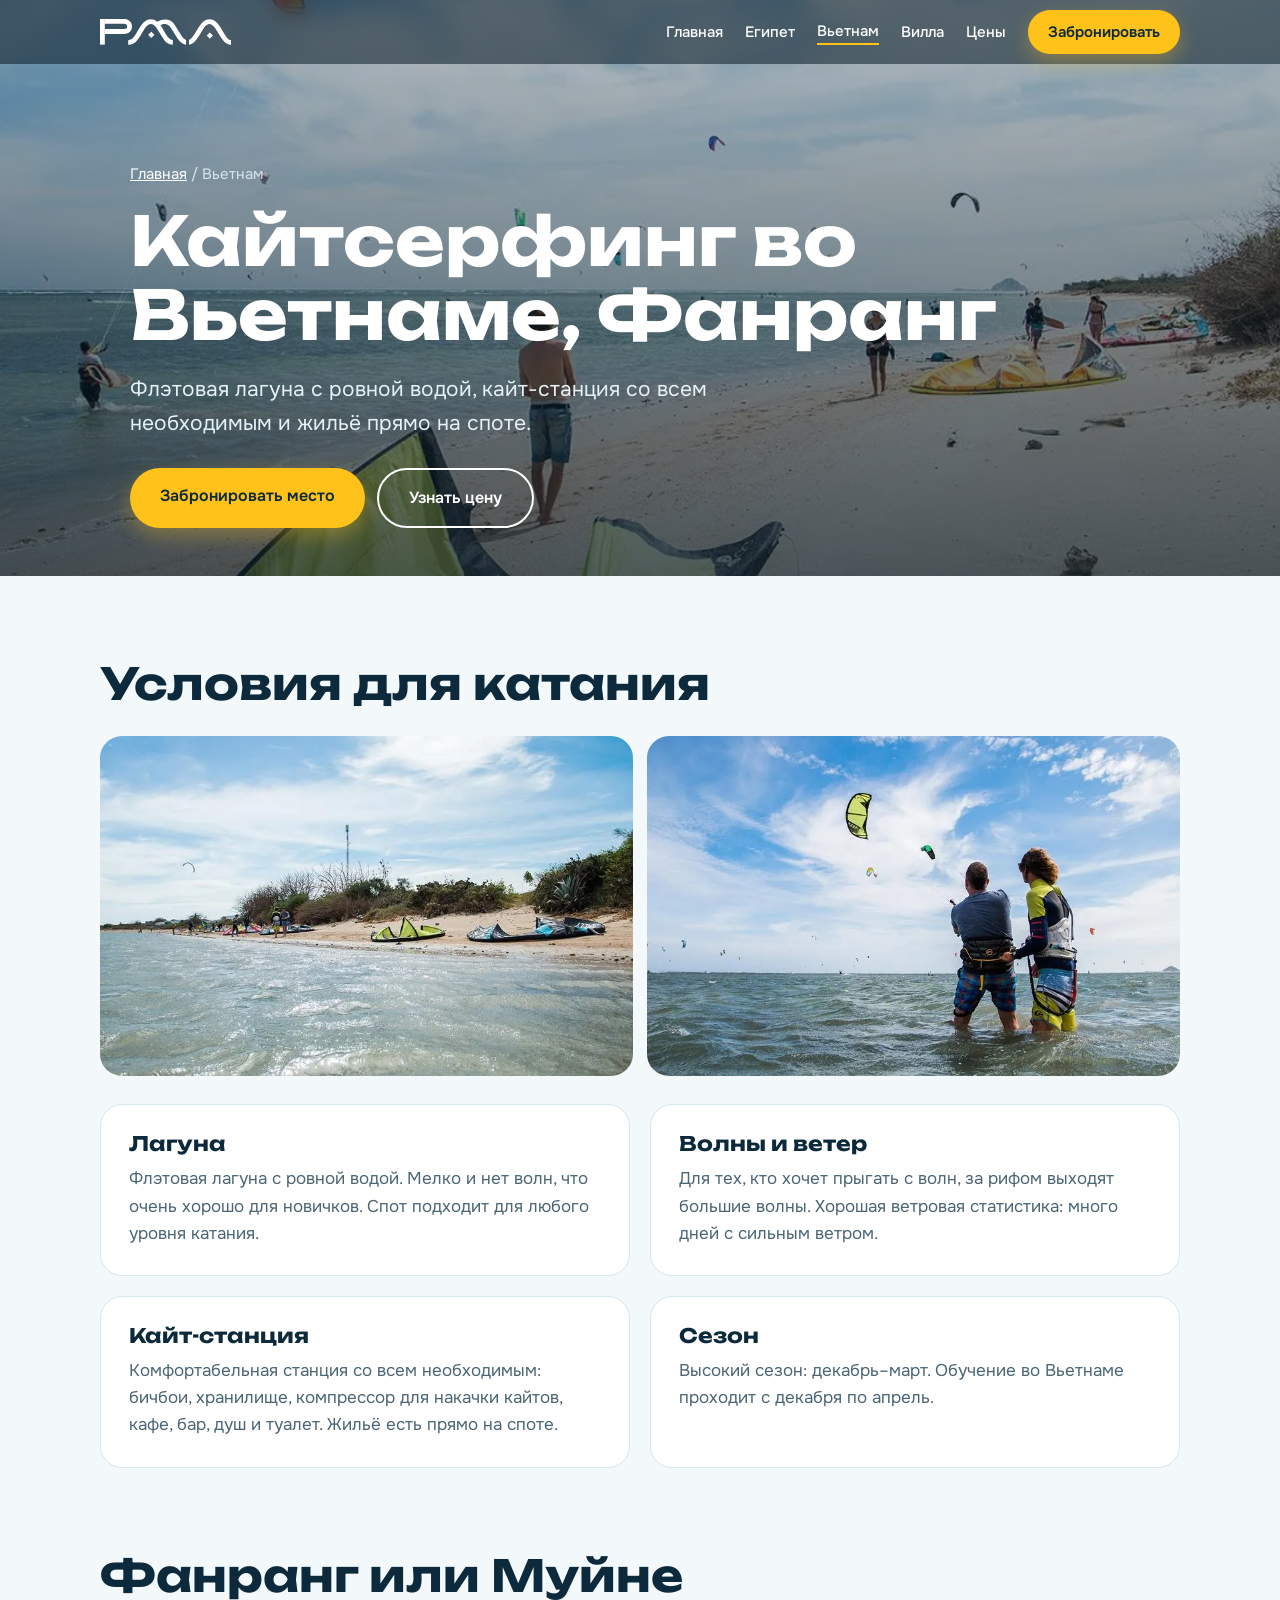
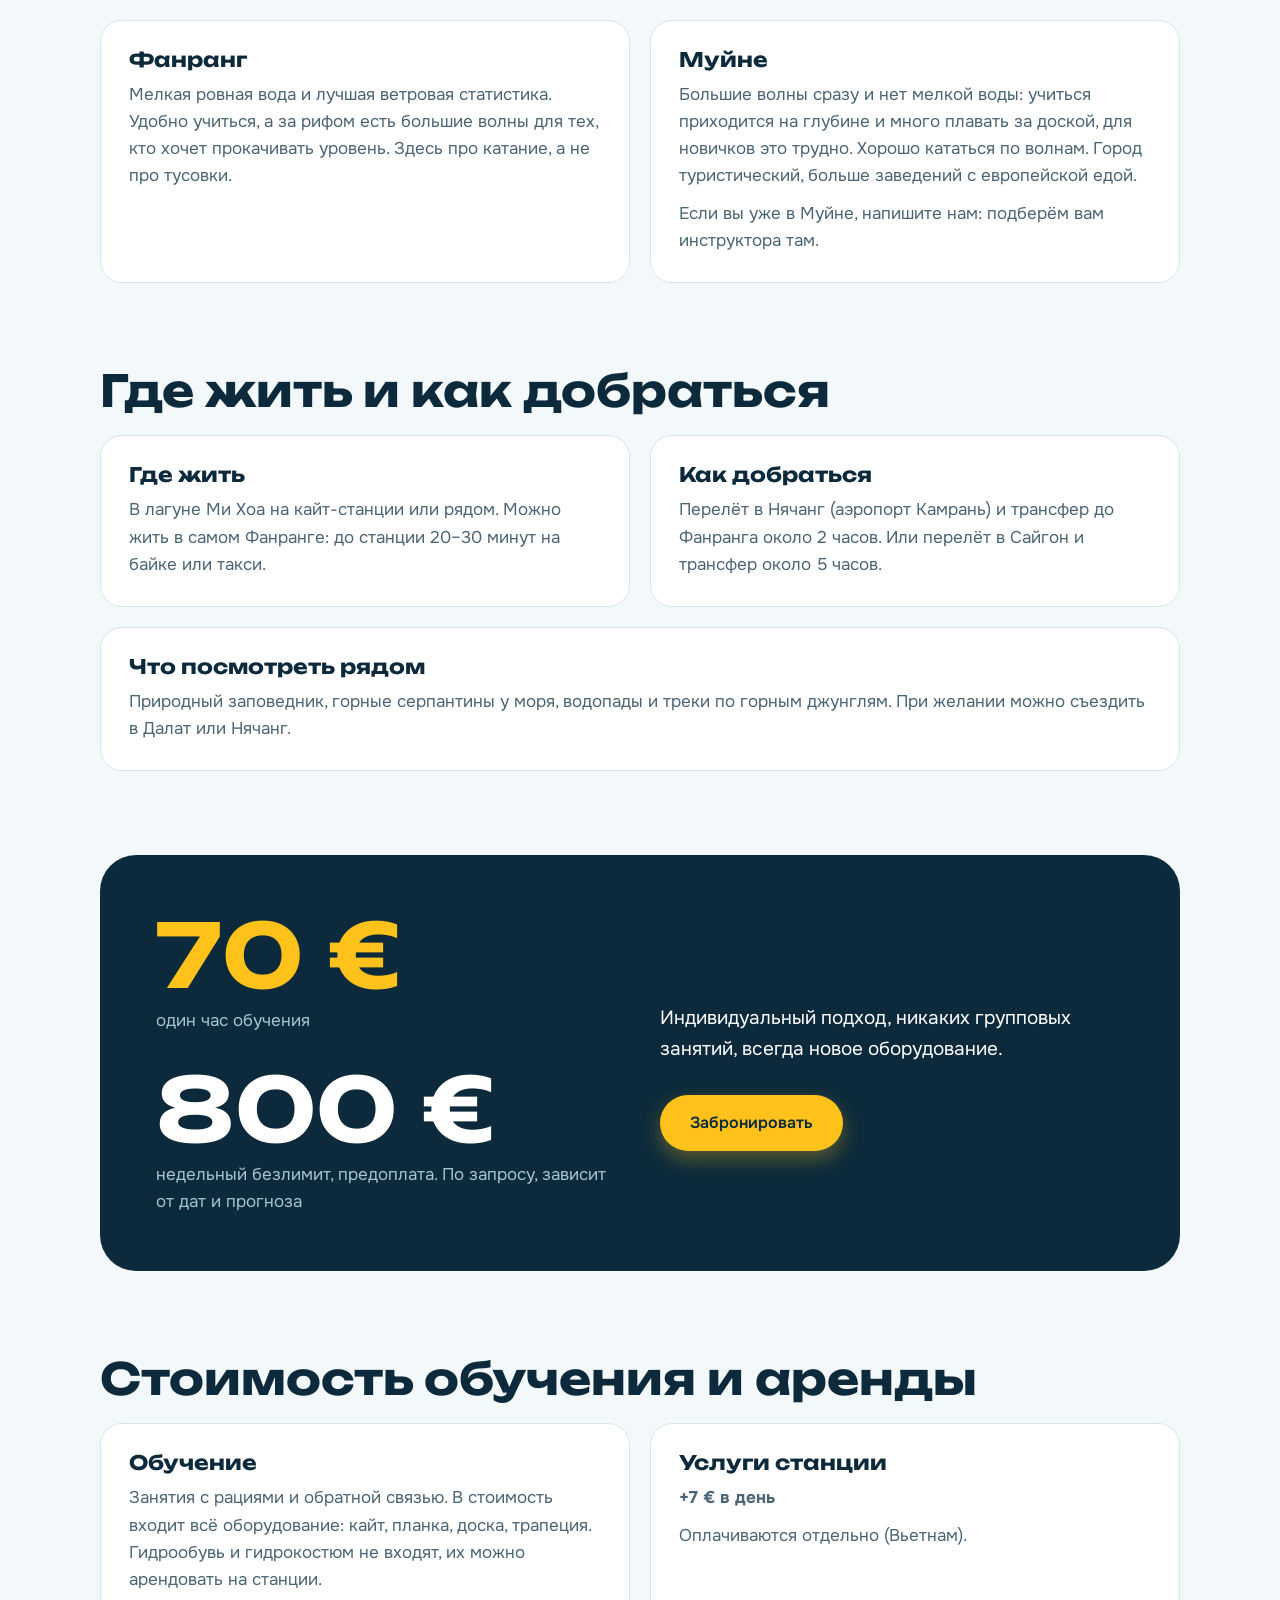
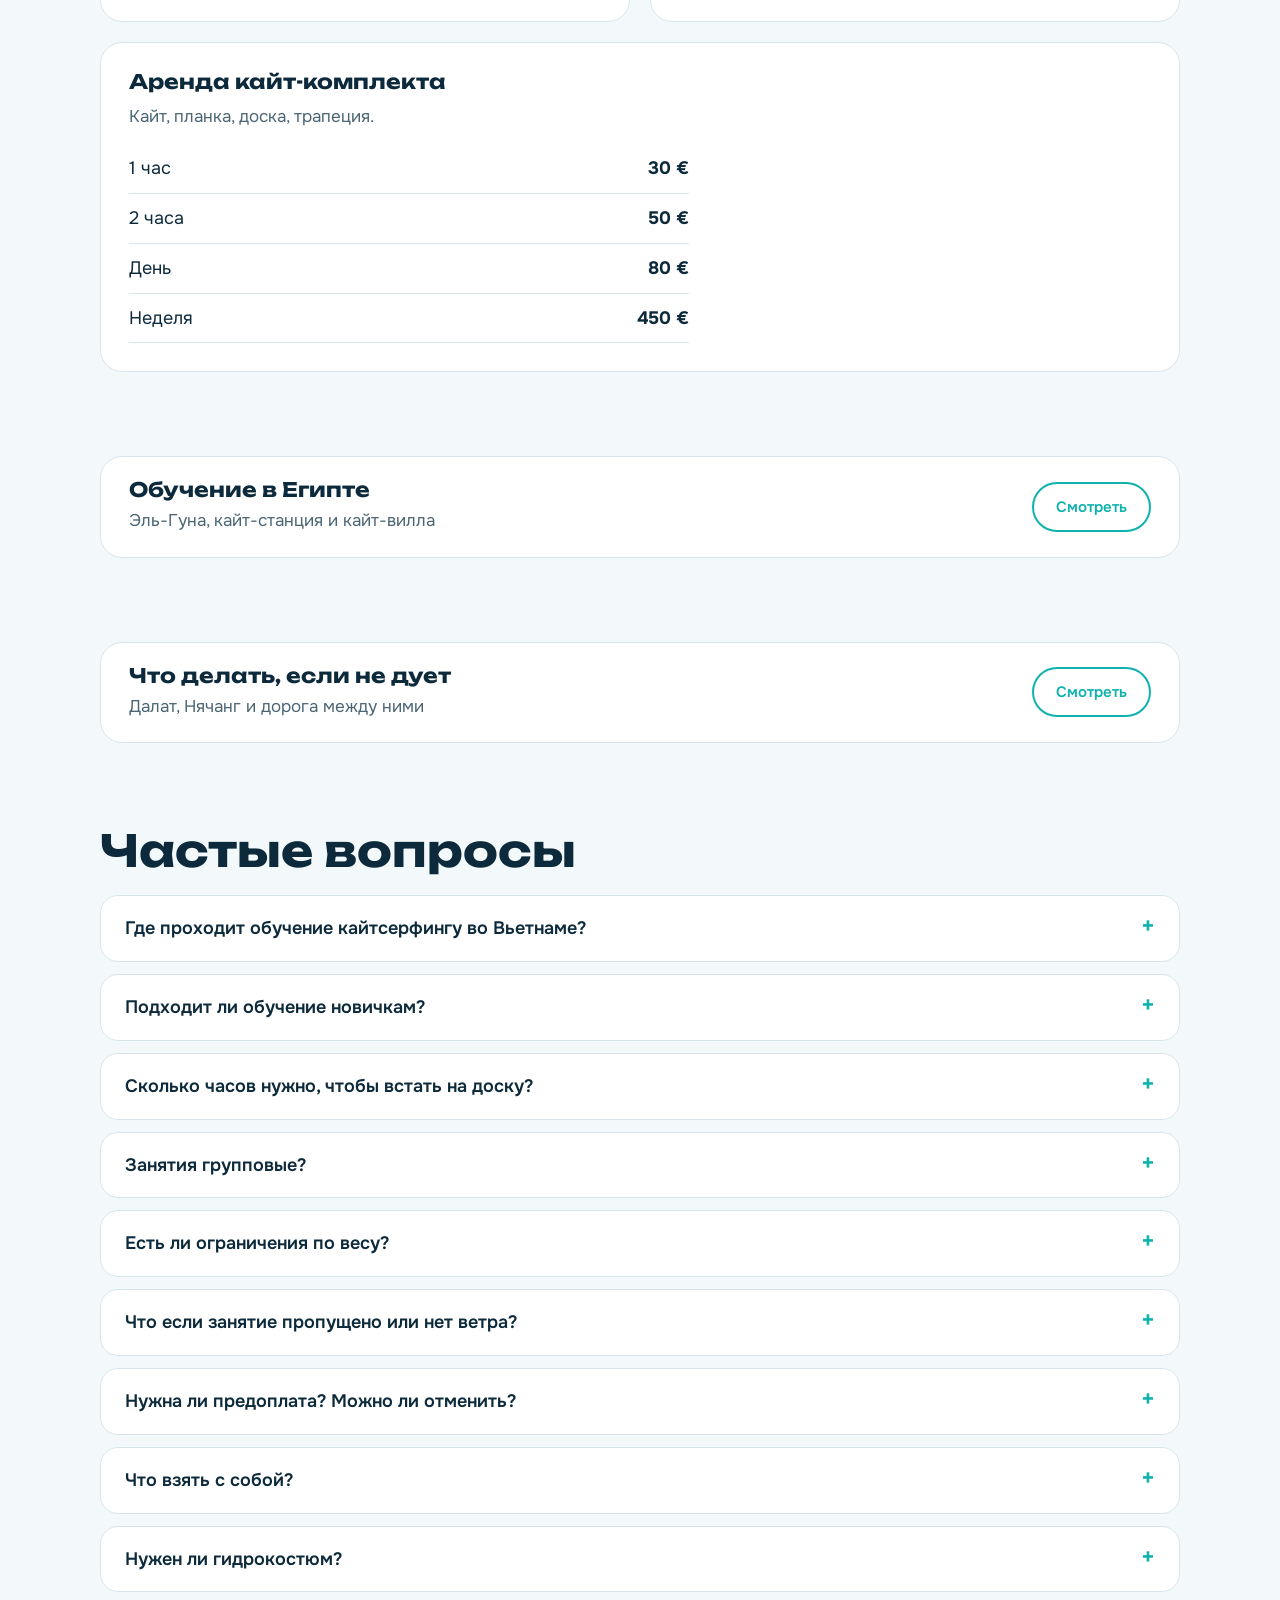
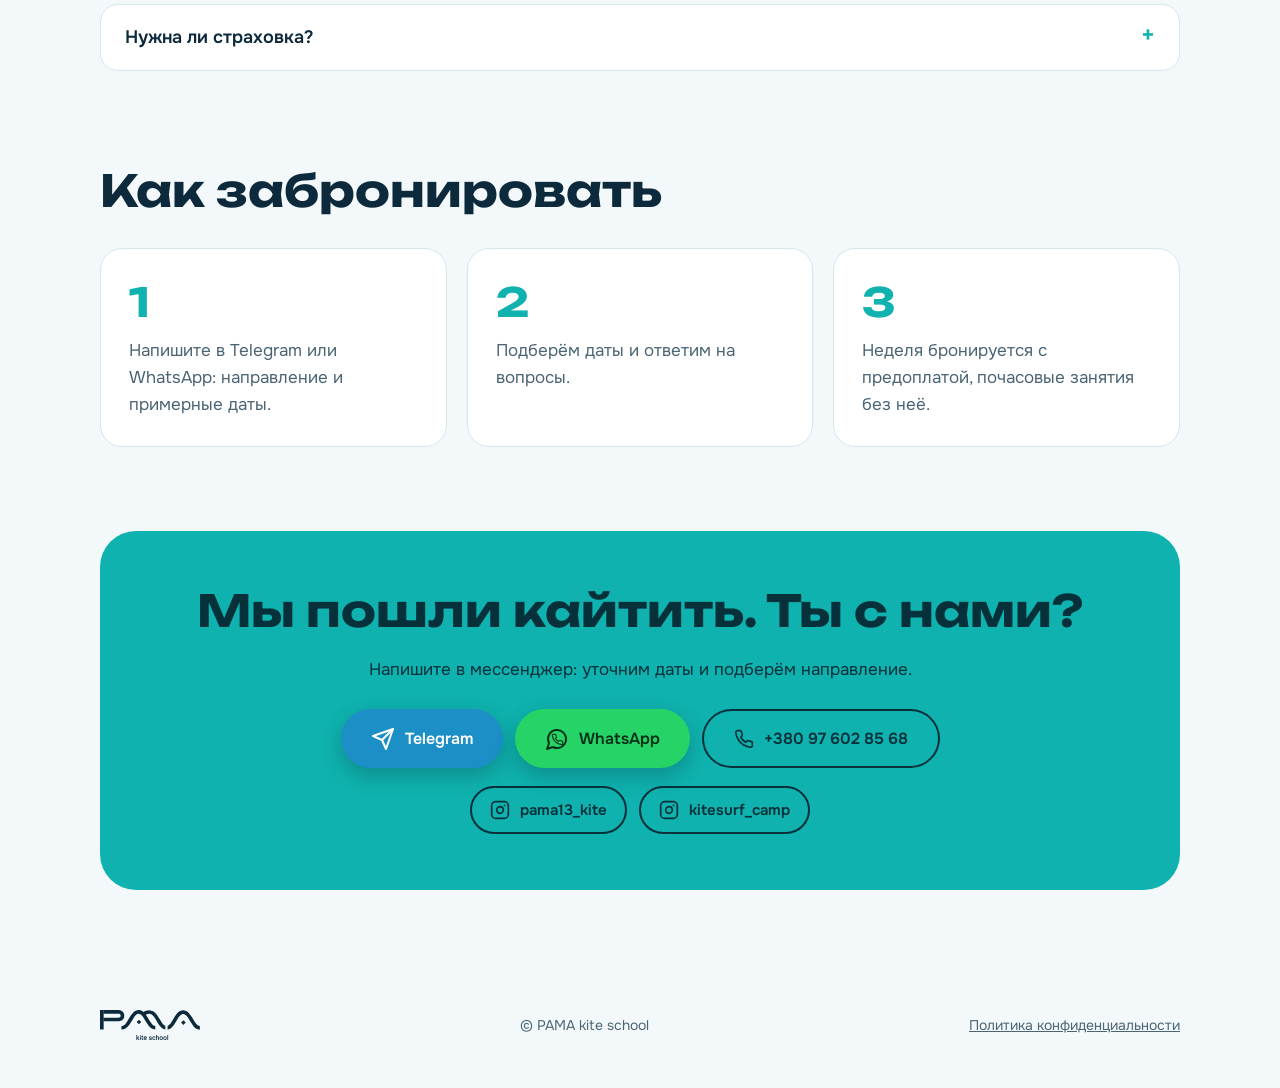
<file: vietnam.html>
<!DOCTYPE html>
<html lang="ru">
<head>
<meta charset="utf-8">
<meta name="viewport" content="width=device-width, initial-scale=1, viewport-fit=cover">
<title>Кайтсерфинг во Вьетнаме, Фанранг: обучение и станция | PAMA</title>
<meta name="description" content="Обучение кайтсерфингу во Вьетнаме, Фанранг: ровная лагуна, волны за рифом, кайт-станция с жильём. Час 70 €, неделя 800 € по предоплате.">
<link rel="canonical" href="https://pama13.com/vietnam">
<meta property="og:title" content="Кайтсерфинг во Вьетнаме, Фанранг: обучение и станция | PAMA">
<meta property="og:description" content="Обучение кайтсерфингу во Вьетнаме, Фанранг: ровная лагуна, волны за рифом, кайт-станция с жильём. Час 70 €, неделя 800 € по предоплате.">
<meta property="og:image" content="https://pama13.com/og-vietnam.jpg"><meta property="og:image:width" content="1200"><meta property="og:image:height" content="630"><meta name="twitter:card" content="summary_large_image"><meta name="twitter:image" content="https://pama13.com/og-vietnam.jpg">
<meta property="og:url" content="https://pama13.com/vietnam"><meta property="og:type" content="website">
<meta property="og:locale" content="ru_RU">

<link rel="icon" type="image/svg+xml" href="/favicon.svg"><link rel="icon" type="image/png" sizes="48x48" href="/favicon-48.png"><link rel="icon" href="/favicon.ico" sizes="any"><link rel="apple-touch-icon" href="/apple-touch-icon.png">
<link rel="preconnect" href="https://fonts.googleapis.com">
<link rel="preconnect" href="https://fonts.gstatic.com" crossorigin>
<link href="https://fonts.googleapis.com/css2?family=Unbounded:wght@500;700&family=Onest:wght@400;500;600&display=swap" rel="stylesheet">
<link rel="stylesheet" href="style.css">
<script type="application/ld+json">{"@context": "https://schema.org", "@type": "FAQPage", "mainEntity": [{"@type": "Question", "name": "Где проходит обучение кайтсерфингу во Вьетнаме?", "acceptedAnswer": {"@type": "Answer", "text": "Во Вьетнаме, в районе Фанранг (Фан Ранг, Phan Rang), в лагуне Ми Хоа на кайт-станции."}}, {"@type": "Question", "name": "Подходит ли обучение новичкам?", "acceptedAnswer": {"@type": "Answer", "text": "Да. Занятия проходят с нуля: сначала безопасность и управление кайтом, затем доска."}}, {"@type": "Question", "name": "Сколько часов нужно, чтобы встать на доску?", "acceptedAnswer": {"@type": "Answer", "text": "В среднем 4–6 часов обучения. У каждого по-разному: зависит от способностей и подготовки ученика."}}, {"@type": "Question", "name": "Занятия групповые?", "acceptedAnswer": {"@type": "Answer", "text": "Нет. Занятия индивидуальные: инструктор занимается с каждым учеником по очереди."}}, {"@type": "Question", "name": "Есть ли ограничения по весу?", "acceptedAnswer": {"@type": "Answer", "text": "Да, минимальный вес ученика 35 кг."}}, {"@type": "Question", "name": "Что если занятие пропущено или нет ветра?", "acceptedAnswer": {"@type": "Answer", "text": "На недельном курсе занятия не переносятся: неделя засчитывается полностью."}}, {"@type": "Question", "name": "Нужна ли предоплата? Можно ли отменить?", "acceptedAnswer": {"@type": "Answer", "text": "Неделя бронируется с предоплатой. Почасовые занятия без предоплаты. Отмена крайне нежелательна, поэтому бронируйте, когда уверены в датах."}}, {"@type": "Question", "name": "Что взять с собой?", "acceptedAnswer": {"@type": "Answer", "text": "Гидрообувь (можно арендовать на станции), крем от загара, лайкру с длинным рукавом, кепку-панаму. Очки по желанию."}}, {"@type": "Question", "name": "Нужен ли гидрокостюм?", "acceptedAnswer": {"@type": "Answer", "text": "Иногда нужен. Его можно арендовать на станции."}}, {"@type": "Question", "name": "Нужна ли страховка?", "acceptedAnswer": {"@type": "Answer", "text": "Очень желательна спортивная страховка. Оформите её перед поездкой."}}]}</script>
<script>(function(m,e,t,r,i,k,a){m[i]=m[i]||function(){(m[i].a=m[i].a||[]).push(arguments)};m[i].l=1*new Date();for(var j=0;j<document.scripts.length;j++){if(document.scripts[j].src===r){return;}}k=e.createElement(t),a=e.getElementsByTagName(t)[0],k.async=1,k.src=r,a.parentNode.insertBefore(k,a)})(window,document,"script","https://mc.yandex.ru/metrika/tag.js","ym");ym(90837089,"init",{clickmap:true,trackLinks:true,accurateTrackBounce:true,webvisor:true});</script><noscript><div><img src="https://mc.yandex.ru/watch/90837089" style="position:absolute;left:-9999px" alt=""></div></noscript>
<link rel="preload" as="image" href="phanrang-1.webp" fetchpriority="high">
<script type="application/ld+json">{"@context": "https://schema.org", "@type": "BreadcrumbList", "itemListElement": [{"@type": "ListItem", "position": 1, "name": "Главная", "item": "https://pama13.com/"}, {"@type": "ListItem", "position": 2, "name": "Вьетнам", "item": "https://pama13.com/vietnam"}]}</script>
</head>
<body>
<div id="intro" aria-hidden="true"><svg class="ilogo" role="img" aria-label="PAMA kite school" xmlns="http://www.w3.org/2000/svg" viewBox="0 0 1607 317.83"><defs><style>.cls-1{fill:#fff;}</style></defs><g><g><rect class="cls-1" y="0.02" width="58.92" height="313.36"/><path class="cls-1" d="M298.44,182.16H56.25V123.22l242.18,0c4.9,0,18.56-1.49,26.27-9.06,1.84-1.8,7.41-7.27,7.41-23.1,0-13.17-4.22-18.76-7.4-21.81-9.49-9.14-27.64-10.52-31.64-10.35l-1.13,0H56.25V0H291.51c7.13-.17,46.39.17,74.06,26.79C377.19,38,391,58.21,391,91.08c0,34-14,54.53-25.72,65.79C340.86,180.33,308.06,182.16,298.44,182.16Z"/><rect class="cls-1" x="600.42" y="167.16" width="52.98" height="52.98" transform="translate(320.55 -386.57) rotate(45)"/><rect class="cls-1" x="1315.62" y="175.99" width="52.98" height="52.98" transform="translate(536.27 -889.71) rotate(45)"/><path class="cls-1" d="M1005.05,217c-12.37-17.75-24-36-35.57-54.33-19.23-30.52-37.37-61.77-57.44-91.72-14.5-21.64-33.31-39.62-56.45-52.37-16.81-9.26-54.66-13-54.66-12.5C763.11,2.91,724.55,18.9,699.58,32.33,646.87-11.52,582.42-8.26,532,43.55,515.93,60,502.16,79.07,489.6,98.4c-18.5,28.48-34.17,58.8-52.64,87.31-11.53,17.8-24.37,35.37-39.49,50.12C381,251.91,363.34,258.48,345.7,256l-.81,58.17c2.51.15,5.06.23,7.63.23,37.42,0,67.92-16,92-43,17.14-19.18,32.31-40.39,46.36-62,18.35-28.23,34.39-57.94,52.07-86.61,11.72-19,25.13-36.87,43.61-50.07,22.49-16.06,47.8-16.87,69.47.17a170,170,0,0,1,33.43,35c15.24,21.58,27.9,44.95,42.19,67.22,18,28.07,35.5,56.56,55.19,83.43,16.55,22.59,38.3,40.22,65.46,49.17,11.94,3.94,24.7,5.4,37.69,8.11V256.44c-21.75-1.44-38.24-12.07-51.73-27.38-9.52-10.8-18.7-22.12-26.41-34.24-14.69-23.09-28.25-46.88-42.2-70.44-10.08-17-20.31-33.91-31.9-49.84,19.84-9.11,43.89-16.72,63.14-13.43,0,.37,5.59,1.7,8.24,2.22l.58.22,0-.08c24.79,5.11,41.07,22.69,55.75,42.19,8.85,11.75,16.85,24.2,24.5,36.78,17,28,33.17,56.58,50.53,84.39,14.87,23.82,32.28,45.75,54.7,63.16,17.15,13.32,35.93,22,56.74,25.11V255.39c-9.31-3.23-18.55-8.95-27.55-17.11C1017.36,231.84,1010.5,224.8,1005.05,217Z"/><path class="cls-1" d="M1555.26,231.06c-9.51-10.8-18.7-22.12-26.41-34.24-14.68-23.09-28.25-46.88-42.2-70.44-16.73-28.25-33.88-56.21-57-79.91-54.82-56.2-126-57.11-180.74-.92-16,16.45-29.8,35.52-42.35,54.85-18.51,28.48-34.17,58.8-52.64,87.31-11.53,17.8-24.38,35.37-39.49,50.12-8.56,8.34-17.42,14.11-26.44,17.4V315c29.1-4.41,53.51-19.21,73.52-41.61,17.15-19.18,32.31-40.39,46.36-62,18.35-28.23,34.39-57.94,52.08-86.61,11.72-19,25.12-36.87,43.61-50.07,22.48-16.06,47.79-16.87,69.46.17a170,170,0,0,1,33.44,35c15.24,21.58,27.9,44.95,42.18,67.22,18,28.07,35.51,56.56,55.2,83.43,16.55,22.59,38.29,40.22,65.45,49.17,12,3.94,24.71,5.4,37.7,8.11V258.44C1585.25,257,1568.75,246.37,1555.26,231.06Z"/></g></g></svg></div>
<script>try{if(sessionStorage.getItem("pama_intro")){document.getElementById("intro").style.display="none"}else{sessionStorage.setItem("pama_intro","1")}}catch(e){}</script>
<header><div class="wrap">
<a class="logo" href="index.html" aria-label="PAMA kite school: главная"><svg class="hlogo" role="img" aria-label="PAMA kite school" xmlns="http://www.w3.org/2000/svg" viewBox="0 0 1607 317.83"><defs><style>.cls-1{fill:#fff;}</style></defs><g><g><rect class="cls-1" y="0.02" width="58.92" height="313.36"/><path class="cls-1" d="M298.44,182.16H56.25V123.22l242.18,0c4.9,0,18.56-1.49,26.27-9.06,1.84-1.8,7.41-7.27,7.41-23.1,0-13.17-4.22-18.76-7.4-21.81-9.49-9.14-27.64-10.52-31.64-10.35l-1.13,0H56.25V0H291.51c7.13-.17,46.39.17,74.06,26.79C377.19,38,391,58.21,391,91.08c0,34-14,54.53-25.72,65.79C340.86,180.33,308.06,182.16,298.44,182.16Z"/><rect class="cls-1" x="600.42" y="167.16" width="52.98" height="52.98" transform="translate(320.55 -386.57) rotate(45)"/><rect class="cls-1" x="1315.62" y="175.99" width="52.98" height="52.98" transform="translate(536.27 -889.71) rotate(45)"/><path class="cls-1" d="M1005.05,217c-12.37-17.75-24-36-35.57-54.33-19.23-30.52-37.37-61.77-57.44-91.72-14.5-21.64-33.31-39.62-56.45-52.37-16.81-9.26-54.66-13-54.66-12.5C763.11,2.91,724.55,18.9,699.58,32.33,646.87-11.52,582.42-8.26,532,43.55,515.93,60,502.16,79.07,489.6,98.4c-18.5,28.48-34.17,58.8-52.64,87.31-11.53,17.8-24.37,35.37-39.49,50.12C381,251.91,363.34,258.48,345.7,256l-.81,58.17c2.51.15,5.06.23,7.63.23,37.42,0,67.92-16,92-43,17.14-19.18,32.31-40.39,46.36-62,18.35-28.23,34.39-57.94,52.07-86.61,11.72-19,25.13-36.87,43.61-50.07,22.49-16.06,47.8-16.87,69.47.17a170,170,0,0,1,33.43,35c15.24,21.58,27.9,44.95,42.19,67.22,18,28.07,35.5,56.56,55.19,83.43,16.55,22.59,38.3,40.22,65.46,49.17,11.94,3.94,24.7,5.4,37.69,8.11V256.44c-21.75-1.44-38.24-12.07-51.73-27.38-9.52-10.8-18.7-22.12-26.41-34.24-14.69-23.09-28.25-46.88-42.2-70.44-10.08-17-20.31-33.91-31.9-49.84,19.84-9.11,43.89-16.72,63.14-13.43,0,.37,5.59,1.7,8.24,2.22l.58.22,0-.08c24.79,5.11,41.07,22.69,55.75,42.19,8.85,11.75,16.85,24.2,24.5,36.78,17,28,33.17,56.58,50.53,84.39,14.87,23.82,32.28,45.75,54.7,63.16,17.15,13.32,35.93,22,56.74,25.11V255.39c-9.31-3.23-18.55-8.95-27.55-17.11C1017.36,231.84,1010.5,224.8,1005.05,217Z"/><path class="cls-1" d="M1555.26,231.06c-9.51-10.8-18.7-22.12-26.41-34.24-14.68-23.09-28.25-46.88-42.2-70.44-16.73-28.25-33.88-56.21-57-79.91-54.82-56.2-126-57.11-180.74-.92-16,16.45-29.8,35.52-42.35,54.85-18.51,28.48-34.17,58.8-52.64,87.31-11.53,17.8-24.38,35.37-39.49,50.12-8.56,8.34-17.42,14.11-26.44,17.4V315c29.1-4.41,53.51-19.21,73.52-41.61,17.15-19.18,32.31-40.39,46.36-62,18.35-28.23,34.39-57.94,52.08-86.61,11.72-19,25.12-36.87,43.61-50.07,22.48-16.06,47.79-16.87,69.46.17a170,170,0,0,1,33.44,35c15.24,21.58,27.9,44.95,42.18,67.22,18,28.07,35.51,56.56,55.2,83.43,16.55,22.59,38.29,40.22,65.45,49.17,12,3.94,24.71,5.4,37.7,8.11V258.44C1585.25,257,1568.75,246.37,1555.26,231.06Z"/></g></g></svg></a>
<nav><a href="index.html" class="d">Главная</a><a href="egypt.html">Египет</a><a href="vietnam.html" class="cur">Вьетнам</a><a href="villa.html" class="d">Вилла</a><a href="index.html#tsena" class="d">Цены</a><a class="btn" href="#kontakty" style="padding:10px 20px;font-size:15px">Забронировать</a></nav>
</div></header>
<main id="top">
<div class="hero sm" style="--hero:url(phanrang-1.webp)"><div class="wrap">
<div class="crumbs" style="color:#d5e6ec"><a href="index.html" style="color:#fff">Главная</a> / Вьетнам</div>
<h1>Кайтсерфинг во Вьетнаме, Фанранг</h1>
<p>Флэтовая лагуна с ровной водой, кайт-станция со всем необходимым и жильё прямо на споте.</p>
<div class="row"><a class="btn" href="#kontakty">Забронировать место</a><a class="btn line" href="#stoimost">Узнать цену</a></div>
</div></div>
<section><div class="wrap">
<h2>Условия для катания</h2>
<div class="gal two">
<img src="phanrang-2.webp" alt="Мелководье лагуны Фанранг" loading="lazy" width="800" height="533" decoding="async">
<img src="phanrang-3.webp" alt="Урок кайтсерфинга с инструктором в Фанранге" loading="lazy" width="800" height="533" decoding="async">
</div>
<div class="pr">
<div class="step"><h3 style="font-size:20px">Лагуна</h3>
<p>Флэтовая лагуна с ровной водой. Мелко и нет волн, что очень хорошо для новичков. Спот подходит для любого уровня катания.</p></div>
<div class="step"><h3 style="font-size:20px">Волны и ветер</h3>
<p>Для тех, кто хочет прыгать с волн, за рифом выходят большие волны. Хорошая ветровая статистика: много дней с сильным ветром.</p></div>
<div class="step"><h3 style="font-size:20px">Кайт-станция</h3>
<p>Комфортабельная станция со всем необходимым: бичбои, хранилище, компрессор для накачки кайтов, кафе, бар, душ и туалет. Жильё есть прямо на споте.</p></div>
<div class="step"><h3 style="font-size:20px">Сезон</h3>
<p>Высокий сезон: декабрь–март. Обучение во Вьетнаме проходит с декабря по апрель.</p></div>
</div></div></section>
<section style="padding-top:0"><div class="wrap">
<h2>Фанранг или Муйне</h2>
<div class="pr">
<div class="step"><h3 style="font-size:20px">Фанранг</h3>
<p>Мелкая ровная вода и лучшая ветровая статистика. Удобно учиться, а за рифом есть большие волны для тех, кто хочет прокачивать уровень. Здесь про катание, а не про тусовки.</p></div>
<div class="step"><h3 style="font-size:20px">Муйне</h3>
<p>Большие волны сразу и нет мелкой воды: учиться приходится на глубине и много плавать за доской, для новичков это трудно. Хорошо кататься по волнам. Город туристический, больше заведений с европейской едой.</p><p>Если вы уже в Муйне, напишите нам: подберём вам инструктора там.</p></div>
</div></div></section>
<section style="padding-top:0"><div class="wrap">
<h2>Где жить и как добраться</h2>
<div class="pr">
<div class="step"><h3 style="font-size:20px">Где жить</h3>
<p>В лагуне Ми Хоа на кайт-станции или рядом. Можно жить в самом Фанранге: до станции 20–30 минут на байке или такси.</p></div>
<div class="step"><h3 style="font-size:20px">Как добраться</h3>
<p>Перелёт в Нячанг (аэропорт Камрань) и трансфер до Фанранга около 2 часов. Или перелёт в Сайгон и трансфер около 5 часов.</p></div>
<div class="step wide"><h3 style="font-size:20px">Что посмотреть рядом</h3>
<p>Природный заповедник, горные серпантины у моря, водопады и треки по горным джунглям. При желании можно съездить в Далат или Нячанг.</p></div>
</div></div></section>
<section style="padding-top:0"><div class="wrap"><div class="price">
<div><div class="big">70 €</div><small>один час обучения</small><div class="big" style="color:#fff;margin-top:30px">800 €</div><small>недельный безлимит, предоплата. По запросу, зависит от дат и прогноза</small></div>
<div>
<p class="sub">Индивидуальный подход, никаких групповых занятий, всегда новое оборудование.</p><a class="btn" href="#kontakty" style="margin-top:12px">Забронировать</a></div>
</div></div></section>
<section id="stoimost" style="padding-top:0"><div class="wrap">
<h2>Стоимость обучения и аренды</h2>
<div class="pr">
<div class="step"><h3>Обучение</h3><p>Занятия с рациями и обратной связью. В стоимость входит всё оборудование: кайт, планка, доска, трапеция. Гидрообувь и гидрокостюм не входят, их можно арендовать на станции.</p></div>
<div class="step"><h3>Услуги станции</h3><p><strong>+7 € в день</strong></p><p>Оплачиваются отдельно (Вьетнам).</p></div>
<div class="step wide"><h3>Аренда кайт-комплекта</h3><p>Кайт, планка, доска, трапеция.</p>
<table class="tbl"><tr><td>1 час</td><td>30 €</td></tr><tr><td>2 часа</td><td>50 €</td></tr><tr><td>День</td><td>80 €</td></tr><tr><td>Неделя</td><td>450 €</td></tr></table></div>
</div></div></section>
<section style="padding-top:0"><div class="wrap"><div class="bar"><div><h3>Обучение в Египте</h3><p>Эль-Гуна, кайт-станция и кайт-вилла</p></div><a class="more" href="egypt.html">Смотреть</a></div></div></section>
<section style="padding-top:0"><div class="wrap"><div class="bar"><div><h3>Что делать, если не дует</h3><p>Далат, Нячанг и дорога между ними</p></div><a class="more" href="ne-duet.html">Смотреть</a></div></div></section>
<section id="faq" style="padding-top:0"><div class="wrap"><h2>Частые вопросы</h2><div class="faq"><details><summary>Где проходит обучение кайтсерфингу во Вьетнаме?</summary><p>Во Вьетнаме, в районе Фанранг (Фан Ранг, Phan Rang), в лагуне Ми Хоа на кайт-станции.</p></details><details><summary>Подходит ли обучение новичкам?</summary><p>Да. Занятия проходят с нуля: сначала безопасность и управление кайтом, затем доска.</p></details><details><summary>Сколько часов нужно, чтобы встать на доску?</summary><p>В среднем 4–6 часов обучения. У каждого по-разному: зависит от способностей и подготовки ученика.</p></details><details><summary>Занятия групповые?</summary><p>Нет. Занятия индивидуальные: инструктор занимается с каждым учеником по очереди.</p></details><details><summary>Есть ли ограничения по весу?</summary><p>Да, минимальный вес ученика 35 кг.</p></details><details><summary>Что если занятие пропущено или нет ветра?</summary><p>На недельном курсе занятия не переносятся: неделя засчитывается полностью.</p></details><details><summary>Нужна ли предоплата? Можно ли отменить?</summary><p>Предоплата нужна только на неделю, почасовые занятия без неё. Отменить бронь можно не позже чем за две недели до занятий.</p></details><details><summary>Что взять с собой?</summary><p>Гидрообувь (можно арендовать на станции), крем от загара, лайкру с длинным рукавом, кепку-панаму. Очки по желанию.</p></details><details><summary>Нужен ли гидрокостюм?</summary><p>Иногда нужен. Его можно арендовать на станции.</p></details><details><summary>Нужна ли страховка?</summary><p>Очень желательна спортивная страховка. Оформите её перед поездкой.</p></details></div></div></section>
<section id="kak" style="padding-top:0"><div class="wrap">
<h2>Как забронировать</h2>
<div class="steps">
<div class="step"><b>1</b><p>Напишите в Telegram или WhatsApp: направление и примерные даты.</p></div>
<div class="step"><b>2</b><p>Подберём даты и ответим на вопросы.</p></div>
<div class="step"><b>3</b><p>Неделя бронируется с предоплатой, почасовые занятия без неё.</p></div>
</div></div></section>
<section id="kontakty" style="padding-top:0"><div class="wrap"><div class="contact">
<h2>Мы пошли кайтить. Ты с нами?</h2>
<p>Напишите в мессенджер: уточним даты и подберём направление.</p>
<div class="row">
<a class="btn tg" href="https://t.me/Pama13" onclick="window.ym&&ym(90837089,'reachGoal','tg_click')"><svg class="ic" viewBox="0 0 24 24" aria-hidden="true"><path d="m22 2-7 20-4-9-9-4Z"/><path d="M22 2 11 13"/></svg>Telegram</a>
<a class="btn wa" href="https://wa.me/79897724274" onclick="window.ym&&ym(90837089,'reachGoal','wa_click')"><svg class="ic" viewBox="0 0 24 24" aria-hidden="true"><path d="M7.9 20A9 9 0 1 0 4 16.1L2 22Z"/><path transform="translate(6.2 6.2) scale(.52)" d="M22 16.92v3a2 2 0 0 1-2.18 2 19.79 19.79 0 0 1-8.63-3.07 19.5 19.5 0 0 1-6-6 19.79 19.79 0 0 1-3.07-8.67A2 2 0 0 1 4.11 2h3a2 2 0 0 1 2 1.72 12.84 12.84 0 0 0 .7 2.81 2 2 0 0 1-.45 2.11L8.09 9.91a16 16 0 0 0 6 6l1.27-1.27a2 2 0 0 1 2.11-.45 12.84 12.84 0 0 0 2.81.7A2 2 0 0 1 22 16.92z"/></svg>WhatsApp</a>
<a class="btn line" href="tel:+380976028568" onclick="window.ym&&ym(90837089,'reachGoal','phone_click')"><svg class="ic" viewBox="0 0 24 24" aria-hidden="true"><path d="M22 16.92v3a2 2 0 0 1-2.18 2 19.79 19.79 0 0 1-8.63-3.07 19.5 19.5 0 0 1-6-6 19.79 19.79 0 0 1-3.07-8.67A2 2 0 0 1 4.11 2h3a2 2 0 0 1 2 1.72 12.84 12.84 0 0 0 .7 2.81 2 2 0 0 1-.45 2.11L8.09 9.91a16 16 0 0 0 6 6l1.27-1.27a2 2 0 0 1 2.11-.45 12.84 12.84 0 0 0 2.81.7A2 2 0 0 1 22 16.92z"/></svg>+380 97 602 85 68</a>
</div>
<div class="row ig">
<a class="btn line sm" href="https://instagram.com/pama13_kite" onclick="window.ym&&ym(90837089,'reachGoal','insta_click')"><svg class="ic" viewBox="0 0 24 24" aria-hidden="true"><rect x="2" y="2" width="20" height="20" rx="5"/><path d="M16 11.37A4 4 0 1 1 12.63 8 4 4 0 0 1 16 11.37z"/><path d="M17.5 6.5h.01"/></svg>pama13_kite</a>
<a class="btn line sm" href="https://instagram.com/kitesurf_camp" onclick="window.ym&&ym(90837089,'reachGoal','insta_click')"><svg class="ic" viewBox="0 0 24 24" aria-hidden="true"><rect x="2" y="2" width="20" height="20" rx="5"/><path d="M16 11.37A4 4 0 1 1 12.63 8 4 4 0 0 1 16 11.37z"/><path d="M17.5 6.5h.01"/></svg>kitesurf_camp</a>
</div>
</div></div></section>
</main>
<footer><div class="wrap"><svg class="flogo" role="img" aria-label="PAMA kite school" xmlns="http://www.w3.org/2000/svg" viewBox="0 0 1607 482.8"><g><g><path d="M604.37,457.42l-5.66,5.82v18.51H586V401.2h12.75v46.46l4-5L618.37,425h15.32L612.6,448.66l23.34,33.09H621.21Z"/><path d="M642,410.22a6.88,6.88,0,0,1,1.86-4.92,7,7,0,0,1,5.32-1.95,7.1,7.1,0,0,1,5.35,1.95,6.82,6.82,0,0,1,1.89,4.92,6.6,6.6,0,0,1-1.89,4.83,7.13,7.13,0,0,1-5.35,1.93,7,7,0,0,1-5.32-1.93A6.66,6.66,0,0,1,642,410.22Zm13.53,71.53H642.81V425h12.75Z"/><path d="M685.4,411.21V425h10v9.44h-10v31.68c0,2.16.43,3.73,1.29,4.69s2.38,1.44,4.58,1.44a19.59,19.59,0,0,0,4.46-.52v9.86a31.53,31.53,0,0,1-8.39,1.2q-14.69,0-14.68-16.2V434.45h-9.34V425h9.34v-13.8Z"/><path d="M730.14,482.8q-12.12,0-19.64-7.63T703,454.85v-1.57a34,34,0,0,1,3.28-15.19,25,25,0,0,1,9.2-10.41A24.36,24.36,0,0,1,728.67,424q11.6,0,17.91,7.39t6.32,20.93v5.14H715.82q.57,7,4.69,11.12a14.09,14.09,0,0,0,10.36,4.09,17.26,17.26,0,0,0,14.27-7.08L752,472.1a23,23,0,0,1-9.1,7.9A28.51,28.51,0,0,1,730.14,482.8Zm-1.52-48.61a10.72,10.72,0,0,0-8.47,3.67q-3.23,3.66-4.12,10.22h24.28v-.94q-.42-6.4-3.41-9.68A10.65,10.65,0,0,0,728.62,434.19Z"/><path d="M821.34,466.34a5.78,5.78,0,0,0-2.8-5.2q-2.82-1.78-9.31-3.14a47.74,47.74,0,0,1-10.86-3.47q-9.54-4.61-9.55-13.37A15.13,15.13,0,0,1,795,428.89q6.19-4.93,15.74-4.93,10.17,0,16.44,5a16,16,0,0,1,6.27,13.06H820.71a7.87,7.87,0,0,0-2.73-6.11,10.46,10.46,0,0,0-7.23-2.44,11.34,11.34,0,0,0-6.85,1.94,6.15,6.15,0,0,0-2.65,5.2,5.17,5.17,0,0,0,2.47,4.56q2.46,1.62,10,3.28a47.22,47.22,0,0,1,11.78,3.93,16.65,16.65,0,0,1,6.34,5.48,13.9,13.9,0,0,1,2.08,7.76,14.8,14.8,0,0,1-6.35,12.41q-6.35,4.74-16.63,4.74a29.48,29.48,0,0,1-12.43-2.51,20.49,20.49,0,0,1-8.49-6.93,16.35,16.35,0,0,1-3-9.49h12.37a9,9,0,0,0,3.41,6.95,13.29,13.29,0,0,0,8.34,2.44q5,0,7.66-1.92A5.9,5.9,0,0,0,821.34,466.34Z"/><path d="M868.28,472.63a11.55,11.55,0,0,0,7.92-2.78,9.48,9.48,0,0,0,3.36-6.87h12a18.62,18.62,0,0,1-3.31,9.88,21.64,21.64,0,0,1-8.39,7.27,25,25,0,0,1-11.43,2.67q-11.91,0-18.88-7.71t-7-21.29v-1.31q0-13,6.92-20.74T868.39,424q10.11,0,16.49,5.9t6.69,15.5h-12a11.67,11.67,0,0,0-3.33-8,10.71,10.71,0,0,0-8-3.14,11.19,11.19,0,0,0-9.54,4.48q-3.36,4.49-3.41,13.61v2q0,9.24,3.33,13.77T868.28,472.63Z"/><path d="M913.75,431.2A19.93,19.93,0,0,1,929.54,424q18.13,0,18.41,20.72v37.07H935.2v-36.6q0-5.88-2.54-8.32c-1.7-1.62-4.19-2.44-7.47-2.44a12.29,12.29,0,0,0-11.44,6.82v40.54H901V401.2h12.74Z"/><path d="M958.44,452.86a33.52,33.52,0,0,1,3.3-15A24.16,24.16,0,0,1,971,427.55,26.22,26.22,0,0,1,984.76,424q11.49,0,18.65,7.39t7.73,19.62l.06,3a33.79,33.79,0,0,1-3.23,15,23.86,23.86,0,0,1-9.23,10.22,26.28,26.28,0,0,1-13.87,3.62q-12,0-19.22-8t-7.21-21.32Zm12.74,1.1q0,8.76,3.62,13.71a11.75,11.75,0,0,0,10.07,5,11.62,11.62,0,0,0,10-5q3.6-5,3.59-14.73,0-8.61-3.69-13.64a12.48,12.48,0,0,0-20-.08Q971.18,444.11,971.18,454Z"/><path d="M1019.59,452.86a33.52,33.52,0,0,1,3.3-15,24.16,24.16,0,0,1,9.28-10.28,26.23,26.23,0,0,1,13.75-3.59q11.47,0,18.64,7.39T1072.3,451l0,3a33.79,33.79,0,0,1-3.23,15,23.8,23.8,0,0,1-9.23,10.22A26.25,26.25,0,0,1,1046,482.8q-12,0-19.22-8t-7.21-21.32Zm12.74,1.1q0,8.76,3.62,13.71a11.75,11.75,0,0,0,10.07,5,11.62,11.62,0,0,0,10-5q3.6-5,3.6-14.73,0-8.61-3.7-13.64a12.48,12.48,0,0,0-20-.08Q1032.34,444.11,1032.33,454Z"/><path d="M1096.68,481.75h-12.74V401.2h12.74Z"/><rect y="0.02" width="58.92" height="313.36"/><path d="M298.44,182.16H56.25V123.22l242.18,0c4.9,0,18.56-1.49,26.27-9.06,1.84-1.8,7.41-7.27,7.41-23.1,0-13.17-4.22-18.76-7.4-21.81-9.49-9.14-27.64-10.52-31.64-10.35l-1.13,0H56.25V0H291.51c7.13-.17,46.39.17,74.06,26.79C377.19,38,391,58.21,391,91.08c0,34-14,54.53-25.72,65.79C340.86,180.33,308.06,182.16,298.44,182.16Z"/><rect x="600.42" y="167.16" width="52.98" height="52.98" transform="translate(320.55 -386.57) rotate(45)"/><rect x="1315.62" y="175.99" width="52.98" height="52.98" transform="translate(536.27 -889.71) rotate(45)"/><path d="M1005.05,217c-12.37-17.75-24-36-35.57-54.33-19.23-30.52-37.37-61.77-57.44-91.72-14.5-21.64-33.31-39.62-56.45-52.37-16.81-9.26-54.66-13-54.66-12.5C763.11,2.91,724.55,18.9,699.58,32.33,646.87-11.52,582.42-8.26,532,43.55,515.93,60,502.16,79.07,489.6,98.4c-18.5,28.48-34.17,58.8-52.64,87.31-11.53,17.8-24.37,35.37-39.49,50.12C381,251.91,363.34,258.48,345.7,256l-.81,58.17c2.51.15,5.06.23,7.63.23,37.42,0,67.92-16,92-43,17.14-19.18,32.31-40.39,46.36-62,18.35-28.23,34.39-57.94,52.07-86.61,11.72-19,25.13-36.87,43.61-50.07,22.49-16.06,47.8-16.87,69.47.17a170,170,0,0,1,33.43,35c15.24,21.58,27.9,44.95,42.19,67.22,18,28.07,35.5,56.56,55.19,83.43,16.55,22.59,38.3,40.22,65.46,49.17,11.94,3.94,24.7,5.4,37.69,8.11V256.44c-21.75-1.44-38.24-12.07-51.73-27.38-9.52-10.8-18.7-22.12-26.41-34.24-14.69-23.09-28.25-46.88-42.2-70.44-10.08-17-20.31-33.91-31.9-49.84,19.84-9.11,43.89-16.72,63.14-13.43,0,.37,5.59,1.7,8.24,2.22l.58.22,0-.08c24.79,5.11,41.07,22.69,55.75,42.19,8.85,11.75,16.85,24.2,24.5,36.78,17,28,33.17,56.58,50.53,84.39,14.87,23.82,32.28,45.75,54.7,63.16,17.15,13.32,35.93,22,56.74,25.11V255.39c-9.31-3.23-18.55-8.95-27.55-17.11C1017.36,231.84,1010.5,224.8,1005.05,217Z"/><path d="M1555.26,231.06c-9.51-10.8-18.7-22.12-26.41-34.24-14.68-23.09-28.25-46.88-42.2-70.44-16.73-28.25-33.88-56.21-57-79.91-54.82-56.2-126-57.11-180.74-.92-16,16.45-29.8,35.52-42.35,54.85-18.51,28.48-34.17,58.8-52.64,87.31-11.53,17.8-24.38,35.37-39.49,50.12-8.56,8.34-17.42,14.11-26.44,17.4V315c29.1-4.41,53.51-19.21,73.52-41.61,17.15-19.18,32.31-40.39,46.36-62,18.35-28.23,34.39-57.94,52.08-86.61,11.72-19,25.12-36.87,43.61-50.07,22.48-16.06,47.79-16.87,69.46.17a170,170,0,0,1,33.44,35c15.24,21.58,27.9,44.95,42.18,67.22,18,28.07,35.51,56.56,55.2,83.43,16.55,22.59,38.29,40.22,65.45,49.17,12,3.94,24.71,5.4,37.7,8.11V258.44C1585.25,257,1568.75,246.37,1555.26,231.06Z"/></g></g></svg><span>© PAMA kite school</span><a href="privacy-policy.html">Политика конфиденциальности</a></div></footer>
<div class="fab" id="fab"><a class="tg" href="https://t.me/Pama13" aria-label="Написать в Telegram" onclick="window.ym&&ym(90837089,'reachGoal','tg_click')"><svg class="ic" viewBox="0 0 24 24" aria-hidden="true"><path d="m22 2-7 20-4-9-9-4Z"/><path d="M22 2 11 13"/></svg><span>Написать</span></a><a class="wa" href="https://wa.me/79897724274" aria-label="Написать в WhatsApp" onclick="window.ym&&ym(90837089,'reachGoal','wa_click')"><svg class="ic" viewBox="0 0 24 24" aria-hidden="true"><path d="M7.9 20A9 9 0 1 0 4 16.1L2 22Z"/><path transform="translate(6.2 6.2) scale(.52)" d="M22 16.92v3a2 2 0 0 1-2.18 2 19.79 19.79 0 0 1-8.63-3.07 19.5 19.5 0 0 1-6-6 19.79 19.79 0 0 1-3.07-8.67A2 2 0 0 1 4.11 2h3a2 2 0 0 1 2 1.72 12.84 12.84 0 0 0 .7 2.81 2 2 0 0 1-.45 2.11L8.09 9.91a16 16 0 0 0 6 6l1.27-1.27a2 2 0 0 1 2.11-.45 12.84 12.84 0 0 0 2.81.7A2 2 0 0 1 22 16.92z"/></svg></a></div>
<script>(function(){var f=document.getElementById("fab"),k=document.getElementById("kontakty"),h=document.querySelector(".hero");if(!f||!k||!("IntersectionObserver"in window))return;var a=0,b=0;function u(){f.classList.toggle("off",!!(a||b))}new IntersectionObserver(function(e){a=e[0].isIntersecting;u()}).observe(k);if(h)new IntersectionObserver(function(e){b=e[0].isIntersecting;u()},{threshold:.35}).observe(h)})();</script>
</body>
</html>
</file>
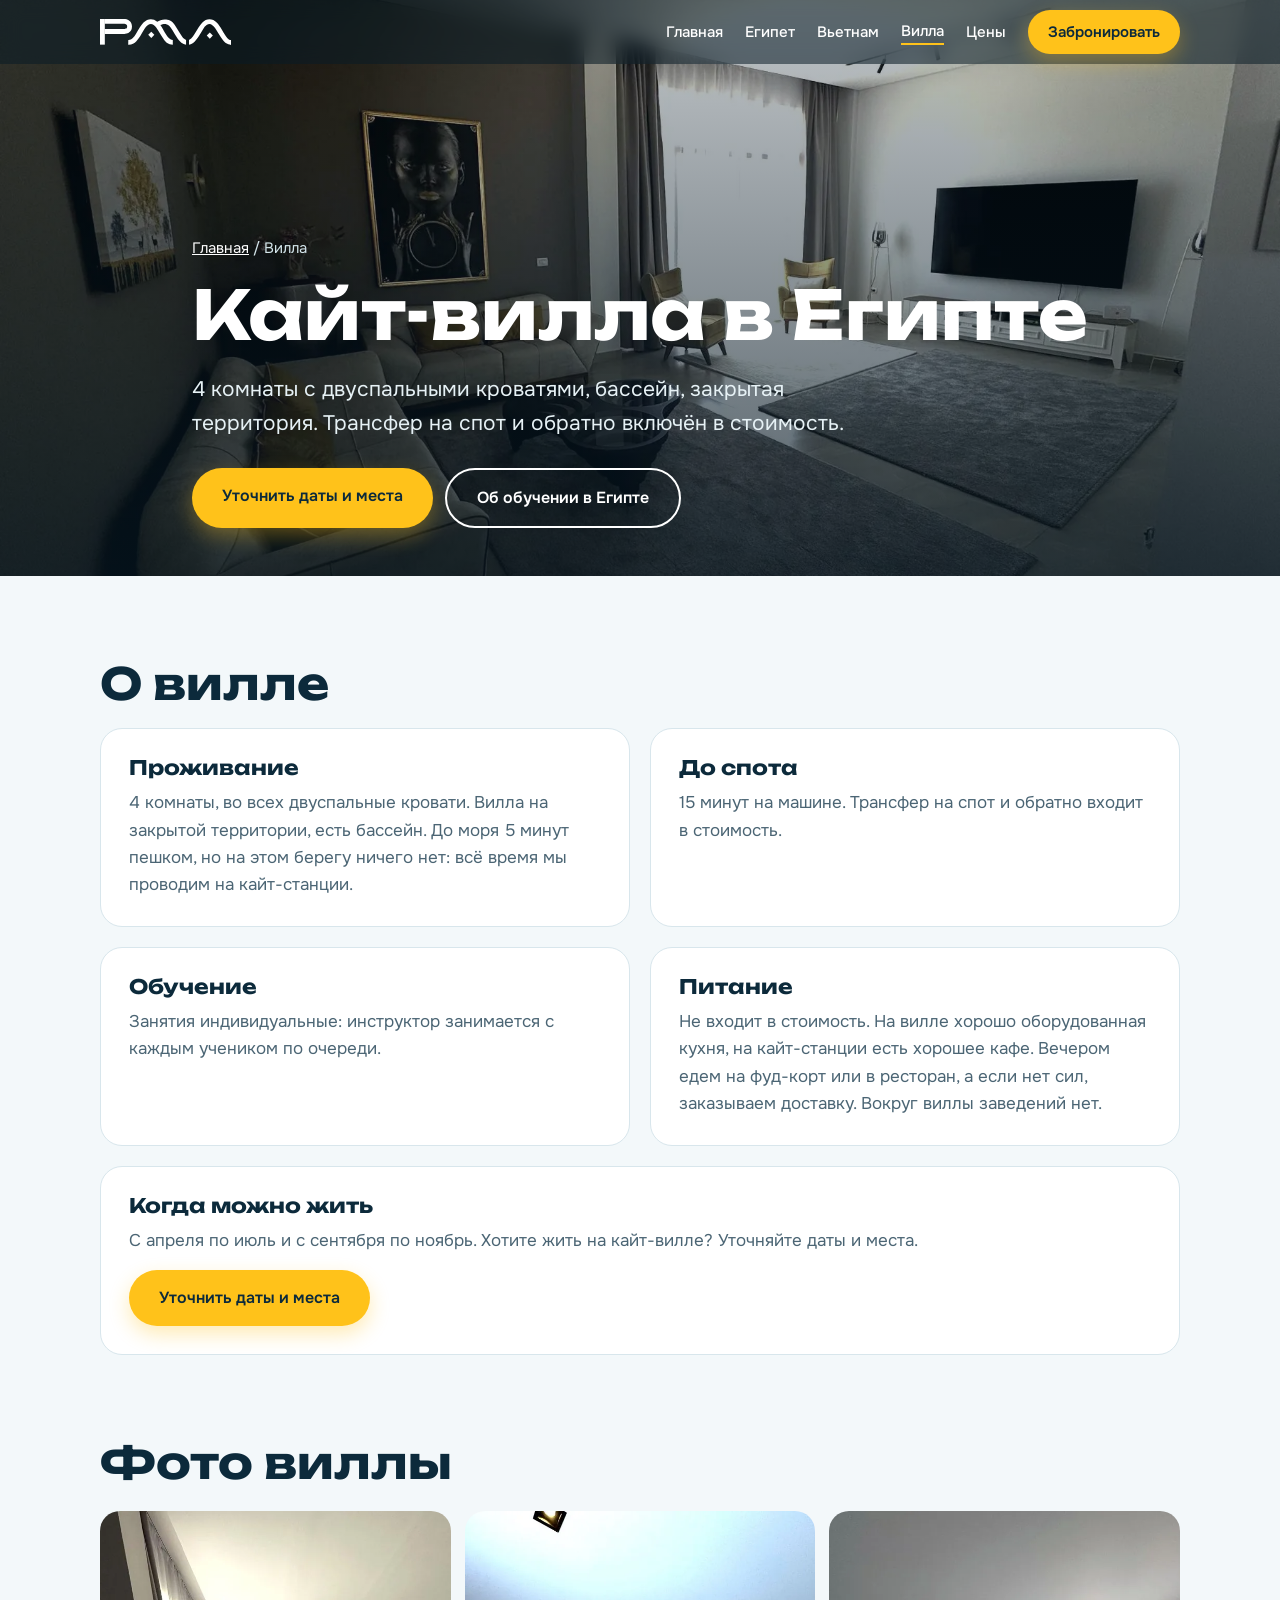
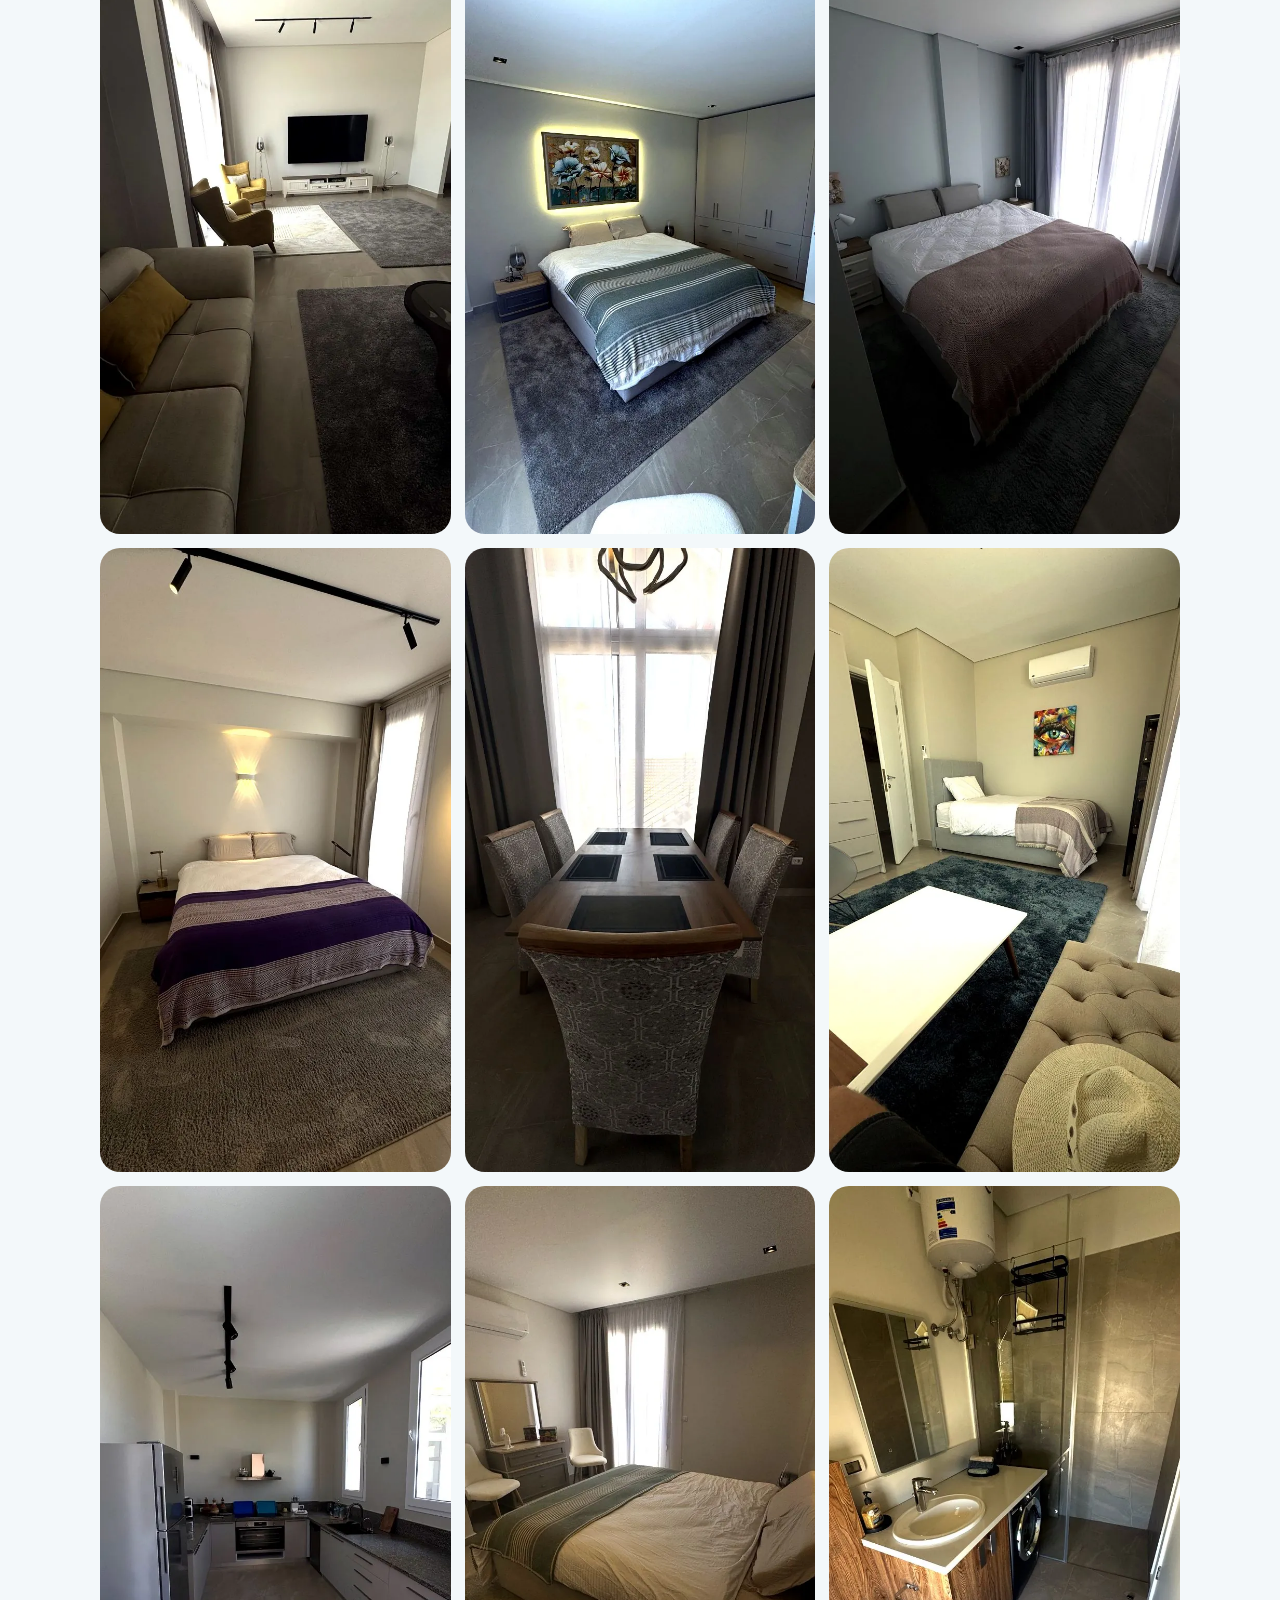
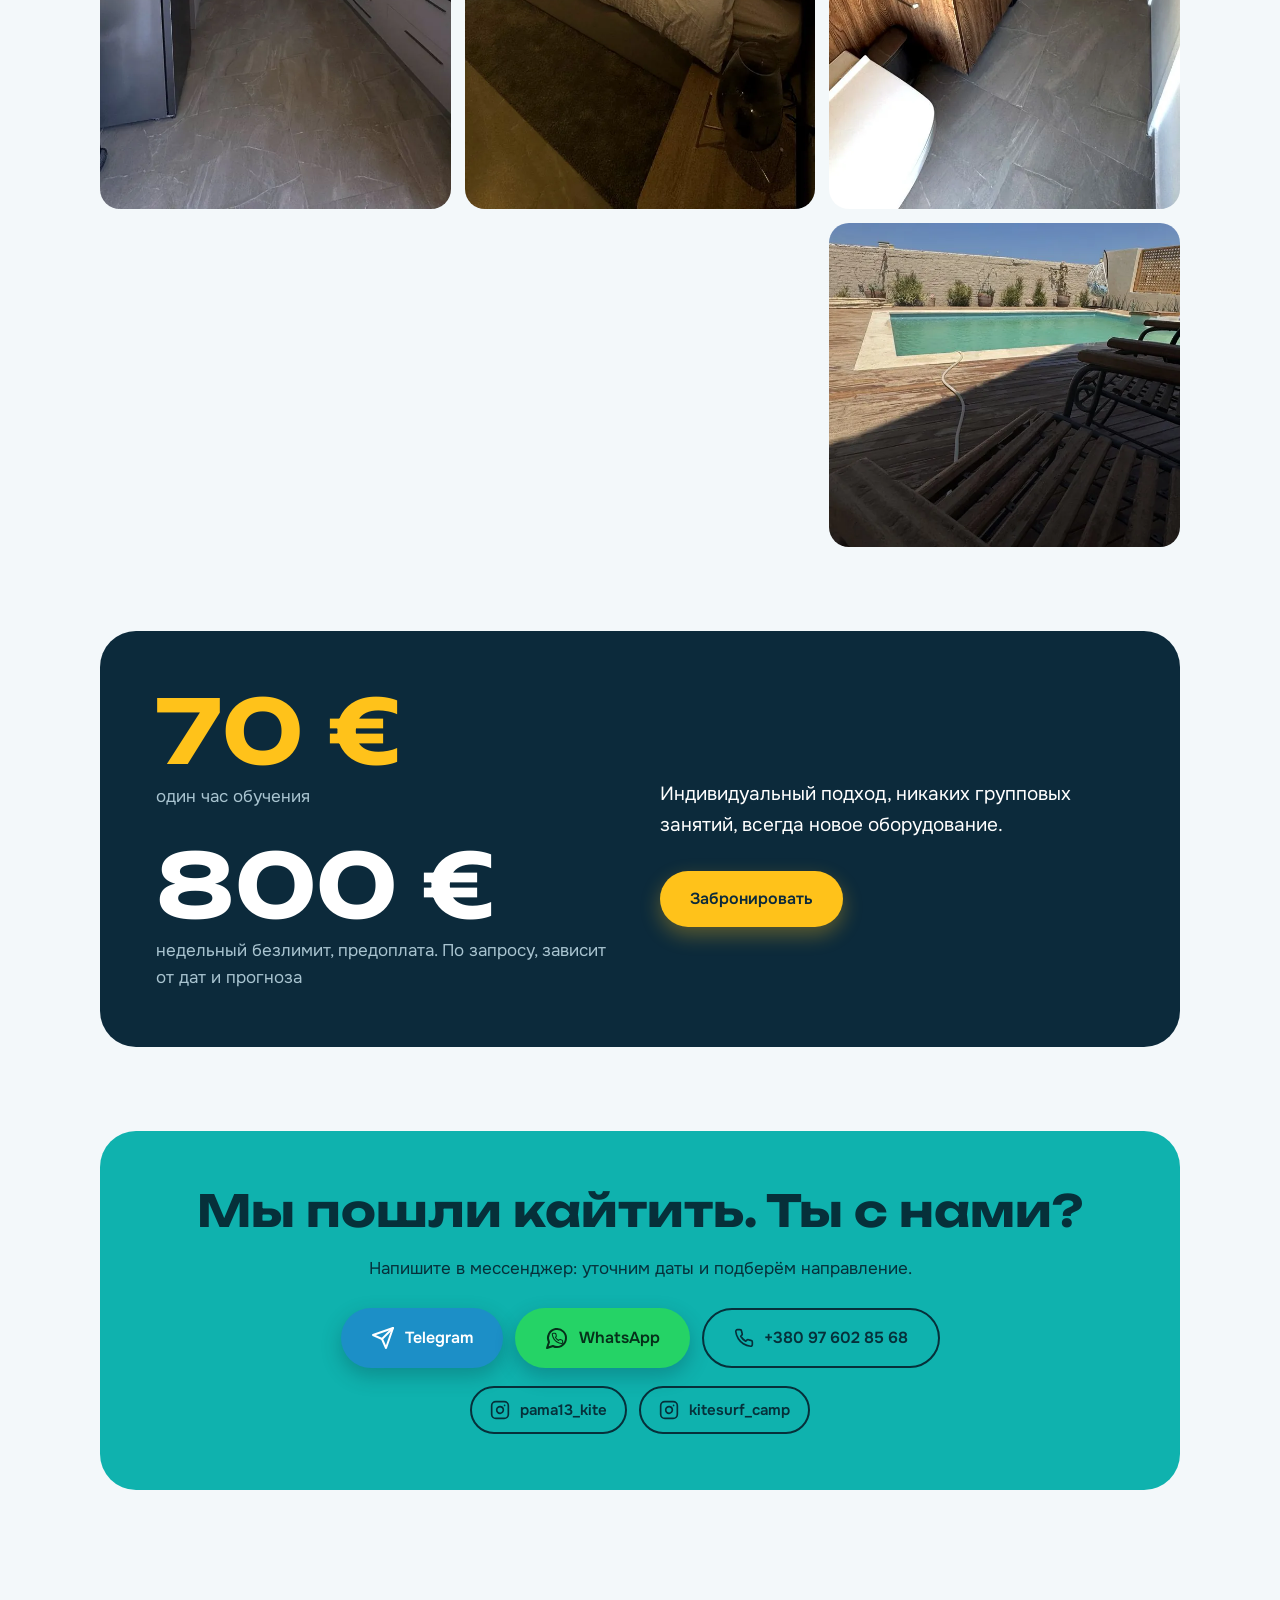
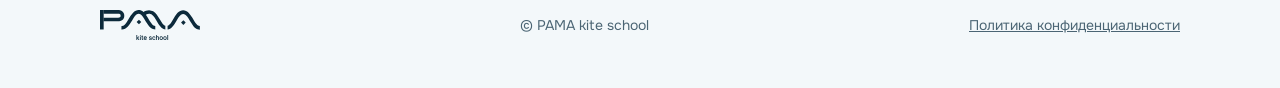
<file: villa.html>
<!DOCTYPE html>
<html lang="ru">
<head>
<meta charset="utf-8">
<meta name="viewport" content="width=device-width, initial-scale=1, viewport-fit=cover">
<title>Кайт-вилла в Египте: проживание рядом с кайт-станцией | PAMA</title>
<meta name="description" content="Кайт-вилла в Египте: 4 комнаты с двуспальными кроватями, бассейн, трансфер на спот включён. Проживание с апреля по июль и с сентября по ноябрь.">
<link rel="canonical" href="https://pama13.com/villa">
<meta property="og:title" content="Кайт-вилла в Египте: проживание рядом с кайт-станцией | PAMA">
<meta property="og:description" content="Кайт-вилла в Египте: 4 комнаты с двуспальными кроватями, бассейн, трансфер на спот включён. Проживание с апреля по июль и с сентября по ноябрь.">
<meta property="og:image" content="https://pama13.com/og-villa.jpg"><meta property="og:image:width" content="1200"><meta property="og:image:height" content="630"><meta name="twitter:card" content="summary_large_image"><meta name="twitter:image" content="https://pama13.com/og-villa.jpg">
<meta property="og:url" content="https://pama13.com/villa"><meta property="og:type" content="website">
<meta property="og:locale" content="ru_RU">

<link rel="icon" type="image/svg+xml" href="/favicon.svg"><link rel="icon" type="image/png" sizes="48x48" href="/favicon-48.png"><link rel="icon" href="/favicon.ico" sizes="any"><link rel="apple-touch-icon" href="/apple-touch-icon.png">
<link rel="preconnect" href="https://fonts.googleapis.com">
<link rel="preconnect" href="https://fonts.gstatic.com" crossorigin>
<link href="https://fonts.googleapis.com/css2?family=Unbounded:wght@500;700&family=Onest:wght@400;500;600&display=swap" rel="stylesheet">
<link rel="stylesheet" href="style.css">
<script>(function(m,e,t,r,i,k,a){m[i]=m[i]||function(){(m[i].a=m[i].a||[]).push(arguments)};m[i].l=1*new Date();for(var j=0;j<document.scripts.length;j++){if(document.scripts[j].src===r){return;}}k=e.createElement(t),a=e.getElementsByTagName(t)[0],k.async=1,k.src=r,a.parentNode.insertBefore(k,a)})(window,document,"script","https://mc.yandex.ru/metrika/tag.js","ym");ym(90837089,"init",{clickmap:true,trackLinks:true,accurateTrackBounce:true,webvisor:true});</script><noscript><div><img src="https://mc.yandex.ru/watch/90837089" style="position:absolute;left:-9999px" alt=""></div></noscript>
<link rel="preload" as="image" href="villa-living-wide.webp" fetchpriority="high">
<script type="application/ld+json">{"@context": "https://schema.org", "@type": "BreadcrumbList", "itemListElement": [{"@type": "ListItem", "position": 1, "name": "Главная", "item": "https://pama13.com/"}, {"@type": "ListItem", "position": 2, "name": "Кайт-вилла", "item": "https://pama13.com/villa"}]}</script>
</head>
<body>
<div id="intro" aria-hidden="true"><svg class="ilogo" role="img" aria-label="PAMA kite school" xmlns="http://www.w3.org/2000/svg" viewBox="0 0 1607 317.83"><defs><style>.cls-1{fill:#fff;}</style></defs><g><g><rect class="cls-1" y="0.02" width="58.92" height="313.36"/><path class="cls-1" d="M298.44,182.16H56.25V123.22l242.18,0c4.9,0,18.56-1.49,26.27-9.06,1.84-1.8,7.41-7.27,7.41-23.1,0-13.17-4.22-18.76-7.4-21.81-9.49-9.14-27.64-10.52-31.64-10.35l-1.13,0H56.25V0H291.51c7.13-.17,46.39.17,74.06,26.79C377.19,38,391,58.21,391,91.08c0,34-14,54.53-25.72,65.79C340.86,180.33,308.06,182.16,298.44,182.16Z"/><rect class="cls-1" x="600.42" y="167.16" width="52.98" height="52.98" transform="translate(320.55 -386.57) rotate(45)"/><rect class="cls-1" x="1315.62" y="175.99" width="52.98" height="52.98" transform="translate(536.27 -889.71) rotate(45)"/><path class="cls-1" d="M1005.05,217c-12.37-17.75-24-36-35.57-54.33-19.23-30.52-37.37-61.77-57.44-91.72-14.5-21.64-33.31-39.62-56.45-52.37-16.81-9.26-54.66-13-54.66-12.5C763.11,2.91,724.55,18.9,699.58,32.33,646.87-11.52,582.42-8.26,532,43.55,515.93,60,502.16,79.07,489.6,98.4c-18.5,28.48-34.17,58.8-52.64,87.31-11.53,17.8-24.37,35.37-39.49,50.12C381,251.91,363.34,258.48,345.7,256l-.81,58.17c2.51.15,5.06.23,7.63.23,37.42,0,67.92-16,92-43,17.14-19.18,32.31-40.39,46.36-62,18.35-28.23,34.39-57.94,52.07-86.61,11.72-19,25.13-36.87,43.61-50.07,22.49-16.06,47.8-16.87,69.47.17a170,170,0,0,1,33.43,35c15.24,21.58,27.9,44.95,42.19,67.22,18,28.07,35.5,56.56,55.19,83.43,16.55,22.59,38.3,40.22,65.46,49.17,11.94,3.94,24.7,5.4,37.69,8.11V256.44c-21.75-1.44-38.24-12.07-51.73-27.38-9.52-10.8-18.7-22.12-26.41-34.24-14.69-23.09-28.25-46.88-42.2-70.44-10.08-17-20.31-33.91-31.9-49.84,19.84-9.11,43.89-16.72,63.14-13.43,0,.37,5.59,1.7,8.24,2.22l.58.22,0-.08c24.79,5.11,41.07,22.69,55.75,42.19,8.85,11.75,16.85,24.2,24.5,36.78,17,28,33.17,56.58,50.53,84.39,14.87,23.82,32.28,45.75,54.7,63.16,17.15,13.32,35.93,22,56.74,25.11V255.39c-9.31-3.23-18.55-8.95-27.55-17.11C1017.36,231.84,1010.5,224.8,1005.05,217Z"/><path class="cls-1" d="M1555.26,231.06c-9.51-10.8-18.7-22.12-26.41-34.24-14.68-23.09-28.25-46.88-42.2-70.44-16.73-28.25-33.88-56.21-57-79.91-54.82-56.2-126-57.11-180.74-.92-16,16.45-29.8,35.52-42.35,54.85-18.51,28.48-34.17,58.8-52.64,87.31-11.53,17.8-24.38,35.37-39.49,50.12-8.56,8.34-17.42,14.11-26.44,17.4V315c29.1-4.41,53.51-19.21,73.52-41.61,17.15-19.18,32.31-40.39,46.36-62,18.35-28.23,34.39-57.94,52.08-86.61,11.72-19,25.12-36.87,43.61-50.07,22.48-16.06,47.79-16.87,69.46.17a170,170,0,0,1,33.44,35c15.24,21.58,27.9,44.95,42.18,67.22,18,28.07,35.51,56.56,55.2,83.43,16.55,22.59,38.29,40.22,65.45,49.17,12,3.94,24.71,5.4,37.7,8.11V258.44C1585.25,257,1568.75,246.37,1555.26,231.06Z"/></g></g></svg></div>
<script>try{if(sessionStorage.getItem("pama_intro")){document.getElementById("intro").style.display="none"}else{sessionStorage.setItem("pama_intro","1")}}catch(e){}</script>
<header><div class="wrap">
<a class="logo" href="index.html" aria-label="PAMA kite school: главная"><svg class="hlogo" role="img" aria-label="PAMA kite school" xmlns="http://www.w3.org/2000/svg" viewBox="0 0 1607 317.83"><defs><style>.cls-1{fill:#fff;}</style></defs><g><g><rect class="cls-1" y="0.02" width="58.92" height="313.36"/><path class="cls-1" d="M298.44,182.16H56.25V123.22l242.18,0c4.9,0,18.56-1.49,26.27-9.06,1.84-1.8,7.41-7.27,7.41-23.1,0-13.17-4.22-18.76-7.4-21.81-9.49-9.14-27.64-10.52-31.64-10.35l-1.13,0H56.25V0H291.51c7.13-.17,46.39.17,74.06,26.79C377.19,38,391,58.21,391,91.08c0,34-14,54.53-25.72,65.79C340.86,180.33,308.06,182.16,298.44,182.16Z"/><rect class="cls-1" x="600.42" y="167.16" width="52.98" height="52.98" transform="translate(320.55 -386.57) rotate(45)"/><rect class="cls-1" x="1315.62" y="175.99" width="52.98" height="52.98" transform="translate(536.27 -889.71) rotate(45)"/><path class="cls-1" d="M1005.05,217c-12.37-17.75-24-36-35.57-54.33-19.23-30.52-37.37-61.77-57.44-91.72-14.5-21.64-33.31-39.62-56.45-52.37-16.81-9.26-54.66-13-54.66-12.5C763.11,2.91,724.55,18.9,699.58,32.33,646.87-11.52,582.42-8.26,532,43.55,515.93,60,502.16,79.07,489.6,98.4c-18.5,28.48-34.17,58.8-52.64,87.31-11.53,17.8-24.37,35.37-39.49,50.12C381,251.91,363.34,258.48,345.7,256l-.81,58.17c2.51.15,5.06.23,7.63.23,37.42,0,67.92-16,92-43,17.14-19.18,32.31-40.39,46.36-62,18.35-28.23,34.39-57.94,52.07-86.61,11.72-19,25.13-36.87,43.61-50.07,22.49-16.06,47.8-16.87,69.47.17a170,170,0,0,1,33.43,35c15.24,21.58,27.9,44.95,42.19,67.22,18,28.07,35.5,56.56,55.19,83.43,16.55,22.59,38.3,40.22,65.46,49.17,11.94,3.94,24.7,5.4,37.69,8.11V256.44c-21.75-1.44-38.24-12.07-51.73-27.38-9.52-10.8-18.7-22.12-26.41-34.24-14.69-23.09-28.25-46.88-42.2-70.44-10.08-17-20.31-33.91-31.9-49.84,19.84-9.11,43.89-16.72,63.14-13.43,0,.37,5.59,1.7,8.24,2.22l.58.22,0-.08c24.79,5.11,41.07,22.69,55.75,42.19,8.85,11.75,16.85,24.2,24.5,36.78,17,28,33.17,56.58,50.53,84.39,14.87,23.82,32.28,45.75,54.7,63.16,17.15,13.32,35.93,22,56.74,25.11V255.39c-9.31-3.23-18.55-8.95-27.55-17.11C1017.36,231.84,1010.5,224.8,1005.05,217Z"/><path class="cls-1" d="M1555.26,231.06c-9.51-10.8-18.7-22.12-26.41-34.24-14.68-23.09-28.25-46.88-42.2-70.44-16.73-28.25-33.88-56.21-57-79.91-54.82-56.2-126-57.11-180.74-.92-16,16.45-29.8,35.52-42.35,54.85-18.51,28.48-34.17,58.8-52.64,87.31-11.53,17.8-24.38,35.37-39.49,50.12-8.56,8.34-17.42,14.11-26.44,17.4V315c29.1-4.41,53.51-19.21,73.52-41.61,17.15-19.18,32.31-40.39,46.36-62,18.35-28.23,34.39-57.94,52.08-86.61,11.72-19,25.12-36.87,43.61-50.07,22.48-16.06,47.79-16.87,69.46.17a170,170,0,0,1,33.44,35c15.24,21.58,27.9,44.95,42.18,67.22,18,28.07,35.51,56.56,55.2,83.43,16.55,22.59,38.29,40.22,65.45,49.17,12,3.94,24.71,5.4,37.7,8.11V258.44C1585.25,257,1568.75,246.37,1555.26,231.06Z"/></g></g></svg></a>
<nav><a href="index.html" class="d">Главная</a><a href="egypt.html">Египет</a><a href="vietnam.html">Вьетнам</a><a href="villa.html" class="d cur">Вилла</a><a href="index.html#tsena" class="d">Цены</a><a class="btn" href="#kontakty" style="padding:10px 20px;font-size:15px">Забронировать</a></nav>
</div></header>
<main id="top">
<div class="hero sm" style="--hero:url(villa-living-wide.webp)"><div class="wrap">
<div class="crumbs" style="color:#d5e6ec"><a href="index.html" style="color:#fff">Главная</a> / Вилла</div>
<h1>Кайт-вилла в Египте</h1>
<p>4 комнаты с двуспальными кроватями, бассейн, закрытая территория. Трансфер на спот и обратно включён в стоимость.</p>
<div class="row"><a class="btn" href="#kontakty">Уточнить даты и места</a><a class="btn line" href="egypt.html">Об обучении в Египте</a></div>
</div></div>
<section><div class="wrap">
<h2>О вилле</h2>
<div class="pr">
<div class="step"><h3 style="font-size:20px">Проживание</h3><p>4 комнаты, во всех двуспальные кровати. Вилла на закрытой территории, есть бассейн. До моря 5 минут пешком, но на этом берегу ничего нет: всё время мы проводим на кайт-станции.</p></div>
<div class="step"><h3 style="font-size:20px">До спота</h3><p>15 минут на машине. Трансфер на спот и обратно входит в стоимость.</p></div>
<div class="step"><h3 style="font-size:20px">Обучение</h3><p>Занятия индивидуальные: инструктор занимается с каждым учеником по очереди.</p></div>
<div class="step"><h3 style="font-size:20px">Питание</h3><p>Не входит в стоимость. На вилле хорошо оборудованная кухня, на кайт-станции есть хорошее кафе. Вечером едем на фуд-корт или в ресторан, а если нет сил, заказываем доставку. Вокруг виллы заведений нет.</p></div>
<div class="step wide"><h3 style="font-size:20px">Когда можно жить</h3><p>С апреля по июль и с сентября по ноябрь. Хотите жить на кайт-вилле? Уточняйте даты и места.</p>
<a class="btn" href="#kontakty" style="margin-top:16px">Уточнить даты и места</a></div>
</div></div></section>
<section style="padding-top:0"><div class="wrap">
<h2>Фото виллы</h2>
<div class="masonry">
<a href="villa-living.webp" target="_blank" rel="noopener"><img src="villa-living.webp" alt="Гостиная на кайт-вилле" loading="lazy" width="675" height="1200" decoding="async"></a>
<a href="villa-bed-purple.webp" target="_blank" rel="noopener"><img src="villa-bed-purple.webp" alt="Спальня на кайт-вилле" loading="lazy" width="675" height="1200" decoding="async"></a>
<a href="villa-kitchen.webp" target="_blank" rel="noopener"><img src="villa-kitchen.webp" alt="Кухня на кайт-вилле" loading="lazy" width="675" height="1200" decoding="async"></a>
<a href="villa-bed-flowers.webp" target="_blank" rel="noopener"><img src="villa-bed-flowers.webp" alt="Спальня с подсветкой картины" loading="lazy" width="675" height="1200" decoding="async"></a>
<a href="villa-dining.webp" target="_blank" rel="noopener"><img src="villa-dining.webp" alt="Обеденная зона" loading="lazy" width="675" height="1200" decoding="async"></a>
<a href="villa-bed-green.webp" target="_blank" rel="noopener"><img src="villa-bed-green.webp" alt="Спальня с туалетным столиком" loading="lazy" width="675" height="1200" decoding="async"></a>
<a href="villa-bed-pink.webp" target="_blank" rel="noopener"><img src="villa-bed-pink.webp" alt="Спальня с большим окном" loading="lazy" width="675" height="1200" decoding="async"></a>
<a href="villa-bed-single.webp" target="_blank" rel="noopener"><img src="villa-bed-single.webp" alt="Спальня с отдельной кроватью" loading="lazy" width="675" height="1200" decoding="async"></a>
<a href="villa-bath.webp" target="_blank" rel="noopener"><img src="villa-bath.webp" alt="Ванная комната с душем" loading="lazy" width="675" height="1200" decoding="async"></a>
<a href="villa-pool.webp" target="_blank" rel="noopener"><img src="villa-pool.webp" alt="Бассейн на кайт-вилле" loading="lazy" width="675" height="624" decoding="async"></a>
</div></div></section>
<section style="padding-top:0"><div class="wrap"><div class="price">
<div><div class="big">70 €</div><small>один час обучения</small><div class="big" style="color:#fff;margin-top:30px">800 €</div><small>недельный безлимит, предоплата. По запросу, зависит от дат и прогноза</small></div>
<div>
<p class="sub">Индивидуальный подход, никаких групповых занятий, всегда новое оборудование.</p><a class="btn" href="#kontakty" style="margin-top:12px">Забронировать</a></div>
</div></div></section>
<section id="kontakty" style="padding-top:0"><div class="wrap"><div class="contact">
<h2>Мы пошли кайтить. Ты с нами?</h2>
<p>Напишите в мессенджер: уточним даты и подберём направление.</p>
<div class="row">
<a class="btn tg" href="https://t.me/Pama13" onclick="window.ym&&ym(90837089,'reachGoal','tg_click')"><svg class="ic" viewBox="0 0 24 24" aria-hidden="true"><path d="m22 2-7 20-4-9-9-4Z"/><path d="M22 2 11 13"/></svg>Telegram</a>
<a class="btn wa" href="https://wa.me/79897724274" onclick="window.ym&&ym(90837089,'reachGoal','wa_click')"><svg class="ic" viewBox="0 0 24 24" aria-hidden="true"><path d="M7.9 20A9 9 0 1 0 4 16.1L2 22Z"/><path transform="translate(6.2 6.2) scale(.52)" d="M22 16.92v3a2 2 0 0 1-2.18 2 19.79 19.79 0 0 1-8.63-3.07 19.5 19.5 0 0 1-6-6 19.79 19.79 0 0 1-3.07-8.67A2 2 0 0 1 4.11 2h3a2 2 0 0 1 2 1.72 12.84 12.84 0 0 0 .7 2.81 2 2 0 0 1-.45 2.11L8.09 9.91a16 16 0 0 0 6 6l1.27-1.27a2 2 0 0 1 2.11-.45 12.84 12.84 0 0 0 2.81.7A2 2 0 0 1 22 16.92z"/></svg>WhatsApp</a>
<a class="btn line" href="tel:+380976028568" onclick="window.ym&&ym(90837089,'reachGoal','phone_click')"><svg class="ic" viewBox="0 0 24 24" aria-hidden="true"><path d="M22 16.92v3a2 2 0 0 1-2.18 2 19.79 19.79 0 0 1-8.63-3.07 19.5 19.5 0 0 1-6-6 19.79 19.79 0 0 1-3.07-8.67A2 2 0 0 1 4.11 2h3a2 2 0 0 1 2 1.72 12.84 12.84 0 0 0 .7 2.81 2 2 0 0 1-.45 2.11L8.09 9.91a16 16 0 0 0 6 6l1.27-1.27a2 2 0 0 1 2.11-.45 12.84 12.84 0 0 0 2.81.7A2 2 0 0 1 22 16.92z"/></svg>+380 97 602 85 68</a>
</div>
<div class="row ig">
<a class="btn line sm" href="https://instagram.com/pama13_kite" onclick="window.ym&&ym(90837089,'reachGoal','insta_click')"><svg class="ic" viewBox="0 0 24 24" aria-hidden="true"><rect x="2" y="2" width="20" height="20" rx="5"/><path d="M16 11.37A4 4 0 1 1 12.63 8 4 4 0 0 1 16 11.37z"/><path d="M17.5 6.5h.01"/></svg>pama13_kite</a>
<a class="btn line sm" href="https://instagram.com/kitesurf_camp" onclick="window.ym&&ym(90837089,'reachGoal','insta_click')"><svg class="ic" viewBox="0 0 24 24" aria-hidden="true"><rect x="2" y="2" width="20" height="20" rx="5"/><path d="M16 11.37A4 4 0 1 1 12.63 8 4 4 0 0 1 16 11.37z"/><path d="M17.5 6.5h.01"/></svg>kitesurf_camp</a>
</div>
</div></div></section>
</main>
<footer><div class="wrap"><svg class="flogo" role="img" aria-label="PAMA kite school" xmlns="http://www.w3.org/2000/svg" viewBox="0 0 1607 482.8"><g><g><path d="M604.37,457.42l-5.66,5.82v18.51H586V401.2h12.75v46.46l4-5L618.37,425h15.32L612.6,448.66l23.34,33.09H621.21Z"/><path d="M642,410.22a6.88,6.88,0,0,1,1.86-4.92,7,7,0,0,1,5.32-1.95,7.1,7.1,0,0,1,5.35,1.95,6.82,6.82,0,0,1,1.89,4.92,6.6,6.6,0,0,1-1.89,4.83,7.13,7.13,0,0,1-5.35,1.93,7,7,0,0,1-5.32-1.93A6.66,6.66,0,0,1,642,410.22Zm13.53,71.53H642.81V425h12.75Z"/><path d="M685.4,411.21V425h10v9.44h-10v31.68c0,2.16.43,3.73,1.29,4.69s2.38,1.44,4.58,1.44a19.59,19.59,0,0,0,4.46-.52v9.86a31.53,31.53,0,0,1-8.39,1.2q-14.69,0-14.68-16.2V434.45h-9.34V425h9.34v-13.8Z"/><path d="M730.14,482.8q-12.12,0-19.64-7.63T703,454.85v-1.57a34,34,0,0,1,3.28-15.19,25,25,0,0,1,9.2-10.41A24.36,24.36,0,0,1,728.67,424q11.6,0,17.91,7.39t6.32,20.93v5.14H715.82q.57,7,4.69,11.12a14.09,14.09,0,0,0,10.36,4.09,17.26,17.26,0,0,0,14.27-7.08L752,472.1a23,23,0,0,1-9.1,7.9A28.51,28.51,0,0,1,730.14,482.8Zm-1.52-48.61a10.72,10.72,0,0,0-8.47,3.67q-3.23,3.66-4.12,10.22h24.28v-.94q-.42-6.4-3.41-9.68A10.65,10.65,0,0,0,728.62,434.19Z"/><path d="M821.34,466.34a5.78,5.78,0,0,0-2.8-5.2q-2.82-1.78-9.31-3.14a47.74,47.74,0,0,1-10.86-3.47q-9.54-4.61-9.55-13.37A15.13,15.13,0,0,1,795,428.89q6.19-4.93,15.74-4.93,10.17,0,16.44,5a16,16,0,0,1,6.27,13.06H820.71a7.87,7.87,0,0,0-2.73-6.11,10.46,10.46,0,0,0-7.23-2.44,11.34,11.34,0,0,0-6.85,1.94,6.15,6.15,0,0,0-2.65,5.2,5.17,5.17,0,0,0,2.47,4.56q2.46,1.62,10,3.28a47.22,47.22,0,0,1,11.78,3.93,16.65,16.65,0,0,1,6.34,5.48,13.9,13.9,0,0,1,2.08,7.76,14.8,14.8,0,0,1-6.35,12.41q-6.35,4.74-16.63,4.74a29.48,29.48,0,0,1-12.43-2.51,20.49,20.49,0,0,1-8.49-6.93,16.35,16.35,0,0,1-3-9.49h12.37a9,9,0,0,0,3.41,6.95,13.29,13.29,0,0,0,8.34,2.44q5,0,7.66-1.92A5.9,5.9,0,0,0,821.34,466.34Z"/><path d="M868.28,472.63a11.55,11.55,0,0,0,7.92-2.78,9.48,9.48,0,0,0,3.36-6.87h12a18.62,18.62,0,0,1-3.31,9.88,21.64,21.64,0,0,1-8.39,7.27,25,25,0,0,1-11.43,2.67q-11.91,0-18.88-7.71t-7-21.29v-1.31q0-13,6.92-20.74T868.39,424q10.11,0,16.49,5.9t6.69,15.5h-12a11.67,11.67,0,0,0-3.33-8,10.71,10.71,0,0,0-8-3.14,11.19,11.19,0,0,0-9.54,4.48q-3.36,4.49-3.41,13.61v2q0,9.24,3.33,13.77T868.28,472.63Z"/><path d="M913.75,431.2A19.93,19.93,0,0,1,929.54,424q18.13,0,18.41,20.72v37.07H935.2v-36.6q0-5.88-2.54-8.32c-1.7-1.62-4.19-2.44-7.47-2.44a12.29,12.29,0,0,0-11.44,6.82v40.54H901V401.2h12.74Z"/><path d="M958.44,452.86a33.52,33.52,0,0,1,3.3-15A24.16,24.16,0,0,1,971,427.55,26.22,26.22,0,0,1,984.76,424q11.49,0,18.65,7.39t7.73,19.62l.06,3a33.79,33.79,0,0,1-3.23,15,23.86,23.86,0,0,1-9.23,10.22,26.28,26.28,0,0,1-13.87,3.62q-12,0-19.22-8t-7.21-21.32Zm12.74,1.1q0,8.76,3.62,13.71a11.75,11.75,0,0,0,10.07,5,11.62,11.62,0,0,0,10-5q3.6-5,3.59-14.73,0-8.61-3.69-13.64a12.48,12.48,0,0,0-20-.08Q971.18,444.11,971.18,454Z"/><path d="M1019.59,452.86a33.52,33.52,0,0,1,3.3-15,24.16,24.16,0,0,1,9.28-10.28,26.23,26.23,0,0,1,13.75-3.59q11.47,0,18.64,7.39T1072.3,451l0,3a33.79,33.79,0,0,1-3.23,15,23.8,23.8,0,0,1-9.23,10.22A26.25,26.25,0,0,1,1046,482.8q-12,0-19.22-8t-7.21-21.32Zm12.74,1.1q0,8.76,3.62,13.71a11.75,11.75,0,0,0,10.07,5,11.62,11.62,0,0,0,10-5q3.6-5,3.6-14.73,0-8.61-3.7-13.64a12.48,12.48,0,0,0-20-.08Q1032.34,444.11,1032.33,454Z"/><path d="M1096.68,481.75h-12.74V401.2h12.74Z"/><rect y="0.02" width="58.92" height="313.36"/><path d="M298.44,182.16H56.25V123.22l242.18,0c4.9,0,18.56-1.49,26.27-9.06,1.84-1.8,7.41-7.27,7.41-23.1,0-13.17-4.22-18.76-7.4-21.81-9.49-9.14-27.64-10.52-31.64-10.35l-1.13,0H56.25V0H291.51c7.13-.17,46.39.17,74.06,26.79C377.19,38,391,58.21,391,91.08c0,34-14,54.53-25.72,65.79C340.86,180.33,308.06,182.16,298.44,182.16Z"/><rect x="600.42" y="167.16" width="52.98" height="52.98" transform="translate(320.55 -386.57) rotate(45)"/><rect x="1315.62" y="175.99" width="52.98" height="52.98" transform="translate(536.27 -889.71) rotate(45)"/><path d="M1005.05,217c-12.37-17.75-24-36-35.57-54.33-19.23-30.52-37.37-61.77-57.44-91.72-14.5-21.64-33.31-39.62-56.45-52.37-16.81-9.26-54.66-13-54.66-12.5C763.11,2.91,724.55,18.9,699.58,32.33,646.87-11.52,582.42-8.26,532,43.55,515.93,60,502.16,79.07,489.6,98.4c-18.5,28.48-34.17,58.8-52.64,87.31-11.53,17.8-24.37,35.37-39.49,50.12C381,251.91,363.34,258.48,345.7,256l-.81,58.17c2.51.15,5.06.23,7.63.23,37.42,0,67.92-16,92-43,17.14-19.18,32.31-40.39,46.36-62,18.35-28.23,34.39-57.94,52.07-86.61,11.72-19,25.13-36.87,43.61-50.07,22.49-16.06,47.8-16.87,69.47.17a170,170,0,0,1,33.43,35c15.24,21.58,27.9,44.95,42.19,67.22,18,28.07,35.5,56.56,55.19,83.43,16.55,22.59,38.3,40.22,65.46,49.17,11.94,3.94,24.7,5.4,37.69,8.11V256.44c-21.75-1.44-38.24-12.07-51.73-27.38-9.52-10.8-18.7-22.12-26.41-34.24-14.69-23.09-28.25-46.88-42.2-70.44-10.08-17-20.31-33.91-31.9-49.84,19.84-9.11,43.89-16.72,63.14-13.43,0,.37,5.59,1.7,8.24,2.22l.58.22,0-.08c24.79,5.11,41.07,22.69,55.75,42.19,8.85,11.75,16.85,24.2,24.5,36.78,17,28,33.17,56.58,50.53,84.39,14.87,23.82,32.28,45.75,54.7,63.16,17.15,13.32,35.93,22,56.74,25.11V255.39c-9.31-3.23-18.55-8.95-27.55-17.11C1017.36,231.84,1010.5,224.8,1005.05,217Z"/><path d="M1555.26,231.06c-9.51-10.8-18.7-22.12-26.41-34.24-14.68-23.09-28.25-46.88-42.2-70.44-16.73-28.25-33.88-56.21-57-79.91-54.82-56.2-126-57.11-180.74-.92-16,16.45-29.8,35.52-42.35,54.85-18.51,28.48-34.17,58.8-52.64,87.31-11.53,17.8-24.38,35.37-39.49,50.12-8.56,8.34-17.42,14.11-26.44,17.4V315c29.1-4.41,53.51-19.21,73.52-41.61,17.15-19.18,32.31-40.39,46.36-62,18.35-28.23,34.39-57.94,52.08-86.61,11.72-19,25.12-36.87,43.61-50.07,22.48-16.06,47.79-16.87,69.46.17a170,170,0,0,1,33.44,35c15.24,21.58,27.9,44.95,42.18,67.22,18,28.07,35.51,56.56,55.2,83.43,16.55,22.59,38.29,40.22,65.45,49.17,12,3.94,24.71,5.4,37.7,8.11V258.44C1585.25,257,1568.75,246.37,1555.26,231.06Z"/></g></g></svg><span>© PAMA kite school</span><a href="privacy-policy.html">Политика конфиденциальности</a></div></footer>
<div class="fab" id="fab"><a class="tg" href="https://t.me/Pama13" aria-label="Написать в Telegram" onclick="window.ym&&ym(90837089,'reachGoal','tg_click')"><svg class="ic" viewBox="0 0 24 24" aria-hidden="true"><path d="m22 2-7 20-4-9-9-4Z"/><path d="M22 2 11 13"/></svg><span>Написать</span></a><a class="wa" href="https://wa.me/79897724274" aria-label="Написать в WhatsApp" onclick="window.ym&&ym(90837089,'reachGoal','wa_click')"><svg class="ic" viewBox="0 0 24 24" aria-hidden="true"><path d="M7.9 20A9 9 0 1 0 4 16.1L2 22Z"/><path transform="translate(6.2 6.2) scale(.52)" d="M22 16.92v3a2 2 0 0 1-2.18 2 19.79 19.79 0 0 1-8.63-3.07 19.5 19.5 0 0 1-6-6 19.79 19.79 0 0 1-3.07-8.67A2 2 0 0 1 4.11 2h3a2 2 0 0 1 2 1.72 12.84 12.84 0 0 0 .7 2.81 2 2 0 0 1-.45 2.11L8.09 9.91a16 16 0 0 0 6 6l1.27-1.27a2 2 0 0 1 2.11-.45 12.84 12.84 0 0 0 2.81.7A2 2 0 0 1 22 16.92z"/></svg></a></div>
<script>(function(){var f=document.getElementById("fab"),k=document.getElementById("kontakty"),h=document.querySelector(".hero");if(!f||!k||!("IntersectionObserver"in window))return;var a=0,b=0;function u(){f.classList.toggle("off",!!(a||b))}new IntersectionObserver(function(e){a=e[0].isIntersecting;u()}).observe(k);if(h)new IntersectionObserver(function(e){b=e[0].isIntersecting;u()},{threshold:.35}).observe(h)})();</script>
</body>
</html>
</file>
<file: style.css>
:root{--bg:#f3f8fa;--ink:#0c2a3b;--soft:#4b6574;--sea:#0fb2ae;--sun:#ffc21a;--card:#fff;--line:#d8e6ec;
box-sizing:border-box;padding-top:env(safe-area-inset-top,0px);padding-bottom:env(safe-area-inset-bottom,0px);color-scheme:light}
@media (prefers-color-scheme:dark){:root:not([data-theme="light"]){--bg:#0a1c27;--ink:#eaf4f7;--soft:#9db6c2;--card:#10303f;--line:#1c4558;color-scheme:dark}}
:root[data-theme="dark"]{--bg:#0a1c27;--ink:#eaf4f7;--soft:#9db6c2;--card:#10303f;--line:#1c4558;color-scheme:dark}
html{scroll-behavior:smooth;scroll-padding-top:calc(72px + env(safe-area-inset-top,0px))}
*,*::before,*::after{box-sizing:border-box}
body{margin:0;background:var(--bg);color:var(--ink);font:400 17px/1.6 Onest,system-ui,sans-serif}
img{max-width:100%;height:auto;display:block}
h1,h2,h3{font-family:Unbounded,Onest,sans-serif;line-height:1.1;margin:0;font-weight:700}
a{color:inherit}
.wrap{max-width:1120px;margin:0 auto;padding:0 20px}
header{position:fixed;top:0;left:0;right:0;z-index:20;padding-top:env(safe-area-inset-top,0px);background:rgba(10,28,39,.55);backdrop-filter:blur(10px)}
header .wrap{display:flex;align-items:center;justify-content:space-between;height:64px}
.logo{font:700 18px Unbounded,sans-serif;color:#fff;text-decoration:none;letter-spacing:.02em}
nav{display:flex;gap:22px;align-items:center}
nav a{color:#fff;text-decoration:none;font-weight:500;font-size:15px}
.btn{display:inline-block;background:var(--sun);color:#0c2a3b;font-weight:600;padding:14px 26px;border-radius:999px;text-decoration:none;border:0;font-size:16px}
.btn:hover{filter:brightness(1.05)}
.btn.line{background:transparent;color:inherit;border:2px solid currentColor}
:focus-visible{outline:3px solid var(--sea);outline-offset:3px}
.hero{min-height:100svh;display:flex;align-items:flex-end;color:#fff;background:linear-gradient(180deg,rgba(6,24,36,.25),rgba(6,24,36,.7)),var(--hero) center 35%/cover}
.hero .wrap{padding-bottom:64px;padding-top:120px}
.hero h1{font-size:clamp(30px,5.6vw,68px);max-width:15em}
.hero p{max-width:34em;font-size:clamp(17px,2.2vw,21px);margin:20px 0 28px;color:#e6f1f5}
.hero .row{display:flex;gap:12px;flex-wrap:wrap}
section{padding:84px 0}
h2{font-size:clamp(26px,4.4vw,44px);margin-bottom:20px}
.two{display:grid;grid-template-columns:1.1fr 1fr;gap:48px;align-items:center}
.two img{border-radius:28px;width:100%;aspect-ratio:4/5;object-fit:cover}
.two p{color:var(--soft)}
.ticks{list-style:none;padding:0;margin:22px 0 0;display:grid;gap:10px}
.ticks li{padding-left:30px;position:relative}
.ticks li::before{content:"";position:absolute;left:0;top:.5em;width:16px;height:16px;border-radius:50%;background:var(--sea)}
.steps{display:grid;grid-template-columns:repeat(3,1fr);gap:20px;margin-top:32px}
.steps.four{grid-template-columns:repeat(2,1fr)}
.step{background:var(--card);border:1px solid var(--line);border-radius:22px;padding:28px}
.step b{font:700 40px Unbounded,sans-serif;color:var(--sea)}
.step p{margin:10px 0 0;color:var(--soft)}
.price{background:#0c2a3b;color:#fff;border-radius:36px;padding:56px;display:grid;grid-template-columns:1fr 1fr;gap:40px;align-items:center}
.price .big{font:700 clamp(48px,8vw,88px) Unbounded,sans-serif;color:var(--sun);line-height:1}
.price small{display:block;color:#a9c4d0;font-size:17px;margin-top:8px}
.price .sub{margin-top:28px;font-size:19px}
.price .sub strong{color:var(--sun)}
.coach{display:grid;grid-template-columns:.9fr 1.1fr;gap:48px;align-items:center}
.coach img{border-radius:28px;aspect-ratio:4/5;object-fit:cover;width:100%}
.facts{display:grid;grid-template-columns:1fr 1fr;gap:14px;margin:24px 0}
.facts div{background:var(--card);border:1px solid var(--line);border-radius:18px;padding:16px 18px}
.facts span{display:block;color:var(--soft);font-size:14px}
.countries{display:grid;grid-template-columns:repeat(2,1fr);gap:20px;margin-top:32px}
.country{background:var(--card);border:1px solid var(--line);border-radius:24px;overflow:hidden}
.country img{aspect-ratio:16/10;object-fit:cover;width:100%}
.country div{padding:24px}
.country p{color:var(--soft);margin:8px 0 0}
.country.text{padding:28px}
.contact{background:var(--sea);color:#06303a;border-radius:36px;padding:56px;text-align:center}
.contact h2{color:#06303a}
.contact .row{display:flex;gap:12px;justify-content:center;flex-wrap:wrap;margin:26px 0 18px}
.contact .btn{background:#0c2a3b;color:#fff}
.contact .btn.line{background:transparent;color:#06303a}
footer{padding:36px 0 48px;color:var(--soft);font-size:14px}
footer .wrap{display:flex;justify-content:space-between;flex-wrap:wrap;gap:12px}
@media (max-width:820px){
 nav a.d,nav .btn{display:none}
 .two,.coach,.price,.steps,.countries{grid-template-columns:1fr}
 .two img,.coach img{aspect-ratio:4/3}
 .price,.contact{padding:36px 24px;border-radius:28px}
 section{padding:60px 0}
 .steps.four{grid-template-columns:1fr}
 .hero .wrap{padding-bottom:40px}
}
@media (prefers-reduced-motion:reduce){html{scroll-behavior:auto}}
.logo{display:block}.hlogo{height:26px;width:auto;display:block}.flogo{height:30px;width:auto;display:block;color:var(--ink)}.flogo path,.flogo rect{fill:currentColor}footer .wrap{align-items:center}
#intro{position:fixed;inset:0;z-index:100;background:#0c2a3b;display:grid;place-content:center;justify-items:center;gap:clamp(14px,3vw,26px);animation:introOut .7s ease 1.5s forwards}
#intro::after{content:"kite school";color:#fff;font:600 clamp(16px,3.2vw,28px) Unbounded,Onest,sans-serif;letter-spacing:.42em;margin-right:-.42em;opacity:0;animation:introIn 1s ease .45s both}
.ilogo{width:min(62vw,400px);height:auto;animation:introIn 1s ease both}
@keyframes introIn{from{opacity:0;transform:translateY(14px) scale(.96)}to{opacity:1;transform:none}}
@keyframes introOut{to{opacity:0;visibility:hidden}}
@media (prefers-reduced-motion:reduce){#intro{display:none}}
.gal{display:grid;grid-template-columns:1.4fr 1fr;grid-template-rows:1fr 1fr;gap:14px;margin:28px 0}
.gal img{width:100%;height:100%;object-fit:cover;border-radius:22px;min-height:180px}
.gal .g1{grid-row:1/3}
.pr{display:grid;grid-template-columns:repeat(2,1fr);gap:20px}
.pr .step p{color:var(--soft)}
.pr .wide{grid-column:1/-1}
.country p a{color:var(--sea);font-weight:600}
@media (max-width:820px){.gal{grid-template-columns:1fr;grid-template-rows:none}.gal .g1{grid-row:auto}.pr{grid-template-columns:1fr}}

.ic{width:20px;height:20px;margin-right:10px;flex:none;stroke:currentColor;fill:none;stroke-width:2;stroke-linecap:round;stroke-linejoin:round}
.contact .btn{display:inline-flex;align-items:center;justify-content:center}
.contact .btn.tg{background:#1c8fc7;color:#fff}
.contact .btn.wa{background:#25D366;color:#06301a}
.contact .btn.line{background:transparent;color:#06303a}
.contact .btn.tg .ic,.contact .btn.wa .ic{width:24px;height:24px}
.contact .btn.line{box-shadow:none}
.contact .btn.sm{padding:10px 18px;font-size:15px;box-shadow:none}
.contact .row.ig{margin:0}
.btn{padding:15px 30px;font-weight:600;box-shadow:0 8px 20px rgba(255,194,26,.32);transition:transform .18s ease,box-shadow .18s ease,background .18s ease,color .18s ease}
.btn:hover{transform:translateY(-2px);box-shadow:0 12px 26px rgba(255,194,26,.42)}
.btn:active{transform:translateY(0)}
.btn.line{box-shadow:none}
.btn.line:hover{background:#fff;color:#0c2a3b;box-shadow:none}
.contact .btn{box-shadow:0 8px 20px rgba(6,48,58,.28)}
.contact .btn.line:hover{background:#06303a;color:#fff}
.more{display:inline-block;margin-top:16px;padding:11px 22px;border:2px solid var(--sea);border-radius:999px;color:var(--sea);font-weight:600;text-decoration:none;font-size:15px;transition:background .18s ease,color .18s ease}
.more:hover{background:var(--sea);color:#fff}
.hero.sm{min-height:64svh}
.hero.sm .wrap{padding-bottom:48px}
nav a.cur{border-bottom:2px solid var(--sun)}
.crumbs{color:var(--soft);font-size:15px;margin-bottom:18px}
.crumbs a{color:var(--sea)}
.lead{color:var(--soft);max-width:40em}

.masonry{columns:3 260px;column-gap:14px;margin-top:24px}
.masonry a{display:block;margin-bottom:14px;border-radius:20px;overflow:hidden}
.masonry img{width:100%;display:block;transition:transform .3s ease}
.masonry a:hover img{transform:scale(1.03)}
.promo{display:grid;grid-template-columns:1fr 1.2fr;gap:36px;align-items:center;background:var(--card);border:1px solid var(--line);border-radius:28px;padding:20px}
.promo img{width:100%;aspect-ratio:4/5;object-fit:cover;border-radius:20px}
.promo p{color:var(--soft)}
.step .more{margin-top:14px}
@media (min-width:821px){.gal{grid-template-rows:repeat(2,250px)}}
.gal img{height:100%}
.gal.two{grid-template-columns:1fr 1fr}
@media (min-width:821px){.gal.two{grid-template-rows:340px}}
.gal.two .g1{grid-row:auto}
@media (max-width:820px){.gal img{height:auto;aspect-ratio:4/3}}
.promo img{aspect-ratio:5/4}
@media (max-width:820px){.promo{grid-template-columns:1fr;gap:20px}.promo img{aspect-ratio:4/3}}

.tbl{width:100%;max-width:560px;border-collapse:collapse;margin-top:14px}
.tbl td{padding:10px 0;border-bottom:1px solid var(--line);font-size:18px}
.tbl td:last-child{text-align:right;font-weight:700}
.step h3{margin:0 0 6px;font-size:20px}
.faq details{background:var(--card);border:1px solid var(--line);border-radius:18px;padding:18px 24px;margin-bottom:12px}
.faq summary{cursor:pointer;font-weight:600;font-size:18px;list-style:none}
.faq summary::-webkit-details-marker{display:none}
.faq summary::after{content:"+";float:right;color:var(--sea);font-size:24px;line-height:1}
.faq details[open] summary::after{content:"–"}
.faq details p{margin:12px 0 0;color:var(--soft)}

.fab{position:fixed;right:14px;bottom:calc(14px + env(safe-area-inset-bottom,0px));z-index:30;display:none;gap:10px;transition:opacity .25s,transform .25s}
.fab.off{opacity:0;transform:translateY(20px);pointer-events:none}
.fab a{display:inline-flex;align-items:center;justify-content:center;height:52px;min-width:52px;padding:0 16px;border-radius:999px;color:#fff;text-decoration:none;font-weight:600;font-size:16px;box-shadow:0 8px 22px rgba(0,0,0,.3)}
.fab .tg{background:#1c8fc7}.fab .wa{background:#25D366;color:#06301a;padding:0}
.fab .ic{width:24px;height:24px;margin-right:0}.fab .tg .ic{margin-right:8px}
@media (max-width:820px){.fab{display:flex}}

.step .ticks{margin-top:16px}
.step .ticks li{font-size:16px;color:var(--soft)}
.step .ticks strong{color:var(--ink)}

.bar{display:flex;align-items:center;justify-content:space-between;gap:16px;flex-wrap:wrap;background:var(--card);border:1px solid var(--line);border-radius:22px;padding:22px 28px}
.bar h3{font-size:20px;margin:0}.bar p{margin:6px 0 0;color:var(--soft)}.bar .more{margin-top:0}
.gal.four{grid-template-columns:1fr 1fr}.gal.four .g1{grid-row:auto}@media (min-width:821px){.gal.four{grid-template-rows:repeat(2,260px)}}@media (max-width:820px){.gal.four{grid-template-columns:1fr}}
.gal.four{grid-template-rows:none!important}.gal.four img{height:auto!important;aspect-ratio:4/3}
</file>
